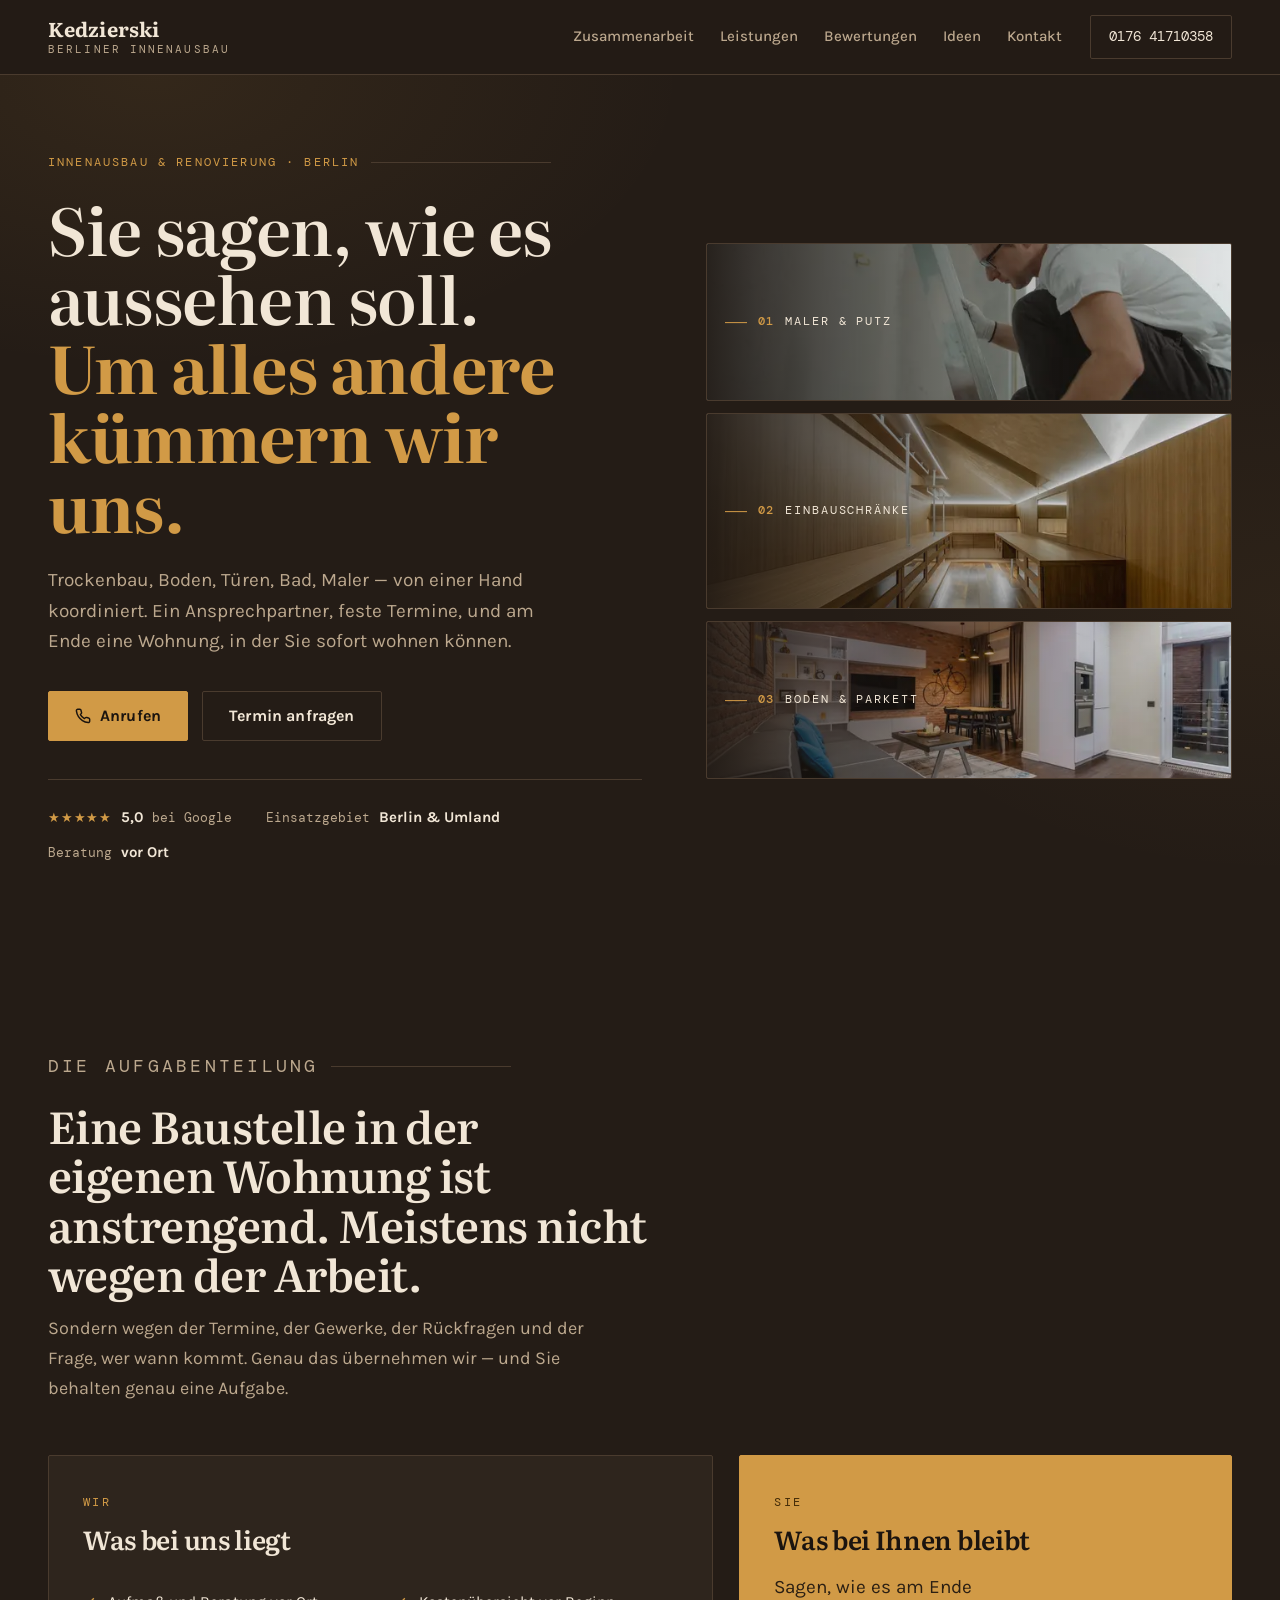
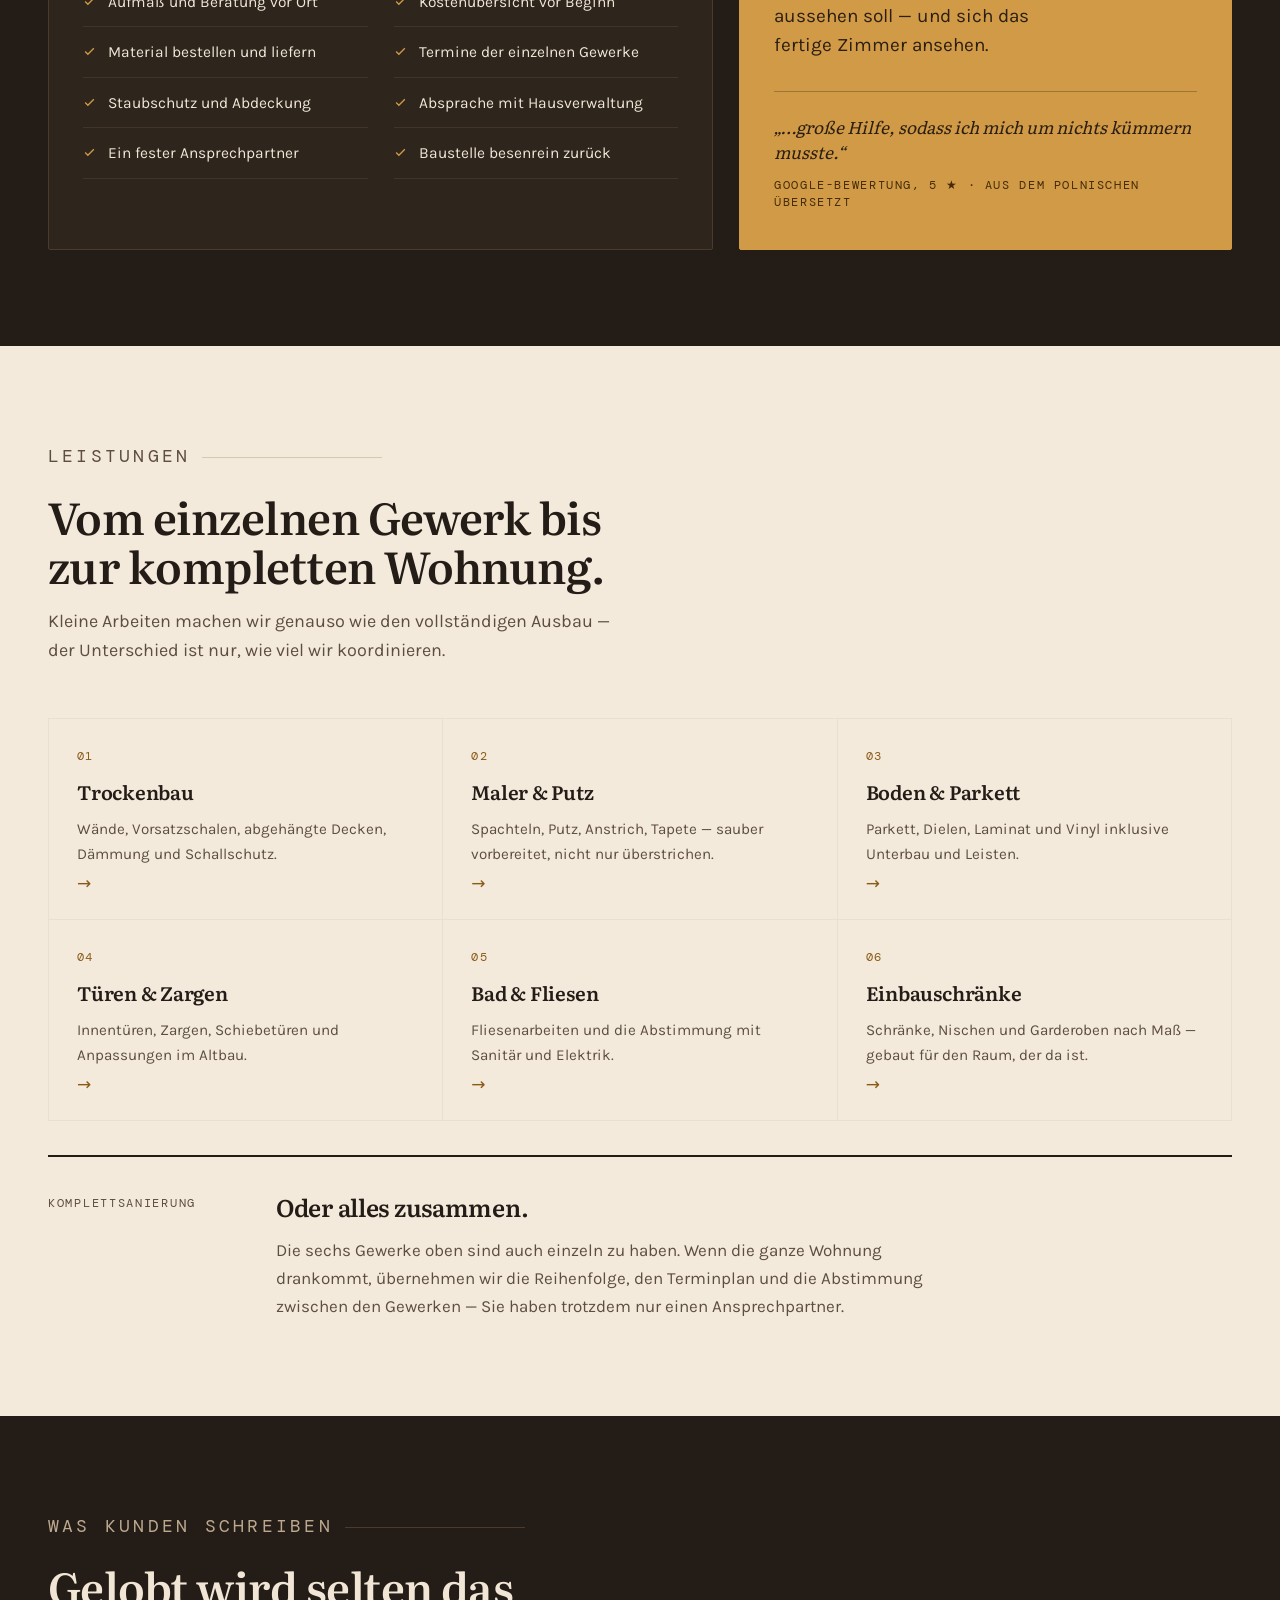
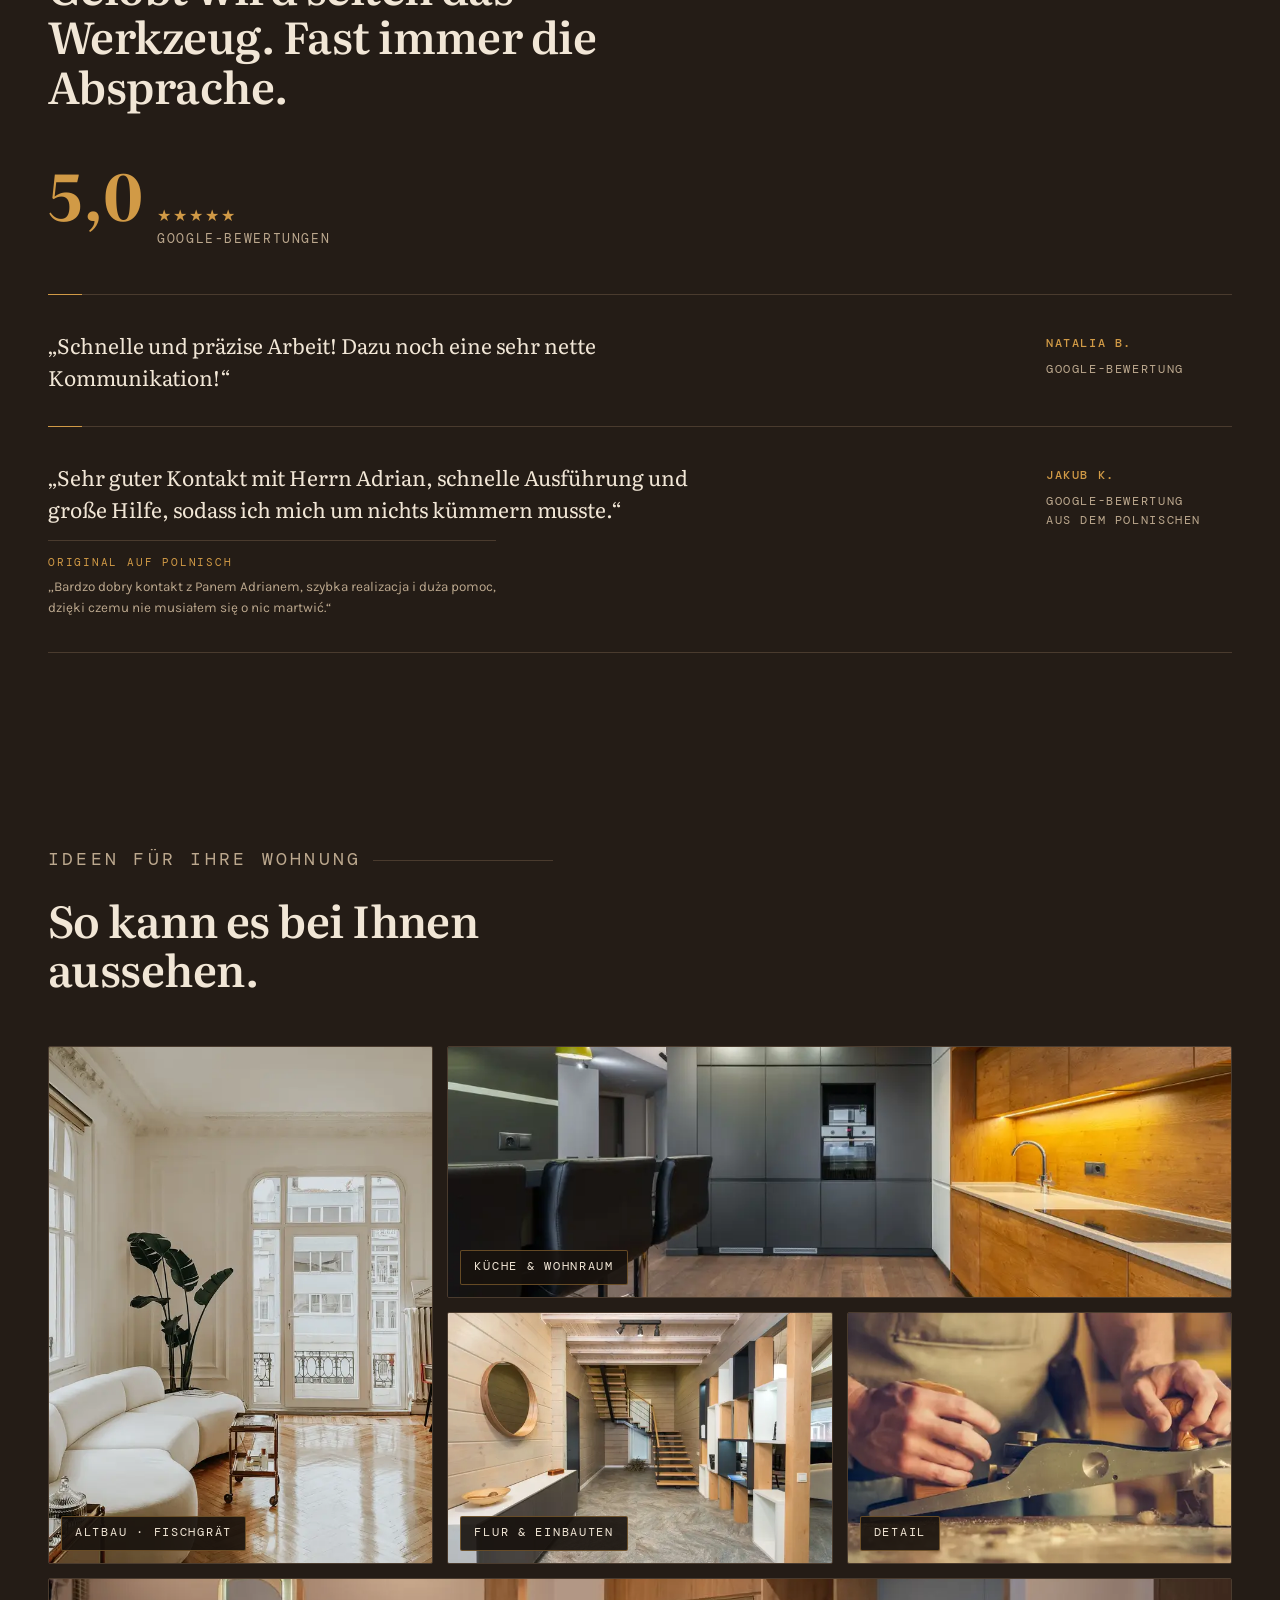
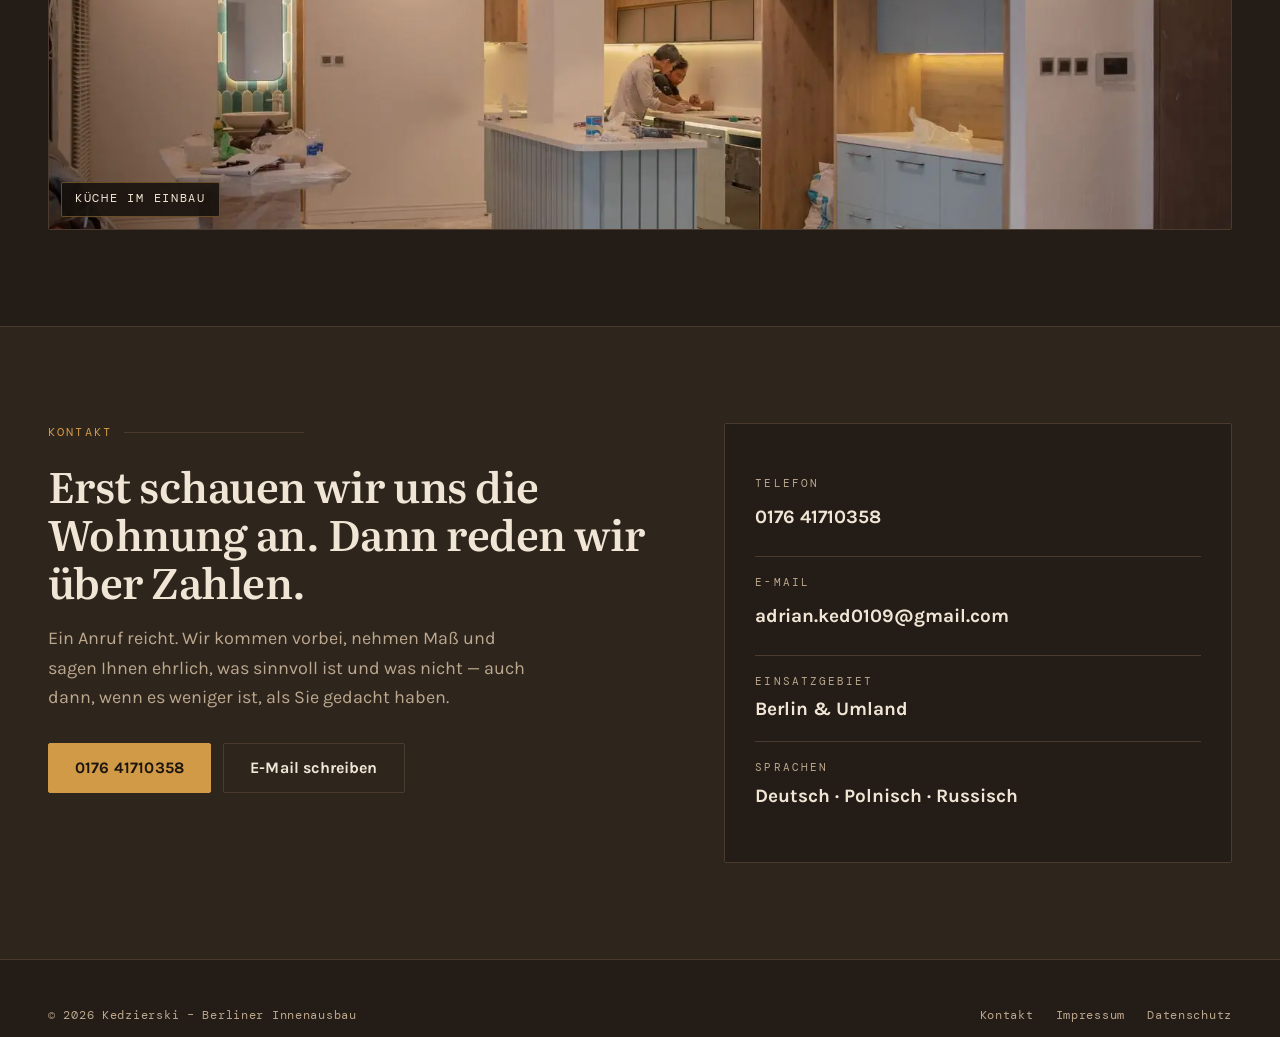
<file: index.html>
<!DOCTYPE html><html lang="de" data-astro-cid-5hce7sga> <head><meta charset="utf-8"><meta name="viewport" content="width=device-width, initial-scale=1"><title>Innenausbau &amp; Renovierung Berlin | Kedzierski</title><meta name="description" content="Innenausbau und Renovierung in Berlin: Trockenbau, Maler &#38; Putz, Parkett, Türen, Bad &#38; Fliesen, Einbauschränke – einzeln oder als Komplettsanierung aus einer Hand."><link rel="canonical" href="https://kedzierski-innenausbau.de/"><meta name="theme-color" content="#241C16"><link rel="icon" href="/favicon.ico" sizes="32x32"><link rel="icon" href="/icon-192.png" type="image/png" sizes="192x192"><link rel="apple-touch-icon" href="/apple-touch-icon.png"><!-- share preview (WhatsApp, Facebook, Google Business links) --><meta property="og:type" content="website"><meta property="og:locale" content="de_DE"><meta property="og:site_name" content="Kedzierski – Berliner Innenausbau"><meta property="og:title" content="Innenausbau &#38; Renovierung Berlin | Kedzierski"><meta property="og:description" content="Innenausbau und Renovierung in Berlin: Trockenbau, Maler &#38; Putz, Parkett, Türen, Bad &#38; Fliesen, Einbauschränke – einzeln oder als Komplettsanierung aus einer Hand."><meta property="og:url" content="https://kedzierski-innenausbau.de/"><meta property="og:image" content="https://kedzierski-innenausbau.de/og.jpg"><meta property="og:image:width" content="1200"><meta property="og:image:height" content="630"><meta name="twitter:card" content="summary_large_image"><script type="application/ld+json">{"@context":"https://schema.org","@graph":[{"@type":"HomeAndConstructionBusiness","@id":"https://kedzierski-innenausbau.de/#betrieb","name":"Kedzierski – Berliner Innenausbau","url":"https://kedzierski-innenausbau.de/","telephone":"+4917641710358","email":"adrian.ked0109@gmail.com","image":"https://kedzierski-innenausbau.de/og.jpg","logo":"https://kedzierski-innenausbau.de/icon-512.png","address":{"@type":"PostalAddress","addressLocality":"Berlin","addressCountry":"DE"},"areaServed":{"@type":"City","name":"Berlin"},"knowsLanguage":["de","pl","ru"],"hasMap":"https://maps.google.com/?cid=2458978748510472837","sameAs":["https://maps.google.com/?cid=2458978748510472837"],"hasOfferCatalog":{"@type":"OfferCatalog","name":"Leistungen","itemListElement":[{"@type":"Offer","itemOffered":{"@type":"Service","name":"Trockenbau","url":"https://kedzierski-innenausbau.de/trockenbau/"}},{"@type":"Offer","itemOffered":{"@type":"Service","name":"Maler & Putz","url":"https://kedzierski-innenausbau.de/maler-putz/"}},{"@type":"Offer","itemOffered":{"@type":"Service","name":"Boden & Parkett","url":"https://kedzierski-innenausbau.de/boden-parkett/"}},{"@type":"Offer","itemOffered":{"@type":"Service","name":"Türen & Zargen","url":"https://kedzierski-innenausbau.de/tueren-zargen/"}},{"@type":"Offer","itemOffered":{"@type":"Service","name":"Bad & Fliesen","url":"https://kedzierski-innenausbau.de/bad-fliesen/"}},{"@type":"Offer","itemOffered":{"@type":"Service","name":"Einbauschränke","url":"https://kedzierski-innenausbau.de/einbauschraenke/"}},{"@type":"Offer","itemOffered":{"@type":"Service","name":"Komplettsanierung"}}]}},{"@type":"WebSite","@id":"https://kedzierski-innenausbau.de/#website","url":"https://kedzierski-innenausbau.de/","name":"Kedzierski – Berliner Innenausbau","inLanguage":"de-DE","publisher":{"@id":"https://kedzierski-innenausbau.de/#betrieb"}}]}</script><!-- no Google Fonts, no Maps iframe, no third-party anything: nothing here needs consent --><link rel="stylesheet" href="/_astro/datenschutz.COICJlT1.css">
<link rel="stylesheet" href="/_astro/index.COWUiCpA.css"></head> <body data-astro-cid-5hce7sga> <header class="nav" data-astro-cid-5hce7sga> <div class="wrap nav-in" data-astro-cid-5hce7sga> <a class="brand" href="#top" data-astro-cid-5hce7sga> <b data-astro-cid-5hce7sga>Kedzierski</b> <span data-astro-cid-5hce7sga>Berliner Innenausbau</span> </a> <nav class="nav-links" data-astro-cid-5hce7sga> <a href="#ablauf" data-astro-cid-5hce7sga>Zusammenarbeit</a><a href="#leistungen" data-astro-cid-5hce7sga>Leistungen</a><a href="#bewertungen" data-astro-cid-5hce7sga>Bewertungen</a><a href="#arbeiten" data-astro-cid-5hce7sga>Ideen</a><a href="#kontakt" data-astro-cid-5hce7sga>Kontakt</a> </nav> <a class="nav-tel" href="tel:+4917641710358" data-astro-cid-5hce7sga>0176 41710358</a> </div> </header> <main id="top" data-astro-cid-5hce7sga>   <section class="hero" data-astro-cid-j7pv25f6> <div class="wrap hero-in" data-astro-cid-j7pv25f6> <div data-astro-cid-j7pv25f6> <p class="eyebrow" data-astro-cid-j7pv25f6>Innenausbau &amp; Renovierung · Berlin</p> <h1 data-astro-cid-j7pv25f6>Sie sagen, wie es aussehen soll. <em data-astro-cid-j7pv25f6>Um alles andere kümmern wir uns.</em></h1> <p class="hero-sub" data-astro-cid-j7pv25f6>Trockenbau, Boden, Türen, Bad, Maler — von einer Hand koordiniert. Ein Ansprechpartner, feste Termine, und am Ende eine Wohnung, in der Sie sofort wohnen können.</p> <div class="hero-cta" data-astro-cid-j7pv25f6> <a class="btn btn-solid" href="tel:+4917641710358" data-astro-cid-j7pv25f6> <svg width="16" height="16" viewBox="0 0 24 24" fill="none" stroke="currentColor" stroke-width="2.2" stroke-linecap="round" stroke-linejoin="round" aria-hidden="true" data-astro-cid-j7pv25f6><path d="M22 16.9v3a2 2 0 0 1-2.2 2 19.8 19.8 0 0 1-8.6-3.1 19.5 19.5 0 0 1-6-6A19.8 19.8 0 0 1 2.1 4.2 2 2 0 0 1 4.1 2h3a2 2 0 0 1 2 1.7c.1 1 .4 1.9.7 2.8a2 2 0 0 1-.5 2.1L8.1 9.9a16 16 0 0 0 6 6l1.3-1.2a2 2 0 0 1 2.1-.5c.9.3 1.8.6 2.8.7a2 2 0 0 1 1.7 2Z" data-astro-cid-j7pv25f6></path></svg> Anrufen </a> <a class="btn btn-ghost" href="#kontakt" data-astro-cid-j7pv25f6>Termin anfragen</a> </div> <div class="hero-facts" data-astro-cid-j7pv25f6> <p class="fact" data-astro-cid-j7pv25f6><span class="stars" data-astro-cid-j7pv25f6>★★★★★</span> <b data-astro-cid-j7pv25f6>5,0</b> bei Google</p> <p class="fact" data-astro-cid-j7pv25f6>Einsatzgebiet <b data-astro-cid-j7pv25f6>Berlin &amp; Umland</b></p> <p class="fact" data-astro-cid-j7pv25f6>Beratung <b data-astro-cid-j7pv25f6>vor Ort</b></p> </div> </div> <div class="slats" data-astro-cid-j7pv25f6> <a class="slat" href="/maler-putz/" data-astro-cid-j7pv25f6> <picture data-astro-cid-j7pv25f6><source type="image/webp" srcset="/images/w/pexels-6474192-640.webp 640w, /images/w/pexels-6474192-1100.webp 1100w, /images/w/pexels-6474192-1600.webp 1600w" sizes="(max-width: 900px) calc(100vw - 32px), 540px" data-astro-cid-j7pv25f6><img src="/images/pexels-6474192.jpg" alt="Handwerker verspachtelt mit einem Spachtel eine Wand im Innenausbau" width="1600" height="1067" loading="eager" data-astro-cid-j7pv25f6></picture> <span class="slat-label" data-astro-cid-j7pv25f6><i data-astro-cid-j7pv25f6></i><b data-astro-cid-j7pv25f6>01</b>Maler &amp; Putz</span> </a><a class="slat" href="/einbauschraenke/" data-astro-cid-j7pv25f6> <picture data-astro-cid-j7pv25f6><source type="image/webp" srcset="/images/w/pexels-20705883-640.webp 640w, /images/w/pexels-20705883-1100.webp 1100w, /images/w/pexels-20705883-1600.webp 1600w" sizes="(max-width: 900px) calc(100vw - 32px), 540px" data-astro-cid-j7pv25f6><img src="/images/pexels-20705883.jpg" alt="Begehbarer Kleiderschrank aus Nussbaumholz mit indirekter Beleuchtung" width="1600" height="1067" loading="eager" data-astro-cid-j7pv25f6></picture> <span class="slat-label" data-astro-cid-j7pv25f6><i data-astro-cid-j7pv25f6></i><b data-astro-cid-j7pv25f6>02</b>Einbauschränke</span> </a><a class="slat" href="/boden-parkett/" data-astro-cid-j7pv25f6> <picture data-astro-cid-j7pv25f6><source type="image/webp" srcset="/images/w/pexels-7018252-640.webp 640w, /images/w/pexels-7018252-1100.webp 1100w, /images/w/pexels-7018252-1600.webp 1600w" sizes="(max-width: 900px) calc(100vw - 32px), 540px" data-astro-cid-j7pv25f6><img src="/images/pexels-7018252.jpg" alt="Wohnzimmer mit dunklem Dielenboden und Ziegelwand nach dem Ausbau" width="1600" height="1067" loading="eager" data-astro-cid-j7pv25f6></picture> <span class="slat-label" data-astro-cid-j7pv25f6><i data-astro-cid-j7pv25f6></i><b data-astro-cid-j7pv25f6>03</b>Boden &amp; Parkett</span> </a> </div> </div> </section>  <section class="sec" id="ablauf" data-astro-cid-j7pv25f6> <div class="wrap" data-astro-cid-j7pv25f6> <div class="sec-head" data-astro-cid-j7pv25f6> <p class="eyebrow" data-astro-cid-j7pv25f6>Die Aufgabenteilung</p> <h2 data-astro-cid-j7pv25f6>Eine Baustelle in der eigenen Wohnung ist anstrengend. Meistens nicht wegen der Arbeit.</h2> <p class="sec-sub dark" data-astro-cid-j7pv25f6>Sondern wegen der Termine, der Gewerke, der Rückfragen und der Frage, wer wann kommt. Genau das übernehmen wir — und Sie behalten genau eine Aufgabe.</p> </div> <div class="split" data-astro-cid-j7pv25f6> <div class="col" data-astro-cid-j7pv25f6> <p class="col-tag" data-astro-cid-j7pv25f6>Wir</p> <h3 data-astro-cid-j7pv25f6>Was bei uns liegt</h3> <ul class="tasks" data-astro-cid-j7pv25f6> <li data-astro-cid-j7pv25f6> <svg viewBox="0 0 24 24" aria-hidden="true" data-astro-cid-j7pv25f6><path d="M20 6 9 17l-5-5" data-astro-cid-j7pv25f6></path></svg>Aufmaß und Beratung vor Ort </li><li data-astro-cid-j7pv25f6> <svg viewBox="0 0 24 24" aria-hidden="true" data-astro-cid-j7pv25f6><path d="M20 6 9 17l-5-5" data-astro-cid-j7pv25f6></path></svg>Kostenübersicht vor Beginn </li><li data-astro-cid-j7pv25f6> <svg viewBox="0 0 24 24" aria-hidden="true" data-astro-cid-j7pv25f6><path d="M20 6 9 17l-5-5" data-astro-cid-j7pv25f6></path></svg>Material bestellen und liefern </li><li data-astro-cid-j7pv25f6> <svg viewBox="0 0 24 24" aria-hidden="true" data-astro-cid-j7pv25f6><path d="M20 6 9 17l-5-5" data-astro-cid-j7pv25f6></path></svg>Termine der einzelnen Gewerke </li><li data-astro-cid-j7pv25f6> <svg viewBox="0 0 24 24" aria-hidden="true" data-astro-cid-j7pv25f6><path d="M20 6 9 17l-5-5" data-astro-cid-j7pv25f6></path></svg>Staubschutz und Abdeckung </li><li data-astro-cid-j7pv25f6> <svg viewBox="0 0 24 24" aria-hidden="true" data-astro-cid-j7pv25f6><path d="M20 6 9 17l-5-5" data-astro-cid-j7pv25f6></path></svg>Absprache mit Hausverwaltung </li><li data-astro-cid-j7pv25f6> <svg viewBox="0 0 24 24" aria-hidden="true" data-astro-cid-j7pv25f6><path d="M20 6 9 17l-5-5" data-astro-cid-j7pv25f6></path></svg>Ein fester Ansprechpartner </li><li data-astro-cid-j7pv25f6> <svg viewBox="0 0 24 24" aria-hidden="true" data-astro-cid-j7pv25f6><path d="M20 6 9 17l-5-5" data-astro-cid-j7pv25f6></path></svg>Baustelle besenrein zurück </li> </ul> </div> <div class="col accent" data-astro-cid-j7pv25f6> <p class="col-tag" data-astro-cid-j7pv25f6>Sie</p> <h3 data-astro-cid-j7pv25f6>Was bei Ihnen bleibt</h3> <p class="accent-body" data-astro-cid-j7pv25f6>Sagen, wie es am Ende aussehen soll — und sich das fertige Zimmer ansehen.</p> <blockquote class="accent-quote" data-astro-cid-j7pv25f6> „…große Hilfe, sodass ich mich um nichts kümmern musste.“ <cite data-astro-cid-j7pv25f6>Google-Bewertung, 5 ★ · aus dem Polnischen übersetzt</cite> </blockquote> </div> </div> </div> </section>  <section class="sec light" id="leistungen" data-astro-cid-j7pv25f6> <div class="wrap" data-astro-cid-j7pv25f6> <div class="sec-head" data-astro-cid-j7pv25f6> <p class="eyebrow on-light" data-astro-cid-j7pv25f6>Leistungen</p> <h2 data-astro-cid-j7pv25f6>Vom einzelnen Gewerk bis zur kompletten Wohnung.</h2> <p class="sec-sub" data-astro-cid-j7pv25f6>
Kleine Arbeiten machen wir genauso wie den vollständigen Ausbau — der Unterschied
          ist nur, wie viel wir koordinieren.
</p> </div> <div class="lv" data-astro-cid-j7pv25f6> <a class="lv-item" href="/trockenbau/" data-astro-cid-j7pv25f6> <p class="lv-n" data-astro-cid-j7pv25f6>01</p> <h3 data-astro-cid-j7pv25f6>Trockenbau</h3> <p class="lv-t" data-astro-cid-j7pv25f6>Wände, Vorsatzschalen, abgehängte Decken, Dämmung und Schallschutz.</p> <span class="lv-go" aria-hidden="true" data-astro-cid-j7pv25f6>→</span> </a><a class="lv-item" href="/maler-putz/" data-astro-cid-j7pv25f6> <p class="lv-n" data-astro-cid-j7pv25f6>02</p> <h3 data-astro-cid-j7pv25f6>Maler &amp; Putz</h3> <p class="lv-t" data-astro-cid-j7pv25f6>Spachteln, Putz, Anstrich, Tapete — sauber vorbereitet, nicht nur überstrichen.</p> <span class="lv-go" aria-hidden="true" data-astro-cid-j7pv25f6>→</span> </a><a class="lv-item" href="/boden-parkett/" data-astro-cid-j7pv25f6> <p class="lv-n" data-astro-cid-j7pv25f6>03</p> <h3 data-astro-cid-j7pv25f6>Boden &amp; Parkett</h3> <p class="lv-t" data-astro-cid-j7pv25f6>Parkett, Dielen, Laminat und Vinyl inklusive Unterbau und Leisten.</p> <span class="lv-go" aria-hidden="true" data-astro-cid-j7pv25f6>→</span> </a><a class="lv-item" href="/tueren-zargen/" data-astro-cid-j7pv25f6> <p class="lv-n" data-astro-cid-j7pv25f6>04</p> <h3 data-astro-cid-j7pv25f6>Türen &amp; Zargen</h3> <p class="lv-t" data-astro-cid-j7pv25f6>Innentüren, Zargen, Schiebetüren und Anpassungen im Altbau.</p> <span class="lv-go" aria-hidden="true" data-astro-cid-j7pv25f6>→</span> </a><a class="lv-item" href="/bad-fliesen/" data-astro-cid-j7pv25f6> <p class="lv-n" data-astro-cid-j7pv25f6>05</p> <h3 data-astro-cid-j7pv25f6>Bad &amp; Fliesen</h3> <p class="lv-t" data-astro-cid-j7pv25f6>Fliesenarbeiten und die Abstimmung mit Sanitär und Elektrik.</p> <span class="lv-go" aria-hidden="true" data-astro-cid-j7pv25f6>→</span> </a><a class="lv-item" href="/einbauschraenke/" data-astro-cid-j7pv25f6> <p class="lv-n" data-astro-cid-j7pv25f6>06</p> <h3 data-astro-cid-j7pv25f6>Einbauschränke</h3> <p class="lv-t" data-astro-cid-j7pv25f6>Schränke, Nischen und Garderoben nach Maß — gebaut für den Raum, der da ist.</p> <span class="lv-go" aria-hidden="true" data-astro-cid-j7pv25f6>→</span> </a> </div> <!-- Umbrella, deliberately NOT a tile: no number, no arrow, full width. --> <aside class="umbrella" data-astro-cid-j7pv25f6> <p class="um-label" data-astro-cid-j7pv25f6>Komplettsanierung</p> <div data-astro-cid-j7pv25f6> <h3 data-astro-cid-j7pv25f6>Oder alles zusammen.</h3> <p data-astro-cid-j7pv25f6>Die sechs Gewerke oben sind auch einzeln zu haben. Wenn die ganze Wohnung drankommt, übernehmen wir die Reihenfolge, den Terminplan und die Abstimmung zwischen den Gewerken — Sie haben trotzdem nur einen Ansprechpartner.</p> </div> </aside> </div> </section>  <section class="sec" id="bewertungen" data-astro-cid-j7pv25f6> <div class="wrap" data-astro-cid-j7pv25f6> <div class="sec-head" data-astro-cid-j7pv25f6> <p class="eyebrow" data-astro-cid-j7pv25f6>Was Kunden schreiben</p> <h2 data-astro-cid-j7pv25f6>Gelobt wird selten das Werkzeug. Fast immer die Absprache.</h2> </div> <div class="rev-top" data-astro-cid-j7pv25f6> <div class="score" data-astro-cid-j7pv25f6> <b data-astro-cid-j7pv25f6>5,0</b> <p class="meta" data-astro-cid-j7pv25f6><span class="stars" data-astro-cid-j7pv25f6>★★★★★</span>Google-Bewertungen</p> </div> </div> <div class="revs" data-astro-cid-j7pv25f6> <blockquote class="rev" data-astro-cid-j7pv25f6> <div class="rev-body" data-astro-cid-j7pv25f6> <p data-astro-cid-j7pv25f6>„Schnelle und präzise Arbeit! Dazu noch eine sehr nette Kommunikation!“</p>  </div> <footer data-astro-cid-j7pv25f6> <b data-astro-cid-j7pv25f6>Natalia B.</b>Google-Bewertung </footer> </blockquote><blockquote class="rev" data-astro-cid-j7pv25f6> <div class="rev-body" data-astro-cid-j7pv25f6> <p data-astro-cid-j7pv25f6>„Sehr guter Kontakt mit Herrn Adrian, schnelle Ausführung und große Hilfe, sodass ich mich um nichts kümmern musste.“</p> <p class="rev-orig" data-astro-cid-j7pv25f6> <span data-astro-cid-j7pv25f6>Original auf Polnisch</span> <i lang="pl" data-astro-cid-j7pv25f6>„Bardzo dobry kontakt z Panem Adrianem, szybka realizacja i duża pomoc, dzięki czemu nie musiałem się o nic martwić.“</i> </p> </div> <footer data-astro-cid-j7pv25f6> <b data-astro-cid-j7pv25f6>Jakub K.</b>Google-Bewertung<br data-astro-cid-j7pv25f6>aus dem Polnischen </footer> </blockquote> </div> </div> </section>  <section class="sec" id="arbeiten" data-astro-cid-j7pv25f6> <div class="wrap" data-astro-cid-j7pv25f6> <div class="sec-head" data-astro-cid-j7pv25f6> <p class="eyebrow" data-astro-cid-j7pv25f6>Ideen für Ihre Wohnung</p> <h2 data-astro-cid-j7pv25f6>So kann es bei Ihnen aussehen.</h2> </div> <div class="gal" data-astro-cid-j7pv25f6> <figure class="tile tall" data-astro-cid-j7pv25f6> <picture data-astro-cid-j7pv25f6><source type="image/webp" srcset="/images/w/pexels-7098014-640.webp 640w, /images/w/pexels-7098014-1100.webp 1100w, /images/w/pexels-7098014-1600.webp 1600w" sizes="(max-width: 900px) 100vw, 390px" data-astro-cid-j7pv25f6><img src="/images/pexels-7098014.jpg" alt="Heller Altbauraum mit Fischgrätparkett, Stuck und Balkontür" loading="lazy" decoding="async" data-astro-cid-j7pv25f6></picture> <figcaption class="tile-cap" data-astro-cid-j7pv25f6>Altbau · Fischgrät</figcaption> </figure><figure class="tile w2" data-astro-cid-j7pv25f6> <picture data-astro-cid-j7pv25f6><source type="image/webp" srcset="/images/w/pexels-8089079-640.webp 640w, /images/w/pexels-8089079-1100.webp 1100w, /images/w/pexels-8089079-1600.webp 1600w" sizes="(max-width: 900px) 100vw, 790px" data-astro-cid-j7pv25f6><img src="/images/pexels-8089079.jpg" alt="Küchenzeile aus Eiche mit indirekter Beleuchtung und dunklem Dielenboden" loading="lazy" decoding="async" data-astro-cid-j7pv25f6></picture> <figcaption class="tile-cap" data-astro-cid-j7pv25f6>Küche &amp; Wohnraum</figcaption> </figure><figure class="tile " data-astro-cid-j7pv25f6> <picture data-astro-cid-j7pv25f6><source type="image/webp" srcset="/images/w/pexels-7061391-640.webp 640w, /images/w/pexels-7061391-1100.webp 1100w, /images/w/pexels-7061391-1600.webp 1600w" sizes="(max-width: 900px) 50vw, 390px" data-astro-cid-j7pv25f6><img src="/images/pexels-7061391.jpg" alt="Flur mit Holzverkleidung, Treppe und eingebauten Regalen" loading="lazy" decoding="async" data-astro-cid-j7pv25f6></picture> <figcaption class="tile-cap" data-astro-cid-j7pv25f6>Flur &amp; Einbauten</figcaption> </figure><figure class="tile " data-astro-cid-j7pv25f6> <picture data-astro-cid-j7pv25f6><source type="image/webp" srcset="/images/w/pexels-374861-640.webp 640w, /images/w/pexels-374861-1100.webp 1100w, /images/w/pexels-374861-1600.webp 1600w" sizes="(max-width: 900px) 50vw, 390px" data-astro-cid-j7pv25f6><img src="/images/pexels-374861.jpg" alt="Handwerker bearbeitet ein Holzbrett mit einem Handhobel" loading="lazy" decoding="async" data-astro-cid-j7pv25f6></picture> <figcaption class="tile-cap" data-astro-cid-j7pv25f6>Detail</figcaption> </figure><figure class="tile w3" data-astro-cid-j7pv25f6> <picture data-astro-cid-j7pv25f6><source type="image/webp" srcset="/images/w/pexels-15124970-640.webp 640w, /images/w/pexels-15124970-1100.webp 1100w, /images/w/pexels-15124970-1600.webp 1600w" sizes="(max-width: 900px) 100vw, 1190px" data-astro-cid-j7pv25f6><img src="/images/pexels-15124970.jpg" alt="Handwerker beim Einbau einer Küche in einer Wohnung im Umbau" loading="lazy" decoding="async" data-astro-cid-j7pv25f6></picture> <figcaption class="tile-cap" data-astro-cid-j7pv25f6>Küche im Einbau</figcaption> </figure> </div>  </div> </section>  <section class="sec kontakt" id="kontakt" data-astro-cid-j7pv25f6> <div class="wrap k-grid" data-astro-cid-j7pv25f6> <div data-astro-cid-j7pv25f6> <p class="eyebrow" data-astro-cid-j7pv25f6>Kontakt</p> <h2 data-astro-cid-j7pv25f6>Erst schauen wir uns die Wohnung an. Dann reden wir über Zahlen.</h2> <p class="k-lead" data-astro-cid-j7pv25f6>Ein Anruf reicht. Wir kommen vorbei, nehmen Maß und sagen Ihnen ehrlich, was sinnvoll ist und was nicht — auch dann, wenn es weniger ist, als Sie gedacht haben.</p> <div class="k-btns" data-astro-cid-j7pv25f6> <a class="btn btn-solid" href="tel:+4917641710358" data-astro-cid-j7pv25f6>0176 41710358</a> <a class="btn btn-ghost" href="mailto:adrian.ked0109@gmail.com" data-astro-cid-j7pv25f6>E-Mail schreiben</a> </div> </div> <div class="k-card" data-astro-cid-j7pv25f6> <div class="k-row" data-astro-cid-j7pv25f6><span data-astro-cid-j7pv25f6>Telefon</span><a href="tel:+4917641710358" data-astro-cid-j7pv25f6>0176 41710358</a></div> <div class="k-row" data-astro-cid-j7pv25f6><span data-astro-cid-j7pv25f6>E-Mail</span><a href="mailto:adrian.ked0109@gmail.com" data-astro-cid-j7pv25f6>adrian.ked0109@gmail.com</a></div> <div class="k-row" data-astro-cid-j7pv25f6><span data-astro-cid-j7pv25f6>Einsatzgebiet</span><strong data-astro-cid-j7pv25f6>Berlin &amp; Umland</strong></div>  <div class="k-row" data-astro-cid-j7pv25f6><span data-astro-cid-j7pv25f6>Sprachen</span><strong data-astro-cid-j7pv25f6>Deutsch · Polnisch · Russisch</strong></div> </div> </div> </section>  </main> <footer class="foot" data-astro-cid-5hce7sga> <div class="wrap foot-in" data-astro-cid-5hce7sga> <p data-astro-cid-5hce7sga>© 2026 Kedzierski – Berliner Innenausbau</p> <nav data-astro-cid-5hce7sga> <a href="#kontakt" data-astro-cid-5hce7sga>Kontakt</a> <a href="/impressum/" data-astro-cid-5hce7sga>Impressum</a> <a href="/datenschutz/" data-astro-cid-5hce7sga>Datenschutz</a> </nav> </div> </footer>  </body> </html>
</file>
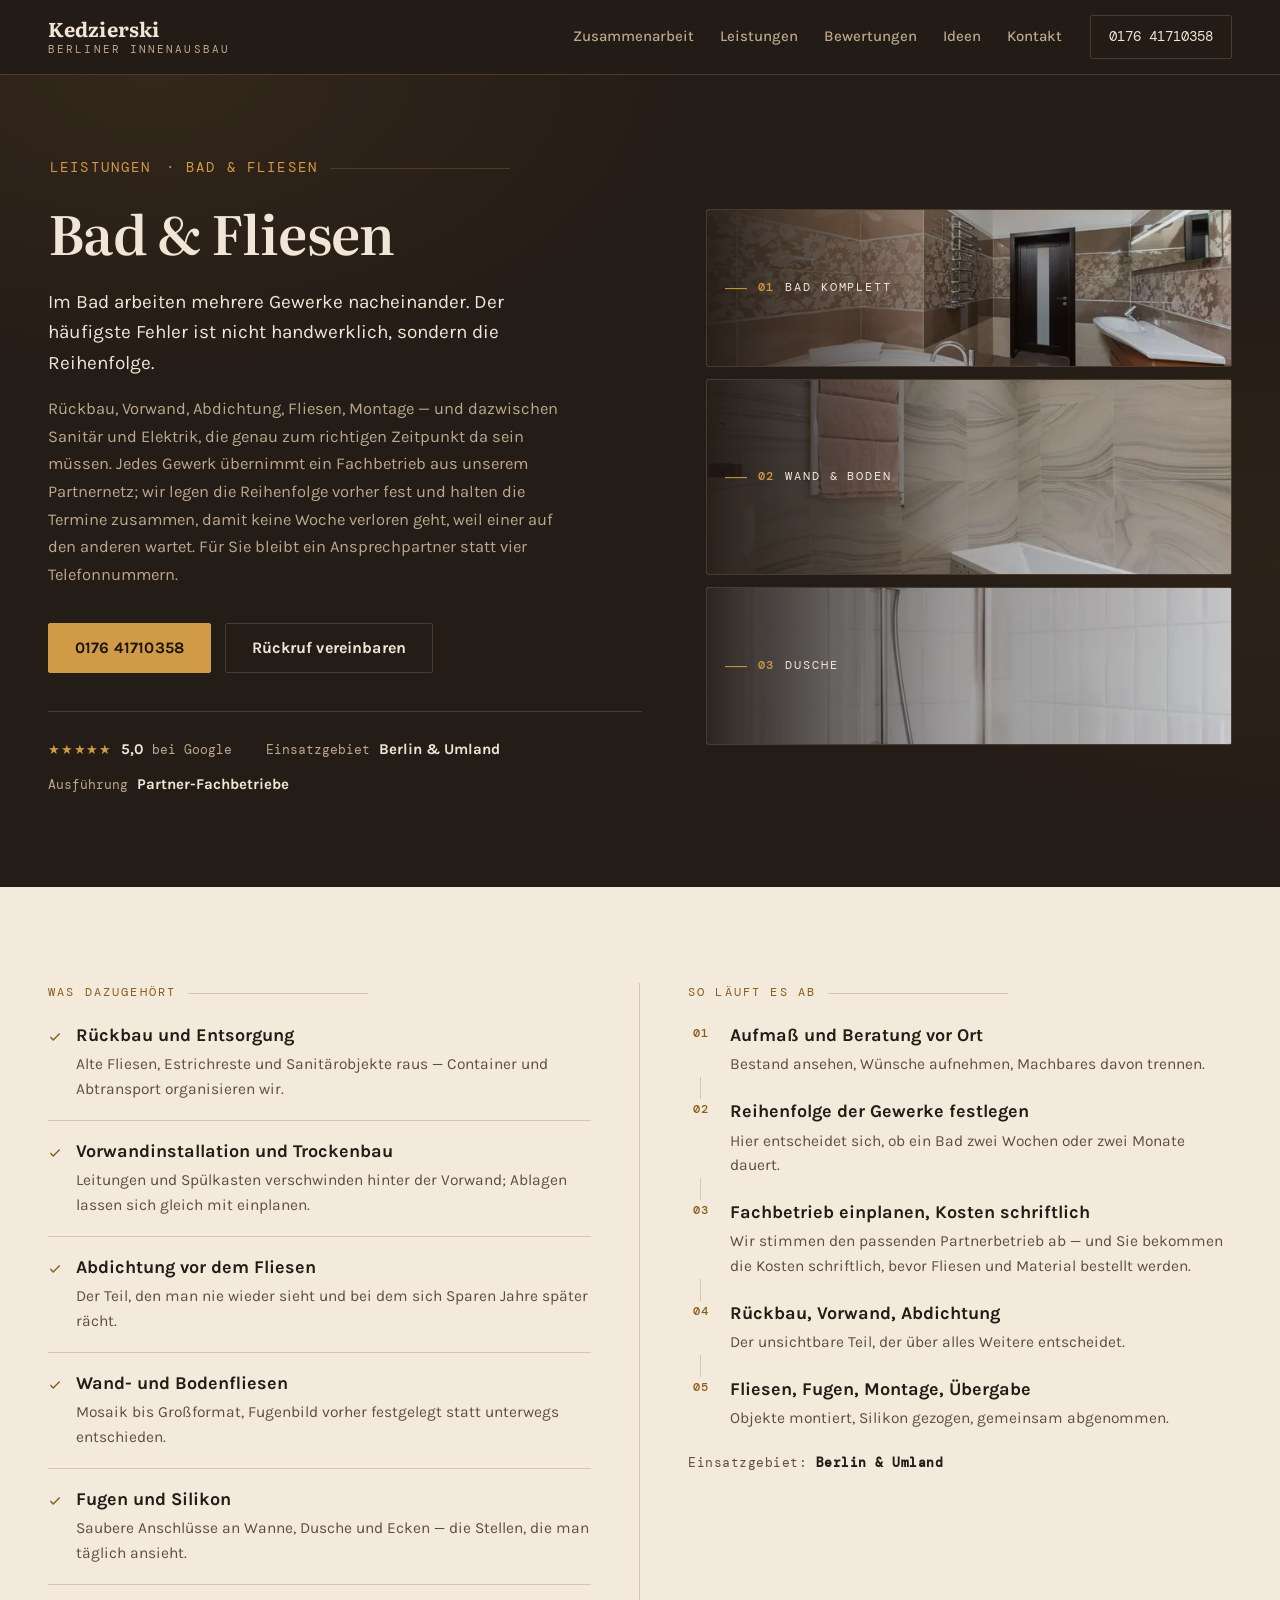
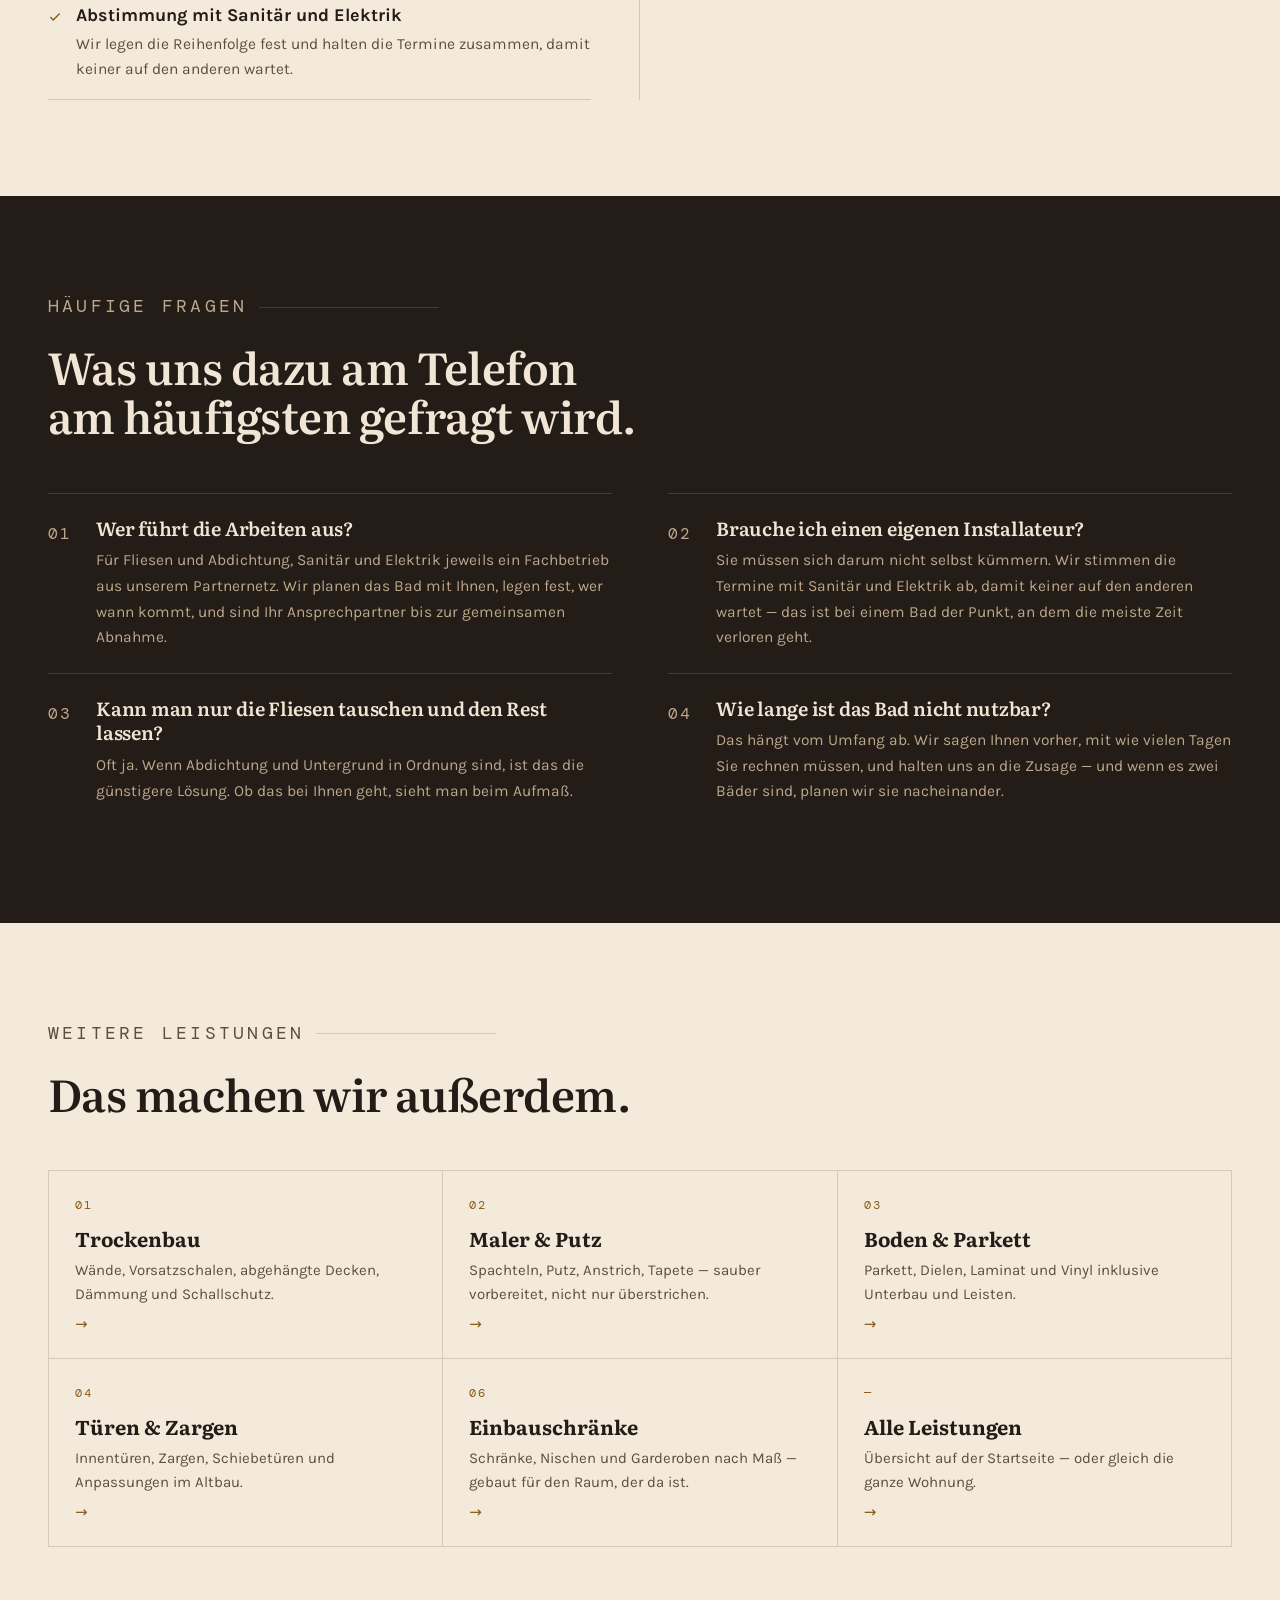
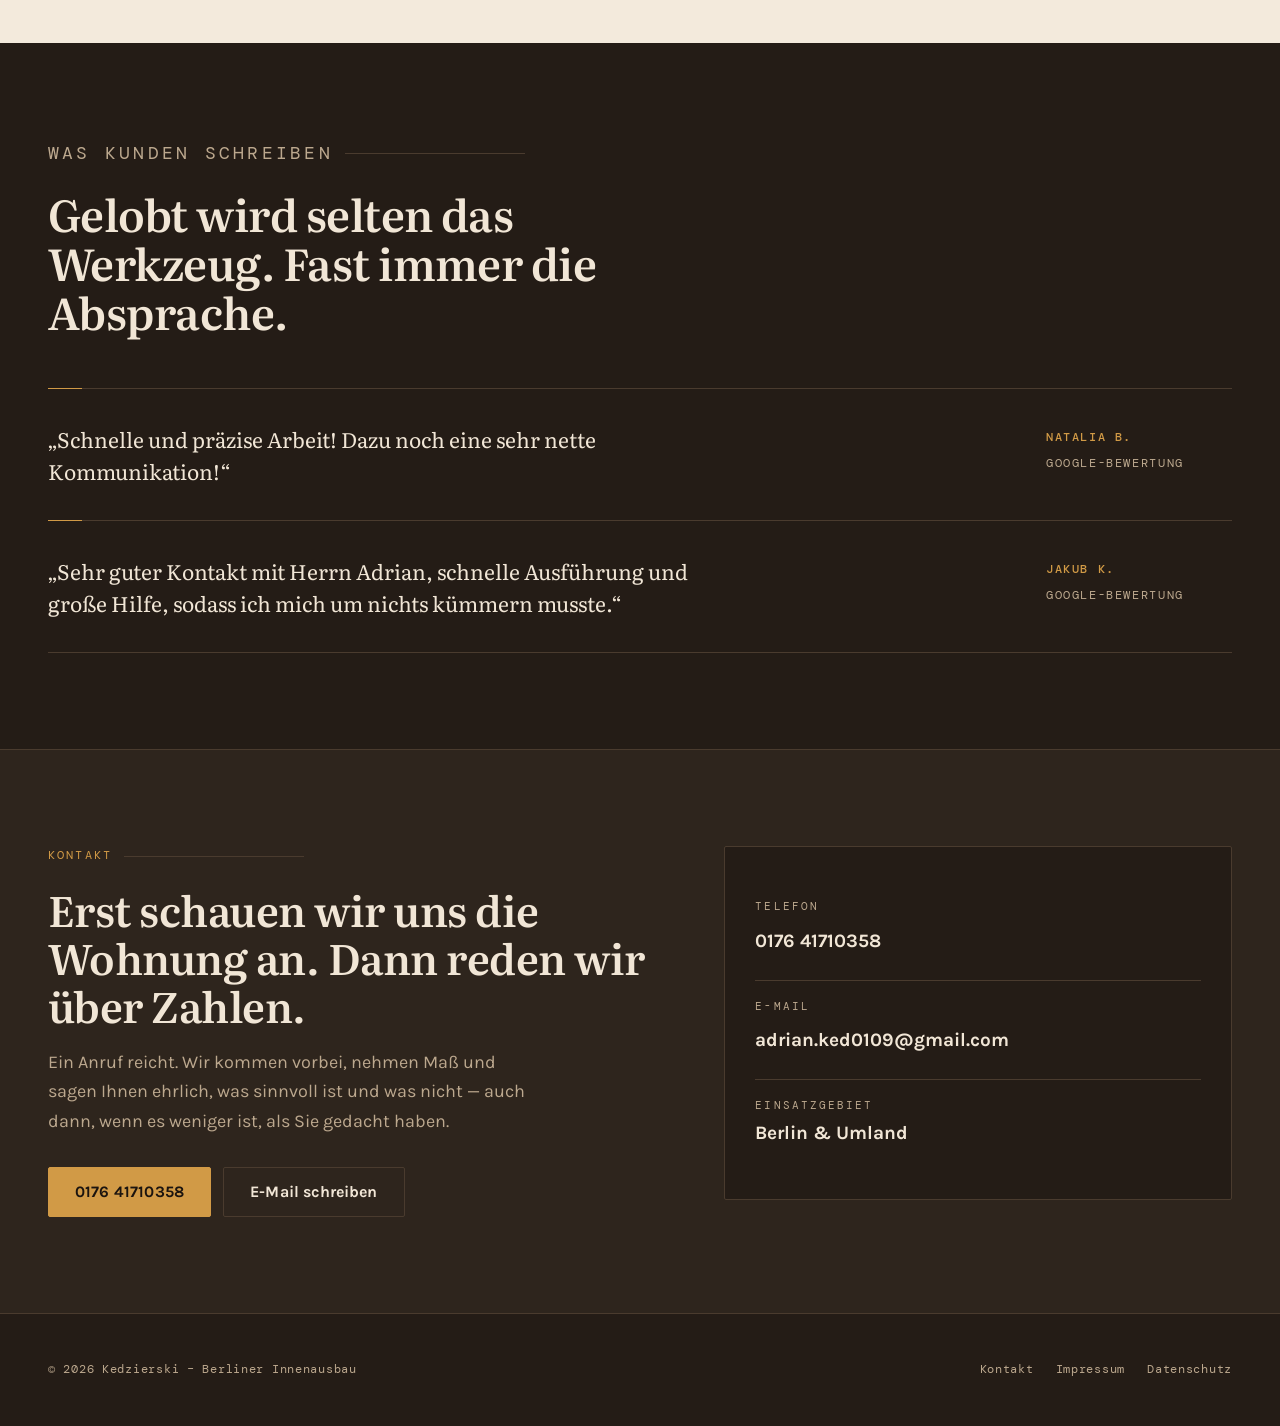
<file: bad-fliesen/index.html>
<!DOCTYPE html><html lang="de" data-astro-cid-5hce7sga> <head><meta charset="utf-8"><meta name="viewport" content="width=device-width, initial-scale=1"><title>Bad renovieren &amp; Fliesen Berlin | Kedzierski</title><meta name="description" content="Bad und Fliesen in Berlin: Fliesen, Abdichtung, Sanitär und Elektrik von Fachbetrieben – wir planen die Reihenfolge, damit niemand zweimal kommt."><link rel="canonical" href="https://kedzierski-innenausbau.de/bad-fliesen/"><meta name="theme-color" content="#241C16"><link rel="icon" href="/favicon.ico" sizes="32x32"><link rel="icon" href="/icon-192.png" type="image/png" sizes="192x192"><link rel="apple-touch-icon" href="/apple-touch-icon.png"><!-- share preview (WhatsApp, Facebook, Google Business links) --><meta property="og:type" content="website"><meta property="og:locale" content="de_DE"><meta property="og:site_name" content="Kedzierski – Berliner Innenausbau"><meta property="og:title" content="Bad renovieren &#38; Fliesen Berlin | Kedzierski"><meta property="og:description" content="Bad und Fliesen in Berlin: Fliesen, Abdichtung, Sanitär und Elektrik von Fachbetrieben – wir planen die Reihenfolge, damit niemand zweimal kommt."><meta property="og:url" content="https://kedzierski-innenausbau.de/bad-fliesen/"><meta property="og:image" content="https://kedzierski-innenausbau.de/og.jpg"><meta property="og:image:width" content="1200"><meta property="og:image:height" content="630"><meta name="twitter:card" content="summary_large_image"><script type="application/ld+json">{"@context":"https://schema.org","@graph":[{"@type":"HomeAndConstructionBusiness","@id":"https://kedzierski-innenausbau.de/#betrieb","name":"Kedzierski – Berliner Innenausbau","url":"https://kedzierski-innenausbau.de/","telephone":"+4917641710358","email":"adrian.ked0109@gmail.com","image":"https://kedzierski-innenausbau.de/og.jpg","logo":"https://kedzierski-innenausbau.de/icon-512.png","address":{"@type":"PostalAddress","addressLocality":"Berlin","addressCountry":"DE"},"areaServed":{"@type":"City","name":"Berlin"},"knowsLanguage":["de","pl","ru"],"hasMap":"https://maps.google.com/?cid=2458978748510472837","sameAs":["https://maps.google.com/?cid=2458978748510472837"]},{"@type":"Service","name":"Bad & Fliesen in Berlin","serviceType":"Bad & Fliesen","description":"Bad und Fliesen in Berlin: Fliesen, Abdichtung, Sanitär und Elektrik von Fachbetrieben – wir planen die Reihenfolge, damit niemand zweimal kommt.","url":"https://kedzierski-innenausbau.de/bad-fliesen/","areaServed":{"@type":"City","name":"Berlin"},"provider":{"@id":"https://kedzierski-innenausbau.de/#betrieb"}},{"@type":"BreadcrumbList","itemListElement":[{"@type":"ListItem","position":1,"name":"Startseite","item":"https://kedzierski-innenausbau.de/"},{"@type":"ListItem","position":2,"name":"Bad & Fliesen","item":"https://kedzierski-innenausbau.de/bad-fliesen/"}]}]}</script><!-- no Google Fonts, no Maps iframe, no third-party anything: nothing here needs consent --><link rel="stylesheet" href="/_astro/datenschutz.COICJlT1.css">
<link rel="stylesheet" href="/_astro/_slug_.DGJDWfP5.css"></head> <body data-astro-cid-5hce7sga> <header class="nav" data-astro-cid-5hce7sga> <div class="wrap nav-in" data-astro-cid-5hce7sga> <a class="brand" href="/" data-astro-cid-5hce7sga> <b data-astro-cid-5hce7sga>Kedzierski</b> <span data-astro-cid-5hce7sga>Berliner Innenausbau</span> </a> <nav class="nav-links" data-astro-cid-5hce7sga> <a href="/#ablauf" data-astro-cid-5hce7sga>Zusammenarbeit</a><a href="/#leistungen" data-astro-cid-5hce7sga>Leistungen</a><a href="/#bewertungen" data-astro-cid-5hce7sga>Bewertungen</a><a href="/#arbeiten" data-astro-cid-5hce7sga>Ideen</a><a href="/#kontakt" data-astro-cid-5hce7sga>Kontakt</a> </nav> <a class="nav-tel" href="tel:+4917641710358" data-astro-cid-5hce7sga>0176 41710358</a> </div> </header> <main id="top" data-astro-cid-5hce7sga>  <section class="s-hero" data-astro-cid-yvbahnfj> <div class="wrap s-hero-in" data-astro-cid-yvbahnfj> <div data-astro-cid-yvbahnfj> <p class="eyebrow" data-astro-cid-yvbahnfj><a class="crumb" href="/#leistungen" data-astro-cid-yvbahnfj>Leistungen</a> · Bad &amp; Fliesen</p> <h1 data-astro-cid-yvbahnfj>Bad &amp; Fliesen</h1> <p class="s-lead" data-astro-cid-yvbahnfj>Im Bad arbeiten mehrere Gewerke nacheinander. Der häufigste Fehler ist nicht handwerklich, sondern die Reihenfolge.</p> <p class="s-lead2" data-astro-cid-yvbahnfj>Rückbau, Vorwand, Abdichtung, Fliesen, Montage — und dazwischen Sanitär und Elektrik, die genau zum richtigen Zeitpunkt da sein müssen. Jedes Gewerk übernimmt ein Fachbetrieb aus unserem Partnernetz; wir legen die Reihenfolge vorher fest und halten die Termine zusammen, damit keine Woche verloren geht, weil einer auf den anderen wartet. Für Sie bleibt ein Ansprechpartner statt vier Telefonnummern.</p> <div class="cta-row" data-astro-cid-yvbahnfj> <a class="btn btn-solid" href="tel:+4917641710358" data-astro-cid-yvbahnfj>0176 41710358</a> <a class="btn btn-ghost" href="#kontakt" data-astro-cid-yvbahnfj>Rückruf vereinbaren</a> </div>  <div class="hero-facts" data-astro-cid-yvbahnfj> <p class="fact" data-astro-cid-yvbahnfj><span class="stars" data-astro-cid-yvbahnfj>★★★★★</span> <b data-astro-cid-yvbahnfj>5,0</b> bei Google</p> <p class="fact" data-astro-cid-yvbahnfj>Einsatzgebiet <b data-astro-cid-yvbahnfj>Berlin &amp; Umland</b></p>  <p class="fact" data-astro-cid-yvbahnfj>Ausführung <b data-astro-cid-yvbahnfj>Partner-Fachbetriebe</b></p> </div> </div>  <div class="slats" data-astro-cid-yvbahnfj> <figure class="slat" data-astro-cid-yvbahnfj>  <picture data-astro-cid-yvbahnfj><source type="image/webp" srcset="/images/w/pexels-6957081-640.webp 640w, /images/w/pexels-6957081-1100.webp 1100w, /images/w/pexels-6957081-1600.webp 1600w" sizes="(max-width: 900px) calc(100vw - 32px), 540px" data-astro-cid-yvbahnfj><img src="/images/pexels-6957081.jpg" alt="Bad mit Holzunterschrank, freistehender Wanne und gemusterten Fliesen" loading="eager" data-astro-cid-yvbahnfj></picture> <figcaption class="slat-label" data-astro-cid-yvbahnfj> <i data-astro-cid-yvbahnfj></i><b data-astro-cid-yvbahnfj>01</b>Bad komplett </figcaption> </figure><figure class="slat" data-astro-cid-yvbahnfj>  <picture data-astro-cid-yvbahnfj><source type="image/webp" srcset="/images/w/pexels-7018379-640.webp 640w, /images/w/pexels-7018379-1100.webp 1100w, /images/w/pexels-7018379-1600.webp 1600w" sizes="(max-width: 900px) calc(100vw - 32px), 540px" data-astro-cid-yvbahnfj><img src="/images/pexels-7018379.jpg" alt="Gefliester Badbereich mit Wanne und Handtüchern" loading="lazy" data-astro-cid-yvbahnfj></picture> <figcaption class="slat-label" data-astro-cid-yvbahnfj> <i data-astro-cid-yvbahnfj></i><b data-astro-cid-yvbahnfj>02</b>Wand &amp; Boden </figcaption> </figure><figure class="slat" data-astro-cid-yvbahnfj>  <picture data-astro-cid-yvbahnfj><source type="image/webp" srcset="/images/w/pexels-4194867-640.webp 640w, /images/w/pexels-4194867-1100.webp 1100w, /images/w/pexels-4194867-1600.webp 1600w" sizes="(max-width: 900px) calc(100vw - 32px), 540px" data-astro-cid-yvbahnfj><img src="/images/pexels-4194867.jpg" alt="Dusche mit weißen Fliesen und Chrom-Armatur" loading="lazy" data-astro-cid-yvbahnfj></picture> <figcaption class="slat-label" data-astro-cid-yvbahnfj> <i data-astro-cid-yvbahnfj></i><b data-astro-cid-yvbahnfj>03</b>Dusche </figcaption> </figure>  </div> </div> </section> <section class="sec light" data-astro-cid-yvbahnfj> <div class="wrap s-cols" data-astro-cid-yvbahnfj> <div data-astro-cid-yvbahnfj> <p class="eyebrow on-light" data-astro-cid-yvbahnfj>Was dazugehört</p> <ul class="s-list" data-astro-cid-yvbahnfj> <li data-astro-cid-yvbahnfj> <svg viewBox="0 0 24 24" aria-hidden="true" data-astro-cid-yvbahnfj><path d="M20 6 9 17l-5-5" data-astro-cid-yvbahnfj></path></svg> <div data-astro-cid-yvbahnfj><b data-astro-cid-yvbahnfj>Rückbau und Entsorgung</b><span data-astro-cid-yvbahnfj>Alte Fliesen, Estrichreste und Sanitärobjekte raus — Container und Abtransport organisieren wir.</span></div> </li><li data-astro-cid-yvbahnfj> <svg viewBox="0 0 24 24" aria-hidden="true" data-astro-cid-yvbahnfj><path d="M20 6 9 17l-5-5" data-astro-cid-yvbahnfj></path></svg> <div data-astro-cid-yvbahnfj><b data-astro-cid-yvbahnfj>Vorwandinstallation und Trockenbau</b><span data-astro-cid-yvbahnfj>Leitungen und Spülkasten verschwinden hinter der Vorwand; Ablagen lassen sich gleich mit einplanen.</span></div> </li><li data-astro-cid-yvbahnfj> <svg viewBox="0 0 24 24" aria-hidden="true" data-astro-cid-yvbahnfj><path d="M20 6 9 17l-5-5" data-astro-cid-yvbahnfj></path></svg> <div data-astro-cid-yvbahnfj><b data-astro-cid-yvbahnfj>Abdichtung vor dem Fliesen</b><span data-astro-cid-yvbahnfj>Der Teil, den man nie wieder sieht und bei dem sich Sparen Jahre später rächt.</span></div> </li><li data-astro-cid-yvbahnfj> <svg viewBox="0 0 24 24" aria-hidden="true" data-astro-cid-yvbahnfj><path d="M20 6 9 17l-5-5" data-astro-cid-yvbahnfj></path></svg> <div data-astro-cid-yvbahnfj><b data-astro-cid-yvbahnfj>Wand- und Bodenfliesen</b><span data-astro-cid-yvbahnfj>Mosaik bis Großformat, Fugenbild vorher festgelegt statt unterwegs entschieden.</span></div> </li><li data-astro-cid-yvbahnfj> <svg viewBox="0 0 24 24" aria-hidden="true" data-astro-cid-yvbahnfj><path d="M20 6 9 17l-5-5" data-astro-cid-yvbahnfj></path></svg> <div data-astro-cid-yvbahnfj><b data-astro-cid-yvbahnfj>Fugen und Silikon</b><span data-astro-cid-yvbahnfj>Saubere Anschlüsse an Wanne, Dusche und Ecken — die Stellen, die man täglich ansieht.</span></div> </li><li data-astro-cid-yvbahnfj> <svg viewBox="0 0 24 24" aria-hidden="true" data-astro-cid-yvbahnfj><path d="M20 6 9 17l-5-5" data-astro-cid-yvbahnfj></path></svg> <div data-astro-cid-yvbahnfj><b data-astro-cid-yvbahnfj>Abstimmung mit Sanitär und Elektrik</b><span data-astro-cid-yvbahnfj>Wir legen die Reihenfolge fest und halten die Termine zusammen, damit keiner auf den anderen wartet.</span></div> </li> </ul> </div> <div data-astro-cid-yvbahnfj> <p class="eyebrow on-light" data-astro-cid-yvbahnfj>So läuft es ab</p> <ol class="s-steps" data-astro-cid-yvbahnfj> <li data-astro-cid-yvbahnfj> <b data-astro-cid-yvbahnfj>01</b> <div data-astro-cid-yvbahnfj><p class="st" data-astro-cid-yvbahnfj>Aufmaß und Beratung vor Ort</p><span data-astro-cid-yvbahnfj>Bestand ansehen, Wünsche aufnehmen, Machbares davon trennen.</span></div> </li><li data-astro-cid-yvbahnfj> <b data-astro-cid-yvbahnfj>02</b> <div data-astro-cid-yvbahnfj><p class="st" data-astro-cid-yvbahnfj>Reihenfolge der Gewerke festlegen</p><span data-astro-cid-yvbahnfj>Hier entscheidet sich, ob ein Bad zwei Wochen oder zwei Monate dauert.</span></div> </li><li data-astro-cid-yvbahnfj> <b data-astro-cid-yvbahnfj>03</b> <div data-astro-cid-yvbahnfj><p class="st" data-astro-cid-yvbahnfj>Fachbetrieb einplanen, Kosten schriftlich</p><span data-astro-cid-yvbahnfj>Wir stimmen den passenden Partnerbetrieb ab — und Sie bekommen die Kosten schriftlich, bevor Fliesen und Material bestellt werden.</span></div> </li><li data-astro-cid-yvbahnfj> <b data-astro-cid-yvbahnfj>04</b> <div data-astro-cid-yvbahnfj><p class="st" data-astro-cid-yvbahnfj>Rückbau, Vorwand, Abdichtung</p><span data-astro-cid-yvbahnfj>Der unsichtbare Teil, der über alles Weitere entscheidet.</span></div> </li><li data-astro-cid-yvbahnfj> <b data-astro-cid-yvbahnfj>05</b> <div data-astro-cid-yvbahnfj><p class="st" data-astro-cid-yvbahnfj>Fliesen, Fugen, Montage, Übergabe</p><span data-astro-cid-yvbahnfj>Objekte montiert, Silikon gezogen, gemeinsam abgenommen.</span></div> </li> </ol> <p class="s-area" data-astro-cid-yvbahnfj>Einsatzgebiet: <strong data-astro-cid-yvbahnfj>Berlin &amp; Umland</strong></p> </div> </div> </section> <section class="sec" data-astro-cid-yvbahnfj> <div class="wrap" data-astro-cid-yvbahnfj> <div class="sec-head" data-astro-cid-yvbahnfj> <p class="eyebrow" data-astro-cid-yvbahnfj>Häufige Fragen</p> <h2 data-astro-cid-yvbahnfj>Was uns dazu am Telefon am häufigsten gefragt wird.</h2> </div> <div class="faq" data-astro-cid-yvbahnfj> <div class="faq-item" data-astro-cid-yvbahnfj> <p class="faq-n" data-astro-cid-yvbahnfj>01</p> <div data-astro-cid-yvbahnfj> <h3 data-astro-cid-yvbahnfj>Wer führt die Arbeiten aus?</h3> <p data-astro-cid-yvbahnfj>Für Fliesen und Abdichtung, Sanitär und Elektrik jeweils ein Fachbetrieb aus unserem Partnernetz. Wir planen das Bad mit Ihnen, legen fest, wer wann kommt, und sind Ihr Ansprechpartner bis zur gemeinsamen Abnahme.</p> </div> </div><div class="faq-item" data-astro-cid-yvbahnfj> <p class="faq-n" data-astro-cid-yvbahnfj>02</p> <div data-astro-cid-yvbahnfj> <h3 data-astro-cid-yvbahnfj>Brauche ich einen eigenen Installateur?</h3> <p data-astro-cid-yvbahnfj>Sie müssen sich darum nicht selbst kümmern. Wir stimmen die Termine mit Sanitär und Elektrik ab, damit keiner auf den anderen wartet — das ist bei einem Bad der Punkt, an dem die meiste Zeit verloren geht.</p> </div> </div><div class="faq-item" data-astro-cid-yvbahnfj> <p class="faq-n" data-astro-cid-yvbahnfj>03</p> <div data-astro-cid-yvbahnfj> <h3 data-astro-cid-yvbahnfj>Kann man nur die Fliesen tauschen und den Rest lassen?</h3> <p data-astro-cid-yvbahnfj>Oft ja. Wenn Abdichtung und Untergrund in Ordnung sind, ist das die günstigere Lösung. Ob das bei Ihnen geht, sieht man beim Aufmaß.</p> </div> </div><div class="faq-item" data-astro-cid-yvbahnfj> <p class="faq-n" data-astro-cid-yvbahnfj>04</p> <div data-astro-cid-yvbahnfj> <h3 data-astro-cid-yvbahnfj>Wie lange ist das Bad nicht nutzbar?</h3> <p data-astro-cid-yvbahnfj>Das hängt vom Umfang ab. Wir sagen Ihnen vorher, mit wie vielen Tagen Sie rechnen müssen, und halten uns an die Zusage — und wenn es zwei Bäder sind, planen wir sie nacheinander.</p> </div> </div> </div> </div> </section> <section class="sec light" data-astro-cid-yvbahnfj> <div class="wrap" data-astro-cid-yvbahnfj> <div class="sec-head" data-astro-cid-yvbahnfj> <p class="eyebrow on-light" data-astro-cid-yvbahnfj>Weitere Leistungen</p> <h2 data-astro-cid-yvbahnfj>Das machen wir außerdem.</h2> </div> <div class="s-more" data-astro-cid-yvbahnfj> <a class="s-more-i" href="/trockenbau/" data-astro-cid-yvbahnfj> <p class="lv-n" data-astro-cid-yvbahnfj>01</p> <b data-astro-cid-yvbahnfj>Trockenbau</b> <span data-astro-cid-yvbahnfj>Wände, Vorsatzschalen, abgehängte Decken, Dämmung und Schallschutz.</span> <span class="lv-go" aria-hidden="true" data-astro-cid-yvbahnfj>→</span> </a><a class="s-more-i" href="/maler-putz/" data-astro-cid-yvbahnfj> <p class="lv-n" data-astro-cid-yvbahnfj>02</p> <b data-astro-cid-yvbahnfj>Maler &amp; Putz</b> <span data-astro-cid-yvbahnfj>Spachteln, Putz, Anstrich, Tapete — sauber vorbereitet, nicht nur überstrichen.</span> <span class="lv-go" aria-hidden="true" data-astro-cid-yvbahnfj>→</span> </a><a class="s-more-i" href="/boden-parkett/" data-astro-cid-yvbahnfj> <p class="lv-n" data-astro-cid-yvbahnfj>03</p> <b data-astro-cid-yvbahnfj>Boden &amp; Parkett</b> <span data-astro-cid-yvbahnfj>Parkett, Dielen, Laminat und Vinyl inklusive Unterbau und Leisten.</span> <span class="lv-go" aria-hidden="true" data-astro-cid-yvbahnfj>→</span> </a><a class="s-more-i" href="/tueren-zargen/" data-astro-cid-yvbahnfj> <p class="lv-n" data-astro-cid-yvbahnfj>04</p> <b data-astro-cid-yvbahnfj>Türen &amp; Zargen</b> <span data-astro-cid-yvbahnfj>Innentüren, Zargen, Schiebetüren und Anpassungen im Altbau.</span> <span class="lv-go" aria-hidden="true" data-astro-cid-yvbahnfj>→</span> </a><a class="s-more-i" href="/einbauschraenke/" data-astro-cid-yvbahnfj> <p class="lv-n" data-astro-cid-yvbahnfj>06</p> <b data-astro-cid-yvbahnfj>Einbauschränke</b> <span data-astro-cid-yvbahnfj>Schränke, Nischen und Garderoben nach Maß — gebaut für den Raum, der da ist.</span> <span class="lv-go" aria-hidden="true" data-astro-cid-yvbahnfj>→</span> </a>  <a class="s-more-i all" href="/#leistungen" data-astro-cid-yvbahnfj> <p class="lv-n" data-astro-cid-yvbahnfj>—</p> <b data-astro-cid-yvbahnfj>Alle Leistungen</b> <span data-astro-cid-yvbahnfj>Übersicht auf der Startseite — oder gleich die ganze Wohnung.</span> <span class="lv-go" aria-hidden="true" data-astro-cid-yvbahnfj>→</span> </a> </div> </div> </section> <section class="sec" data-astro-cid-yvbahnfj> <div class="wrap" data-astro-cid-yvbahnfj> <div class="sec-head" data-astro-cid-yvbahnfj> <p class="eyebrow" data-astro-cid-yvbahnfj>Was Kunden schreiben</p> <h2 data-astro-cid-yvbahnfj>Gelobt wird selten das Werkzeug. Fast immer die Absprache.</h2> </div> <div class="revs" data-astro-cid-yvbahnfj> <blockquote class="rev" data-astro-cid-yvbahnfj> <div class="rev-body" data-astro-cid-yvbahnfj><p data-astro-cid-yvbahnfj>„Schnelle und präzise Arbeit! Dazu noch eine sehr nette Kommunikation!“</p></div> <footer data-astro-cid-yvbahnfj><b data-astro-cid-yvbahnfj>Natalia B.</b>Google-Bewertung</footer> </blockquote><blockquote class="rev" data-astro-cid-yvbahnfj> <div class="rev-body" data-astro-cid-yvbahnfj><p data-astro-cid-yvbahnfj>„Sehr guter Kontakt mit Herrn Adrian, schnelle Ausführung und große Hilfe, sodass ich mich um nichts kümmern musste.“</p></div> <footer data-astro-cid-yvbahnfj><b data-astro-cid-yvbahnfj>Jakub K.</b>Google-Bewertung</footer> </blockquote> </div> </div> </section> <section class="sec kontakt" id="kontakt" data-astro-cid-yvbahnfj> <div class="wrap k-grid" data-astro-cid-yvbahnfj> <div data-astro-cid-yvbahnfj> <p class="eyebrow" data-astro-cid-yvbahnfj>Kontakt</p> <h2 data-astro-cid-yvbahnfj>Erst schauen wir uns die Wohnung an. Dann reden wir über Zahlen.</h2> <p class="k-lead" data-astro-cid-yvbahnfj>Ein Anruf reicht. Wir kommen vorbei, nehmen Maß und sagen Ihnen ehrlich, was sinnvoll ist und was nicht — auch dann, wenn es weniger ist, als Sie gedacht haben.</p> <div class="k-btns" data-astro-cid-yvbahnfj> <a class="btn btn-solid" href="tel:+4917641710358" data-astro-cid-yvbahnfj>0176 41710358</a> <a class="btn btn-ghost" href="mailto:adrian.ked0109@gmail.com" data-astro-cid-yvbahnfj>E-Mail schreiben</a> </div> </div> <div class="k-card" data-astro-cid-yvbahnfj> <div class="k-row" data-astro-cid-yvbahnfj><span data-astro-cid-yvbahnfj>Telefon</span><a href="tel:+4917641710358" data-astro-cid-yvbahnfj>0176 41710358</a></div> <div class="k-row" data-astro-cid-yvbahnfj><span data-astro-cid-yvbahnfj>E-Mail</span><a href="mailto:adrian.ked0109@gmail.com" data-astro-cid-yvbahnfj>adrian.ked0109@gmail.com</a></div> <div class="k-row" data-astro-cid-yvbahnfj><span data-astro-cid-yvbahnfj>Einsatzgebiet</span><strong data-astro-cid-yvbahnfj>Berlin &amp; Umland</strong></div> </div> </div> </section>  </main> <footer class="foot" data-astro-cid-5hce7sga> <div class="wrap foot-in" data-astro-cid-5hce7sga> <p data-astro-cid-5hce7sga>© 2026 Kedzierski – Berliner Innenausbau</p> <nav data-astro-cid-5hce7sga> <a href="/#kontakt" data-astro-cid-5hce7sga>Kontakt</a> <a href="/impressum/" data-astro-cid-5hce7sga>Impressum</a> <a href="/datenschutz/" data-astro-cid-5hce7sga>Datenschutz</a> </nav> </div> </footer>  </body> </html>
</file>
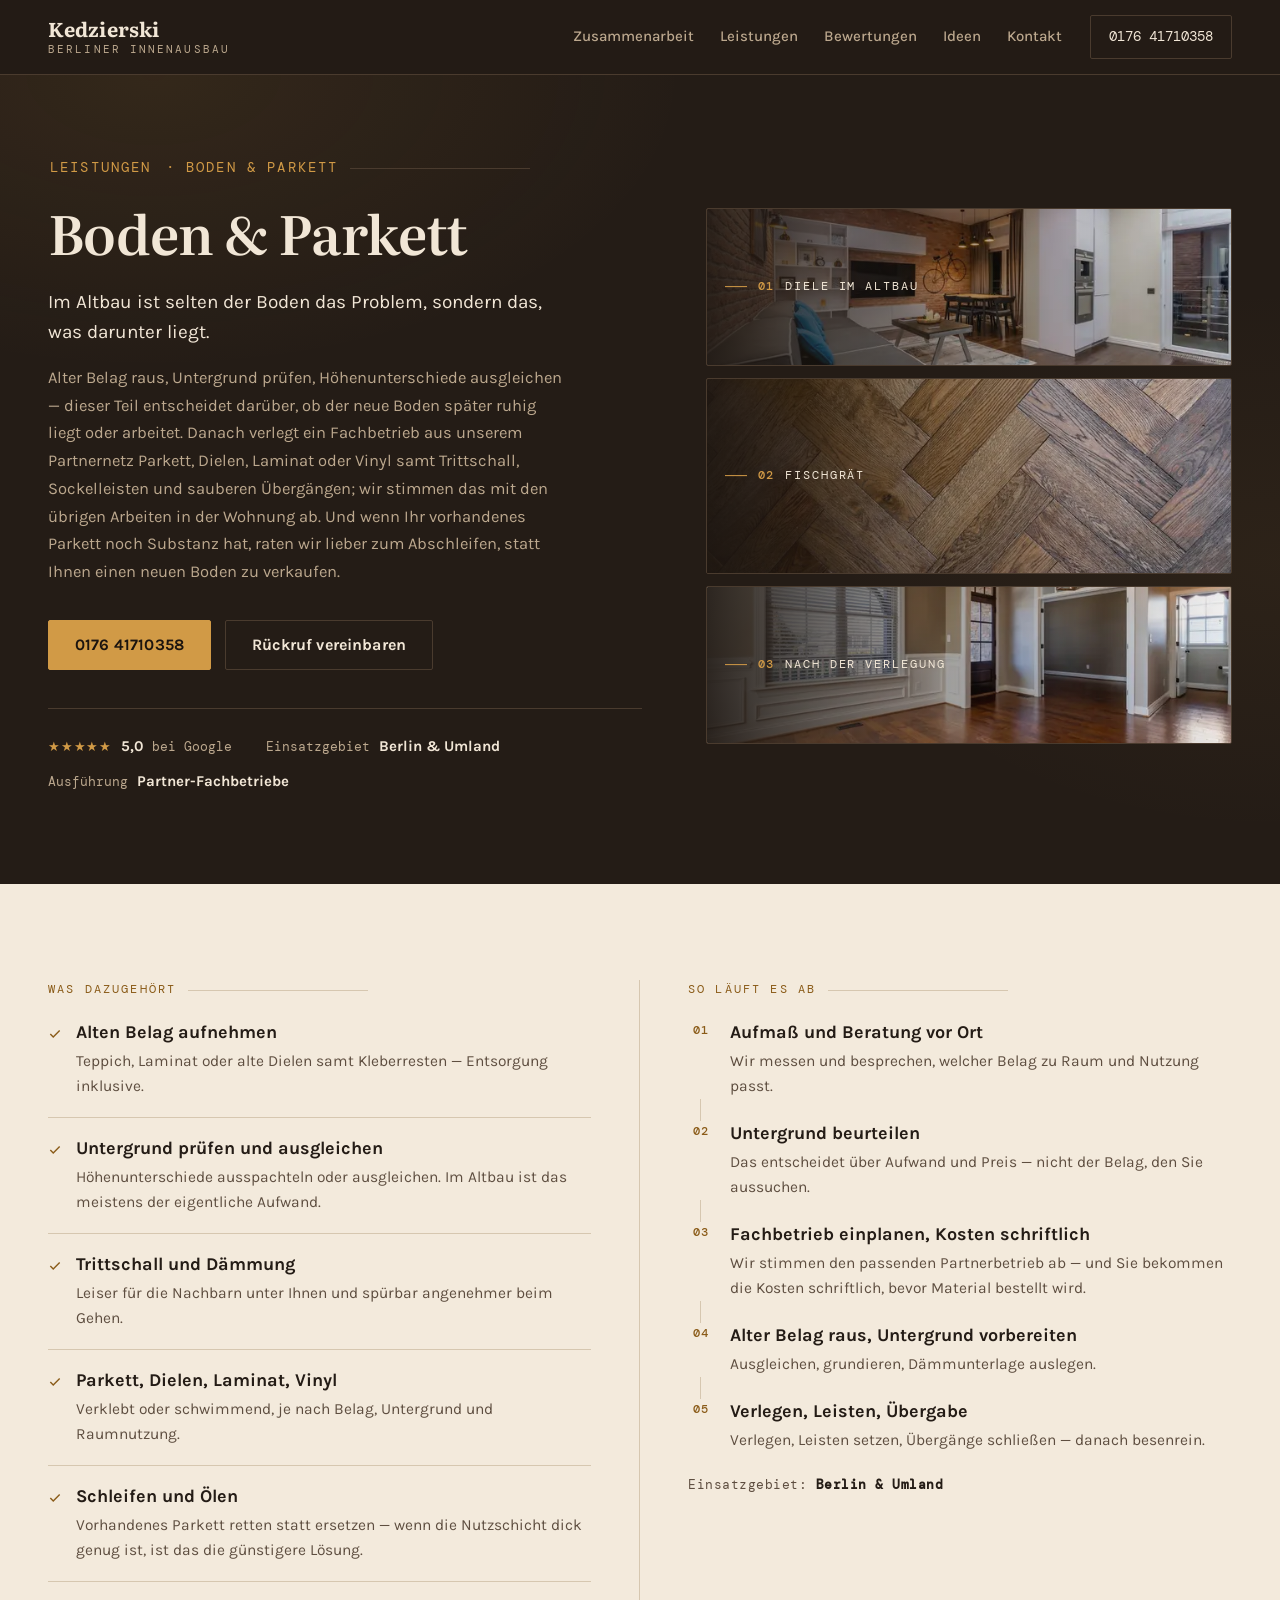
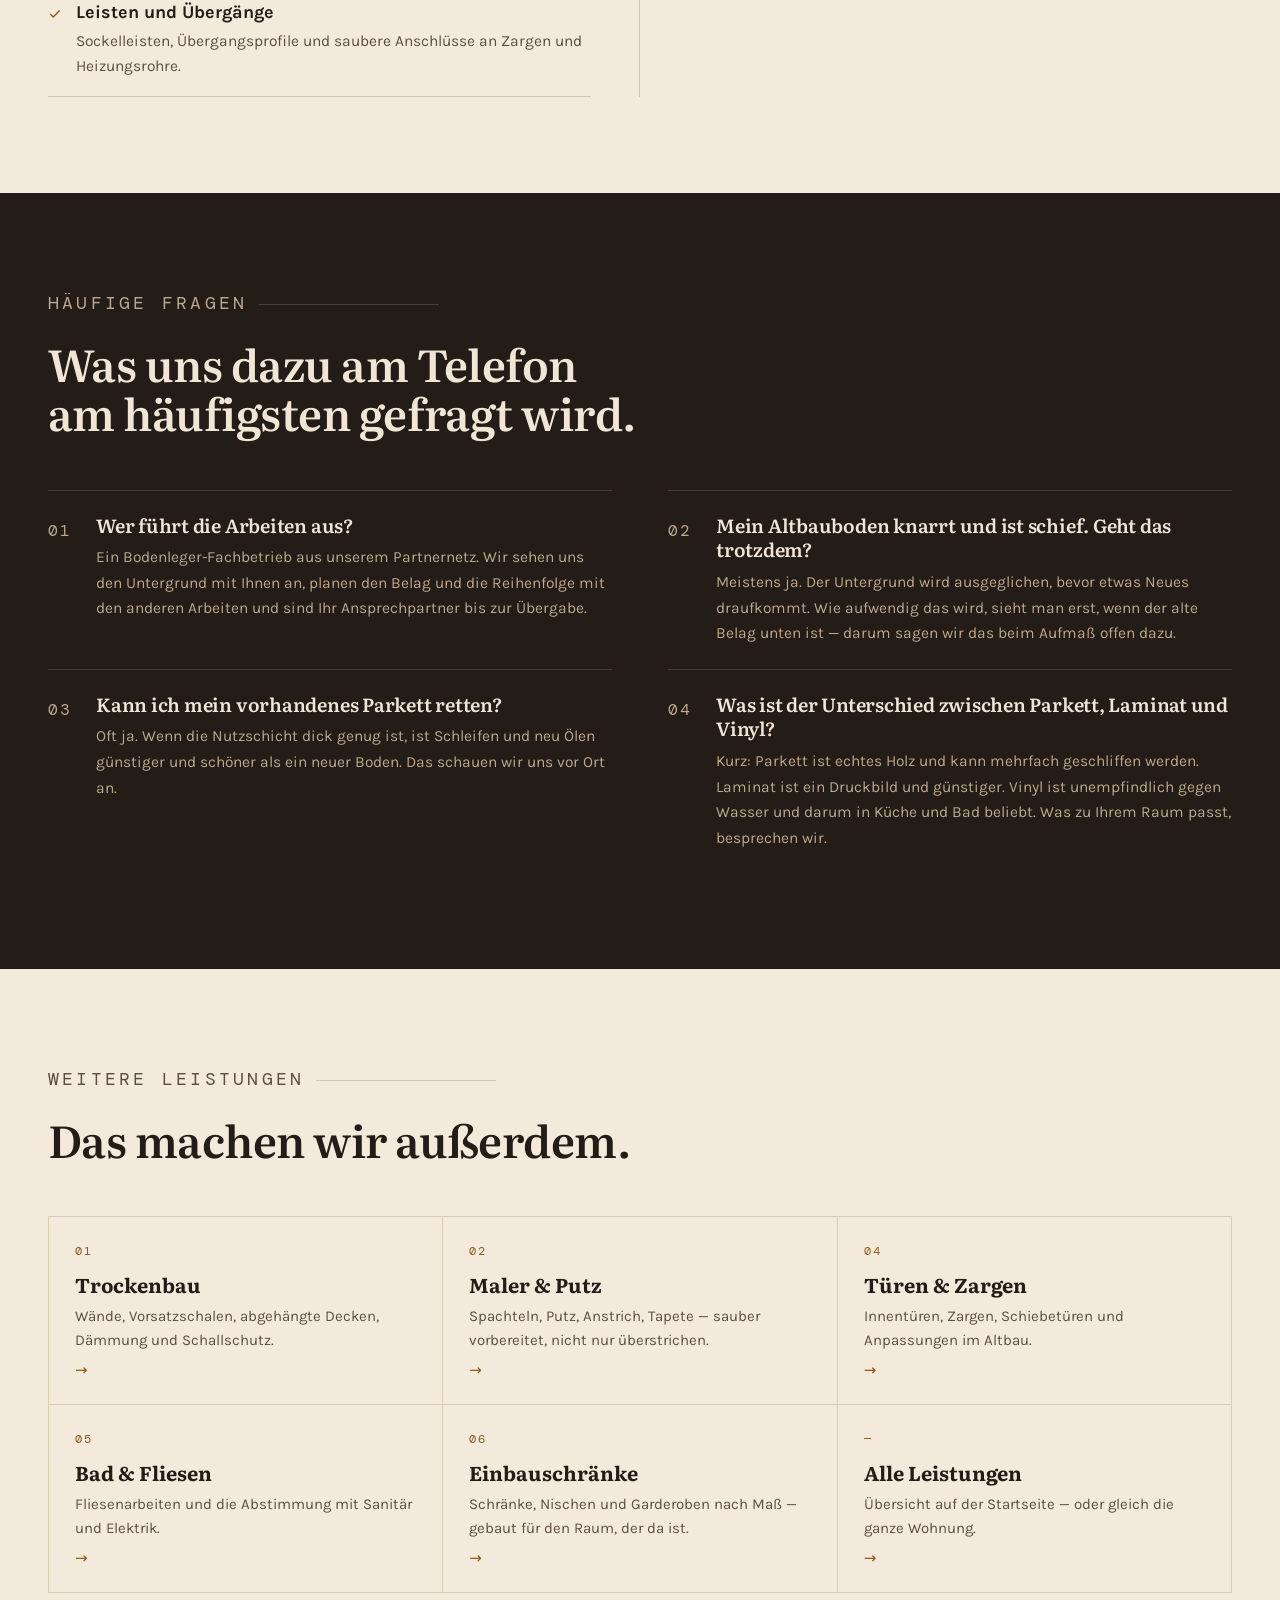
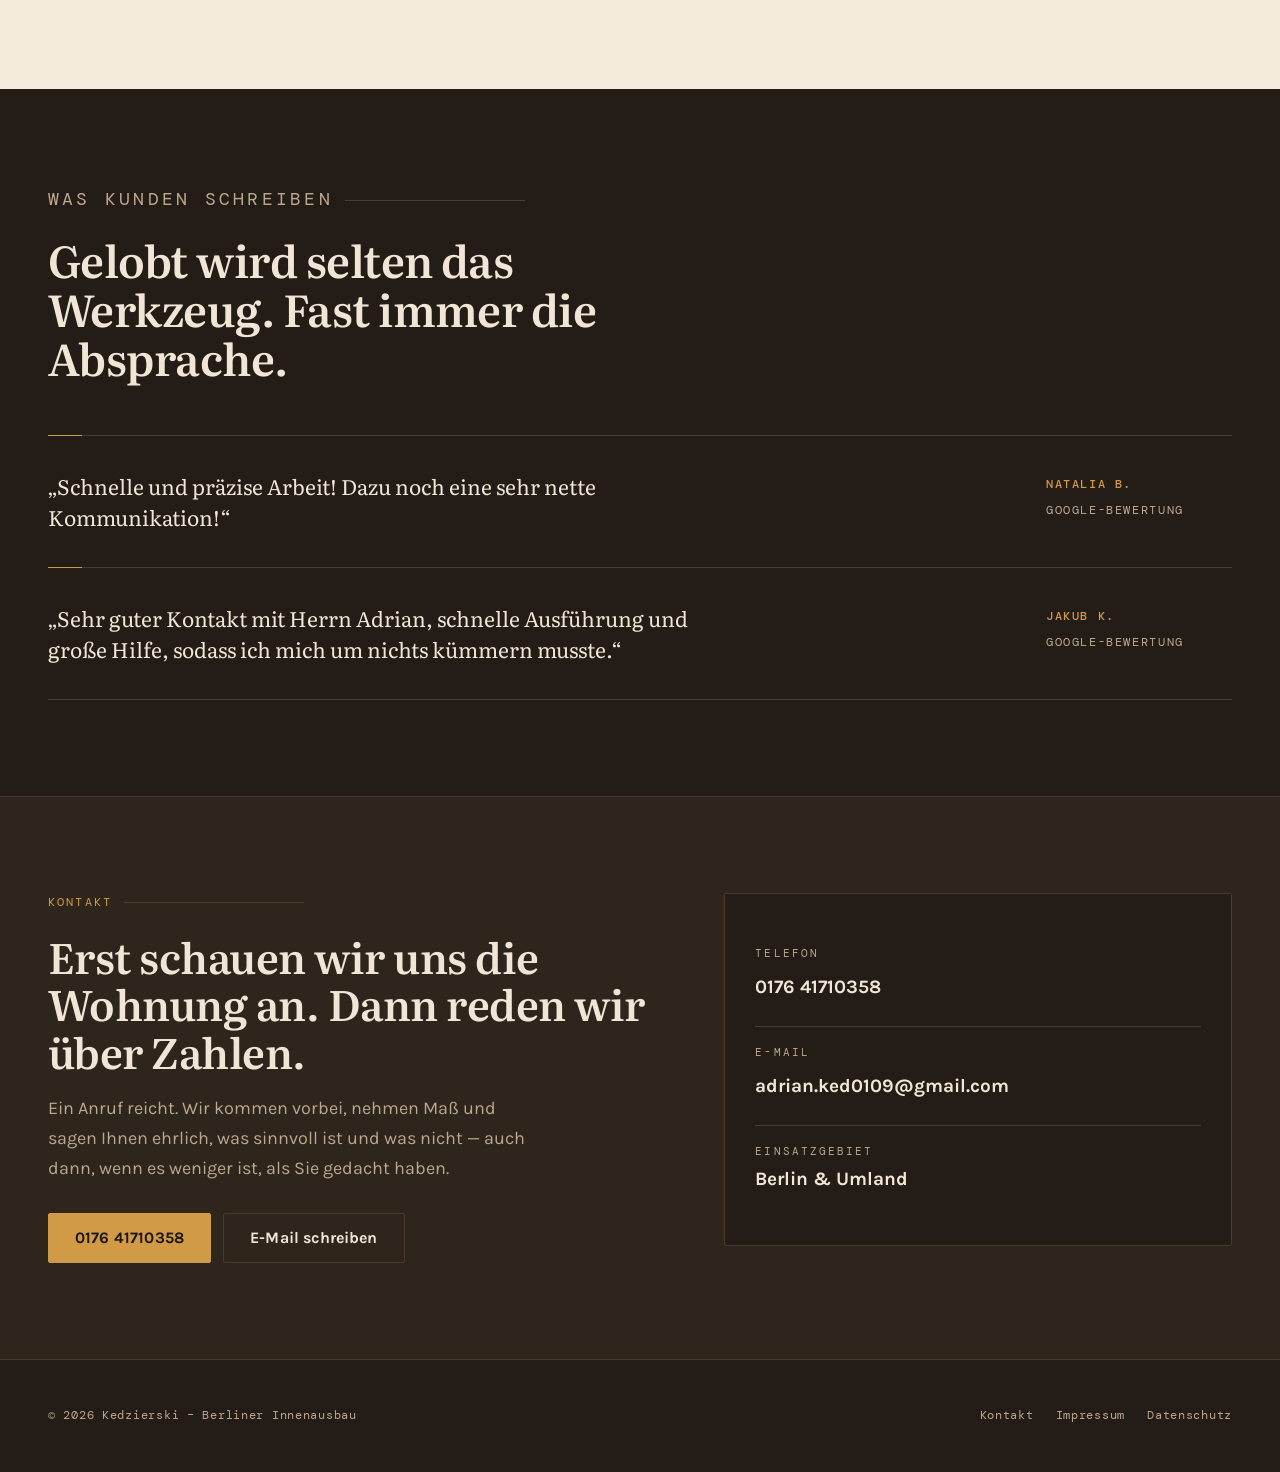
<file: boden-parkett/index.html>
<!DOCTYPE html><html lang="de" data-astro-cid-5hce7sga> <head><meta charset="utf-8"><meta name="viewport" content="width=device-width, initial-scale=1"><title>Parkett &amp; Boden verlegen Berlin – Dielen, Vinyl | Kedzierski</title><meta name="description" content="Parkett und Böden in Berlin: Dielen, Laminat und Vinyl samt Untergrund, Dämmung und Leisten – koordiniert aus einer Hand, verlegt von Fachbetrieben."><link rel="canonical" href="https://kedzierski-innenausbau.de/boden-parkett/"><meta name="theme-color" content="#241C16"><link rel="icon" href="/favicon.ico" sizes="32x32"><link rel="icon" href="/icon-192.png" type="image/png" sizes="192x192"><link rel="apple-touch-icon" href="/apple-touch-icon.png"><!-- share preview (WhatsApp, Facebook, Google Business links) --><meta property="og:type" content="website"><meta property="og:locale" content="de_DE"><meta property="og:site_name" content="Kedzierski – Berliner Innenausbau"><meta property="og:title" content="Parkett &#38; Boden verlegen Berlin – Dielen, Vinyl | Kedzierski"><meta property="og:description" content="Parkett und Böden in Berlin: Dielen, Laminat und Vinyl samt Untergrund, Dämmung und Leisten – koordiniert aus einer Hand, verlegt von Fachbetrieben."><meta property="og:url" content="https://kedzierski-innenausbau.de/boden-parkett/"><meta property="og:image" content="https://kedzierski-innenausbau.de/og.jpg"><meta property="og:image:width" content="1200"><meta property="og:image:height" content="630"><meta name="twitter:card" content="summary_large_image"><script type="application/ld+json">{"@context":"https://schema.org","@graph":[{"@type":"HomeAndConstructionBusiness","@id":"https://kedzierski-innenausbau.de/#betrieb","name":"Kedzierski – Berliner Innenausbau","url":"https://kedzierski-innenausbau.de/","telephone":"+4917641710358","email":"adrian.ked0109@gmail.com","image":"https://kedzierski-innenausbau.de/og.jpg","logo":"https://kedzierski-innenausbau.de/icon-512.png","address":{"@type":"PostalAddress","addressLocality":"Berlin","addressCountry":"DE"},"areaServed":{"@type":"City","name":"Berlin"},"knowsLanguage":["de","pl","ru"],"hasMap":"https://maps.google.com/?cid=2458978748510472837","sameAs":["https://maps.google.com/?cid=2458978748510472837"]},{"@type":"Service","name":"Boden & Parkett in Berlin","serviceType":"Boden & Parkett","description":"Parkett und Böden in Berlin: Dielen, Laminat und Vinyl samt Untergrund, Dämmung und Leisten – koordiniert aus einer Hand, verlegt von Fachbetrieben.","url":"https://kedzierski-innenausbau.de/boden-parkett/","areaServed":{"@type":"City","name":"Berlin"},"provider":{"@id":"https://kedzierski-innenausbau.de/#betrieb"}},{"@type":"BreadcrumbList","itemListElement":[{"@type":"ListItem","position":1,"name":"Startseite","item":"https://kedzierski-innenausbau.de/"},{"@type":"ListItem","position":2,"name":"Boden & Parkett","item":"https://kedzierski-innenausbau.de/boden-parkett/"}]}]}</script><!-- no Google Fonts, no Maps iframe, no third-party anything: nothing here needs consent --><link rel="stylesheet" href="/_astro/datenschutz.COICJlT1.css">
<link rel="stylesheet" href="/_astro/_slug_.DGJDWfP5.css"></head> <body data-astro-cid-5hce7sga> <header class="nav" data-astro-cid-5hce7sga> <div class="wrap nav-in" data-astro-cid-5hce7sga> <a class="brand" href="/" data-astro-cid-5hce7sga> <b data-astro-cid-5hce7sga>Kedzierski</b> <span data-astro-cid-5hce7sga>Berliner Innenausbau</span> </a> <nav class="nav-links" data-astro-cid-5hce7sga> <a href="/#ablauf" data-astro-cid-5hce7sga>Zusammenarbeit</a><a href="/#leistungen" data-astro-cid-5hce7sga>Leistungen</a><a href="/#bewertungen" data-astro-cid-5hce7sga>Bewertungen</a><a href="/#arbeiten" data-astro-cid-5hce7sga>Ideen</a><a href="/#kontakt" data-astro-cid-5hce7sga>Kontakt</a> </nav> <a class="nav-tel" href="tel:+4917641710358" data-astro-cid-5hce7sga>0176 41710358</a> </div> </header> <main id="top" data-astro-cid-5hce7sga>  <section class="s-hero" data-astro-cid-yvbahnfj> <div class="wrap s-hero-in" data-astro-cid-yvbahnfj> <div data-astro-cid-yvbahnfj> <p class="eyebrow" data-astro-cid-yvbahnfj><a class="crumb" href="/#leistungen" data-astro-cid-yvbahnfj>Leistungen</a> · Boden &amp; Parkett</p> <h1 data-astro-cid-yvbahnfj>Boden &amp; Parkett</h1> <p class="s-lead" data-astro-cid-yvbahnfj>Im Altbau ist selten der Boden das Problem, sondern das, was darunter liegt.</p> <p class="s-lead2" data-astro-cid-yvbahnfj>Alter Belag raus, Untergrund prüfen, Höhenunterschiede ausgleichen — dieser Teil entscheidet darüber, ob der neue Boden später ruhig liegt oder arbeitet. Danach verlegt ein Fachbetrieb aus unserem Partnernetz Parkett, Dielen, Laminat oder Vinyl samt Trittschall, Sockelleisten und sauberen Übergängen; wir stimmen das mit den übrigen Arbeiten in der Wohnung ab. Und wenn Ihr vorhandenes Parkett noch Substanz hat, raten wir lieber zum Abschleifen, statt Ihnen einen neuen Boden zu verkaufen.</p> <div class="cta-row" data-astro-cid-yvbahnfj> <a class="btn btn-solid" href="tel:+4917641710358" data-astro-cid-yvbahnfj>0176 41710358</a> <a class="btn btn-ghost" href="#kontakt" data-astro-cid-yvbahnfj>Rückruf vereinbaren</a> </div>  <div class="hero-facts" data-astro-cid-yvbahnfj> <p class="fact" data-astro-cid-yvbahnfj><span class="stars" data-astro-cid-yvbahnfj>★★★★★</span> <b data-astro-cid-yvbahnfj>5,0</b> bei Google</p> <p class="fact" data-astro-cid-yvbahnfj>Einsatzgebiet <b data-astro-cid-yvbahnfj>Berlin &amp; Umland</b></p>  <p class="fact" data-astro-cid-yvbahnfj>Ausführung <b data-astro-cid-yvbahnfj>Partner-Fachbetriebe</b></p> </div> </div>  <div class="slats" data-astro-cid-yvbahnfj> <figure class="slat" data-astro-cid-yvbahnfj>  <picture data-astro-cid-yvbahnfj><source type="image/webp" srcset="/images/w/pexels-7018252-640.webp 640w, /images/w/pexels-7018252-1100.webp 1100w, /images/w/pexels-7018252-1600.webp 1600w" sizes="(max-width: 900px) calc(100vw - 32px), 540px" data-astro-cid-yvbahnfj><img src="/images/pexels-7018252.jpg" alt="Wohnzimmer mit dunklem Dielenboden und Ziegelwand nach dem Ausbau" loading="eager" data-astro-cid-yvbahnfj></picture> <figcaption class="slat-label" data-astro-cid-yvbahnfj> <i data-astro-cid-yvbahnfj></i><b data-astro-cid-yvbahnfj>01</b>Diele im Altbau </figcaption> </figure><figure class="slat" data-astro-cid-yvbahnfj>  <picture data-astro-cid-yvbahnfj><source type="image/webp" srcset="/images/w/pexels-15066939-640.webp 640w, /images/w/pexels-15066939-1100.webp 1100w, /images/w/pexels-15066939-1600.webp 1600w" sizes="(max-width: 900px) calc(100vw - 32px), 540px" data-astro-cid-yvbahnfj><img src="/images/pexels-15066939.jpg" alt="Fischgrätparkett in warmem Eichenton aus der Nähe" loading="lazy" data-astro-cid-yvbahnfj></picture> <figcaption class="slat-label" data-astro-cid-yvbahnfj> <i data-astro-cid-yvbahnfj></i><b data-astro-cid-yvbahnfj>02</b>Fischgrät </figcaption> </figure><figure class="slat" data-astro-cid-yvbahnfj>  <picture data-astro-cid-yvbahnfj><source type="image/webp" srcset="/images/w/pexels-7027842-640.webp 640w, /images/w/pexels-7027842-1100.webp 1100w, /images/w/pexels-7027842-1600.webp 1600w" sizes="(max-width: 900px) calc(100vw - 32px), 540px" data-astro-cid-yvbahnfj><img src="/images/pexels-7027842.jpg" alt="Leeres Zimmer mit frisch verlegtem Parkett und Tageslicht" loading="lazy" data-astro-cid-yvbahnfj></picture> <figcaption class="slat-label" data-astro-cid-yvbahnfj> <i data-astro-cid-yvbahnfj></i><b data-astro-cid-yvbahnfj>03</b>Nach der Verlegung </figcaption> </figure>  </div> </div> </section> <section class="sec light" data-astro-cid-yvbahnfj> <div class="wrap s-cols" data-astro-cid-yvbahnfj> <div data-astro-cid-yvbahnfj> <p class="eyebrow on-light" data-astro-cid-yvbahnfj>Was dazugehört</p> <ul class="s-list" data-astro-cid-yvbahnfj> <li data-astro-cid-yvbahnfj> <svg viewBox="0 0 24 24" aria-hidden="true" data-astro-cid-yvbahnfj><path d="M20 6 9 17l-5-5" data-astro-cid-yvbahnfj></path></svg> <div data-astro-cid-yvbahnfj><b data-astro-cid-yvbahnfj>Alten Belag aufnehmen</b><span data-astro-cid-yvbahnfj>Teppich, Laminat oder alte Dielen samt Kleberresten — Entsorgung inklusive.</span></div> </li><li data-astro-cid-yvbahnfj> <svg viewBox="0 0 24 24" aria-hidden="true" data-astro-cid-yvbahnfj><path d="M20 6 9 17l-5-5" data-astro-cid-yvbahnfj></path></svg> <div data-astro-cid-yvbahnfj><b data-astro-cid-yvbahnfj>Untergrund prüfen und ausgleichen</b><span data-astro-cid-yvbahnfj>Höhenunterschiede ausspachteln oder ausgleichen. Im Altbau ist das meistens der eigentliche Aufwand.</span></div> </li><li data-astro-cid-yvbahnfj> <svg viewBox="0 0 24 24" aria-hidden="true" data-astro-cid-yvbahnfj><path d="M20 6 9 17l-5-5" data-astro-cid-yvbahnfj></path></svg> <div data-astro-cid-yvbahnfj><b data-astro-cid-yvbahnfj>Trittschall und Dämmung</b><span data-astro-cid-yvbahnfj>Leiser für die Nachbarn unter Ihnen und spürbar angenehmer beim Gehen.</span></div> </li><li data-astro-cid-yvbahnfj> <svg viewBox="0 0 24 24" aria-hidden="true" data-astro-cid-yvbahnfj><path d="M20 6 9 17l-5-5" data-astro-cid-yvbahnfj></path></svg> <div data-astro-cid-yvbahnfj><b data-astro-cid-yvbahnfj>Parkett, Dielen, Laminat, Vinyl</b><span data-astro-cid-yvbahnfj>Verklebt oder schwimmend, je nach Belag, Untergrund und Raumnutzung.</span></div> </li><li data-astro-cid-yvbahnfj> <svg viewBox="0 0 24 24" aria-hidden="true" data-astro-cid-yvbahnfj><path d="M20 6 9 17l-5-5" data-astro-cid-yvbahnfj></path></svg> <div data-astro-cid-yvbahnfj><b data-astro-cid-yvbahnfj>Schleifen und Ölen</b><span data-astro-cid-yvbahnfj>Vorhandenes Parkett retten statt ersetzen — wenn die Nutzschicht dick genug ist, ist das die günstigere Lösung.</span></div> </li><li data-astro-cid-yvbahnfj> <svg viewBox="0 0 24 24" aria-hidden="true" data-astro-cid-yvbahnfj><path d="M20 6 9 17l-5-5" data-astro-cid-yvbahnfj></path></svg> <div data-astro-cid-yvbahnfj><b data-astro-cid-yvbahnfj>Leisten und Übergänge</b><span data-astro-cid-yvbahnfj>Sockelleisten, Übergangsprofile und saubere Anschlüsse an Zargen und Heizungsrohre.</span></div> </li> </ul> </div> <div data-astro-cid-yvbahnfj> <p class="eyebrow on-light" data-astro-cid-yvbahnfj>So läuft es ab</p> <ol class="s-steps" data-astro-cid-yvbahnfj> <li data-astro-cid-yvbahnfj> <b data-astro-cid-yvbahnfj>01</b> <div data-astro-cid-yvbahnfj><p class="st" data-astro-cid-yvbahnfj>Aufmaß und Beratung vor Ort</p><span data-astro-cid-yvbahnfj>Wir messen und besprechen, welcher Belag zu Raum und Nutzung passt.</span></div> </li><li data-astro-cid-yvbahnfj> <b data-astro-cid-yvbahnfj>02</b> <div data-astro-cid-yvbahnfj><p class="st" data-astro-cid-yvbahnfj>Untergrund beurteilen</p><span data-astro-cid-yvbahnfj>Das entscheidet über Aufwand und Preis — nicht der Belag, den Sie aussuchen.</span></div> </li><li data-astro-cid-yvbahnfj> <b data-astro-cid-yvbahnfj>03</b> <div data-astro-cid-yvbahnfj><p class="st" data-astro-cid-yvbahnfj>Fachbetrieb einplanen, Kosten schriftlich</p><span data-astro-cid-yvbahnfj>Wir stimmen den passenden Partnerbetrieb ab — und Sie bekommen die Kosten schriftlich, bevor Material bestellt wird.</span></div> </li><li data-astro-cid-yvbahnfj> <b data-astro-cid-yvbahnfj>04</b> <div data-astro-cid-yvbahnfj><p class="st" data-astro-cid-yvbahnfj>Alter Belag raus, Untergrund vorbereiten</p><span data-astro-cid-yvbahnfj>Ausgleichen, grundieren, Dämmunterlage auslegen.</span></div> </li><li data-astro-cid-yvbahnfj> <b data-astro-cid-yvbahnfj>05</b> <div data-astro-cid-yvbahnfj><p class="st" data-astro-cid-yvbahnfj>Verlegen, Leisten, Übergabe</p><span data-astro-cid-yvbahnfj>Verlegen, Leisten setzen, Übergänge schließen — danach besenrein.</span></div> </li> </ol> <p class="s-area" data-astro-cid-yvbahnfj>Einsatzgebiet: <strong data-astro-cid-yvbahnfj>Berlin &amp; Umland</strong></p> </div> </div> </section> <section class="sec" data-astro-cid-yvbahnfj> <div class="wrap" data-astro-cid-yvbahnfj> <div class="sec-head" data-astro-cid-yvbahnfj> <p class="eyebrow" data-astro-cid-yvbahnfj>Häufige Fragen</p> <h2 data-astro-cid-yvbahnfj>Was uns dazu am Telefon am häufigsten gefragt wird.</h2> </div> <div class="faq" data-astro-cid-yvbahnfj> <div class="faq-item" data-astro-cid-yvbahnfj> <p class="faq-n" data-astro-cid-yvbahnfj>01</p> <div data-astro-cid-yvbahnfj> <h3 data-astro-cid-yvbahnfj>Wer führt die Arbeiten aus?</h3> <p data-astro-cid-yvbahnfj>Ein Bodenleger-Fachbetrieb aus unserem Partnernetz. Wir sehen uns den Untergrund mit Ihnen an, planen den Belag und die Reihenfolge mit den anderen Arbeiten und sind Ihr Ansprechpartner bis zur Übergabe.</p> </div> </div><div class="faq-item" data-astro-cid-yvbahnfj> <p class="faq-n" data-astro-cid-yvbahnfj>02</p> <div data-astro-cid-yvbahnfj> <h3 data-astro-cid-yvbahnfj>Mein Altbauboden knarrt und ist schief. Geht das trotzdem?</h3> <p data-astro-cid-yvbahnfj>Meistens ja. Der Untergrund wird ausgeglichen, bevor etwas Neues draufkommt. Wie aufwendig das wird, sieht man erst, wenn der alte Belag unten ist — darum sagen wir das beim Aufmaß offen dazu.</p> </div> </div><div class="faq-item" data-astro-cid-yvbahnfj> <p class="faq-n" data-astro-cid-yvbahnfj>03</p> <div data-astro-cid-yvbahnfj> <h3 data-astro-cid-yvbahnfj>Kann ich mein vorhandenes Parkett retten?</h3> <p data-astro-cid-yvbahnfj>Oft ja. Wenn die Nutzschicht dick genug ist, ist Schleifen und neu Ölen günstiger und schöner als ein neuer Boden. Das schauen wir uns vor Ort an.</p> </div> </div><div class="faq-item" data-astro-cid-yvbahnfj> <p class="faq-n" data-astro-cid-yvbahnfj>04</p> <div data-astro-cid-yvbahnfj> <h3 data-astro-cid-yvbahnfj>Was ist der Unterschied zwischen Parkett, Laminat und Vinyl?</h3> <p data-astro-cid-yvbahnfj>Kurz: Parkett ist echtes Holz und kann mehrfach geschliffen werden. Laminat ist ein Druckbild und günstiger. Vinyl ist unempfindlich gegen Wasser und darum in Küche und Bad beliebt. Was zu Ihrem Raum passt, besprechen wir.</p> </div> </div> </div> </div> </section> <section class="sec light" data-astro-cid-yvbahnfj> <div class="wrap" data-astro-cid-yvbahnfj> <div class="sec-head" data-astro-cid-yvbahnfj> <p class="eyebrow on-light" data-astro-cid-yvbahnfj>Weitere Leistungen</p> <h2 data-astro-cid-yvbahnfj>Das machen wir außerdem.</h2> </div> <div class="s-more" data-astro-cid-yvbahnfj> <a class="s-more-i" href="/trockenbau/" data-astro-cid-yvbahnfj> <p class="lv-n" data-astro-cid-yvbahnfj>01</p> <b data-astro-cid-yvbahnfj>Trockenbau</b> <span data-astro-cid-yvbahnfj>Wände, Vorsatzschalen, abgehängte Decken, Dämmung und Schallschutz.</span> <span class="lv-go" aria-hidden="true" data-astro-cid-yvbahnfj>→</span> </a><a class="s-more-i" href="/maler-putz/" data-astro-cid-yvbahnfj> <p class="lv-n" data-astro-cid-yvbahnfj>02</p> <b data-astro-cid-yvbahnfj>Maler &amp; Putz</b> <span data-astro-cid-yvbahnfj>Spachteln, Putz, Anstrich, Tapete — sauber vorbereitet, nicht nur überstrichen.</span> <span class="lv-go" aria-hidden="true" data-astro-cid-yvbahnfj>→</span> </a><a class="s-more-i" href="/tueren-zargen/" data-astro-cid-yvbahnfj> <p class="lv-n" data-astro-cid-yvbahnfj>04</p> <b data-astro-cid-yvbahnfj>Türen &amp; Zargen</b> <span data-astro-cid-yvbahnfj>Innentüren, Zargen, Schiebetüren und Anpassungen im Altbau.</span> <span class="lv-go" aria-hidden="true" data-astro-cid-yvbahnfj>→</span> </a><a class="s-more-i" href="/bad-fliesen/" data-astro-cid-yvbahnfj> <p class="lv-n" data-astro-cid-yvbahnfj>05</p> <b data-astro-cid-yvbahnfj>Bad &amp; Fliesen</b> <span data-astro-cid-yvbahnfj>Fliesenarbeiten und die Abstimmung mit Sanitär und Elektrik.</span> <span class="lv-go" aria-hidden="true" data-astro-cid-yvbahnfj>→</span> </a><a class="s-more-i" href="/einbauschraenke/" data-astro-cid-yvbahnfj> <p class="lv-n" data-astro-cid-yvbahnfj>06</p> <b data-astro-cid-yvbahnfj>Einbauschränke</b> <span data-astro-cid-yvbahnfj>Schränke, Nischen und Garderoben nach Maß — gebaut für den Raum, der da ist.</span> <span class="lv-go" aria-hidden="true" data-astro-cid-yvbahnfj>→</span> </a>  <a class="s-more-i all" href="/#leistungen" data-astro-cid-yvbahnfj> <p class="lv-n" data-astro-cid-yvbahnfj>—</p> <b data-astro-cid-yvbahnfj>Alle Leistungen</b> <span data-astro-cid-yvbahnfj>Übersicht auf der Startseite — oder gleich die ganze Wohnung.</span> <span class="lv-go" aria-hidden="true" data-astro-cid-yvbahnfj>→</span> </a> </div> </div> </section> <section class="sec" data-astro-cid-yvbahnfj> <div class="wrap" data-astro-cid-yvbahnfj> <div class="sec-head" data-astro-cid-yvbahnfj> <p class="eyebrow" data-astro-cid-yvbahnfj>Was Kunden schreiben</p> <h2 data-astro-cid-yvbahnfj>Gelobt wird selten das Werkzeug. Fast immer die Absprache.</h2> </div> <div class="revs" data-astro-cid-yvbahnfj> <blockquote class="rev" data-astro-cid-yvbahnfj> <div class="rev-body" data-astro-cid-yvbahnfj><p data-astro-cid-yvbahnfj>„Schnelle und präzise Arbeit! Dazu noch eine sehr nette Kommunikation!“</p></div> <footer data-astro-cid-yvbahnfj><b data-astro-cid-yvbahnfj>Natalia B.</b>Google-Bewertung</footer> </blockquote><blockquote class="rev" data-astro-cid-yvbahnfj> <div class="rev-body" data-astro-cid-yvbahnfj><p data-astro-cid-yvbahnfj>„Sehr guter Kontakt mit Herrn Adrian, schnelle Ausführung und große Hilfe, sodass ich mich um nichts kümmern musste.“</p></div> <footer data-astro-cid-yvbahnfj><b data-astro-cid-yvbahnfj>Jakub K.</b>Google-Bewertung</footer> </blockquote> </div> </div> </section> <section class="sec kontakt" id="kontakt" data-astro-cid-yvbahnfj> <div class="wrap k-grid" data-astro-cid-yvbahnfj> <div data-astro-cid-yvbahnfj> <p class="eyebrow" data-astro-cid-yvbahnfj>Kontakt</p> <h2 data-astro-cid-yvbahnfj>Erst schauen wir uns die Wohnung an. Dann reden wir über Zahlen.</h2> <p class="k-lead" data-astro-cid-yvbahnfj>Ein Anruf reicht. Wir kommen vorbei, nehmen Maß und sagen Ihnen ehrlich, was sinnvoll ist und was nicht — auch dann, wenn es weniger ist, als Sie gedacht haben.</p> <div class="k-btns" data-astro-cid-yvbahnfj> <a class="btn btn-solid" href="tel:+4917641710358" data-astro-cid-yvbahnfj>0176 41710358</a> <a class="btn btn-ghost" href="mailto:adrian.ked0109@gmail.com" data-astro-cid-yvbahnfj>E-Mail schreiben</a> </div> </div> <div class="k-card" data-astro-cid-yvbahnfj> <div class="k-row" data-astro-cid-yvbahnfj><span data-astro-cid-yvbahnfj>Telefon</span><a href="tel:+4917641710358" data-astro-cid-yvbahnfj>0176 41710358</a></div> <div class="k-row" data-astro-cid-yvbahnfj><span data-astro-cid-yvbahnfj>E-Mail</span><a href="mailto:adrian.ked0109@gmail.com" data-astro-cid-yvbahnfj>adrian.ked0109@gmail.com</a></div> <div class="k-row" data-astro-cid-yvbahnfj><span data-astro-cid-yvbahnfj>Einsatzgebiet</span><strong data-astro-cid-yvbahnfj>Berlin &amp; Umland</strong></div> </div> </div> </section>  </main> <footer class="foot" data-astro-cid-5hce7sga> <div class="wrap foot-in" data-astro-cid-5hce7sga> <p data-astro-cid-5hce7sga>© 2026 Kedzierski – Berliner Innenausbau</p> <nav data-astro-cid-5hce7sga> <a href="/#kontakt" data-astro-cid-5hce7sga>Kontakt</a> <a href="/impressum/" data-astro-cid-5hce7sga>Impressum</a> <a href="/datenschutz/" data-astro-cid-5hce7sga>Datenschutz</a> </nav> </div> </footer>  </body> </html>
</file>
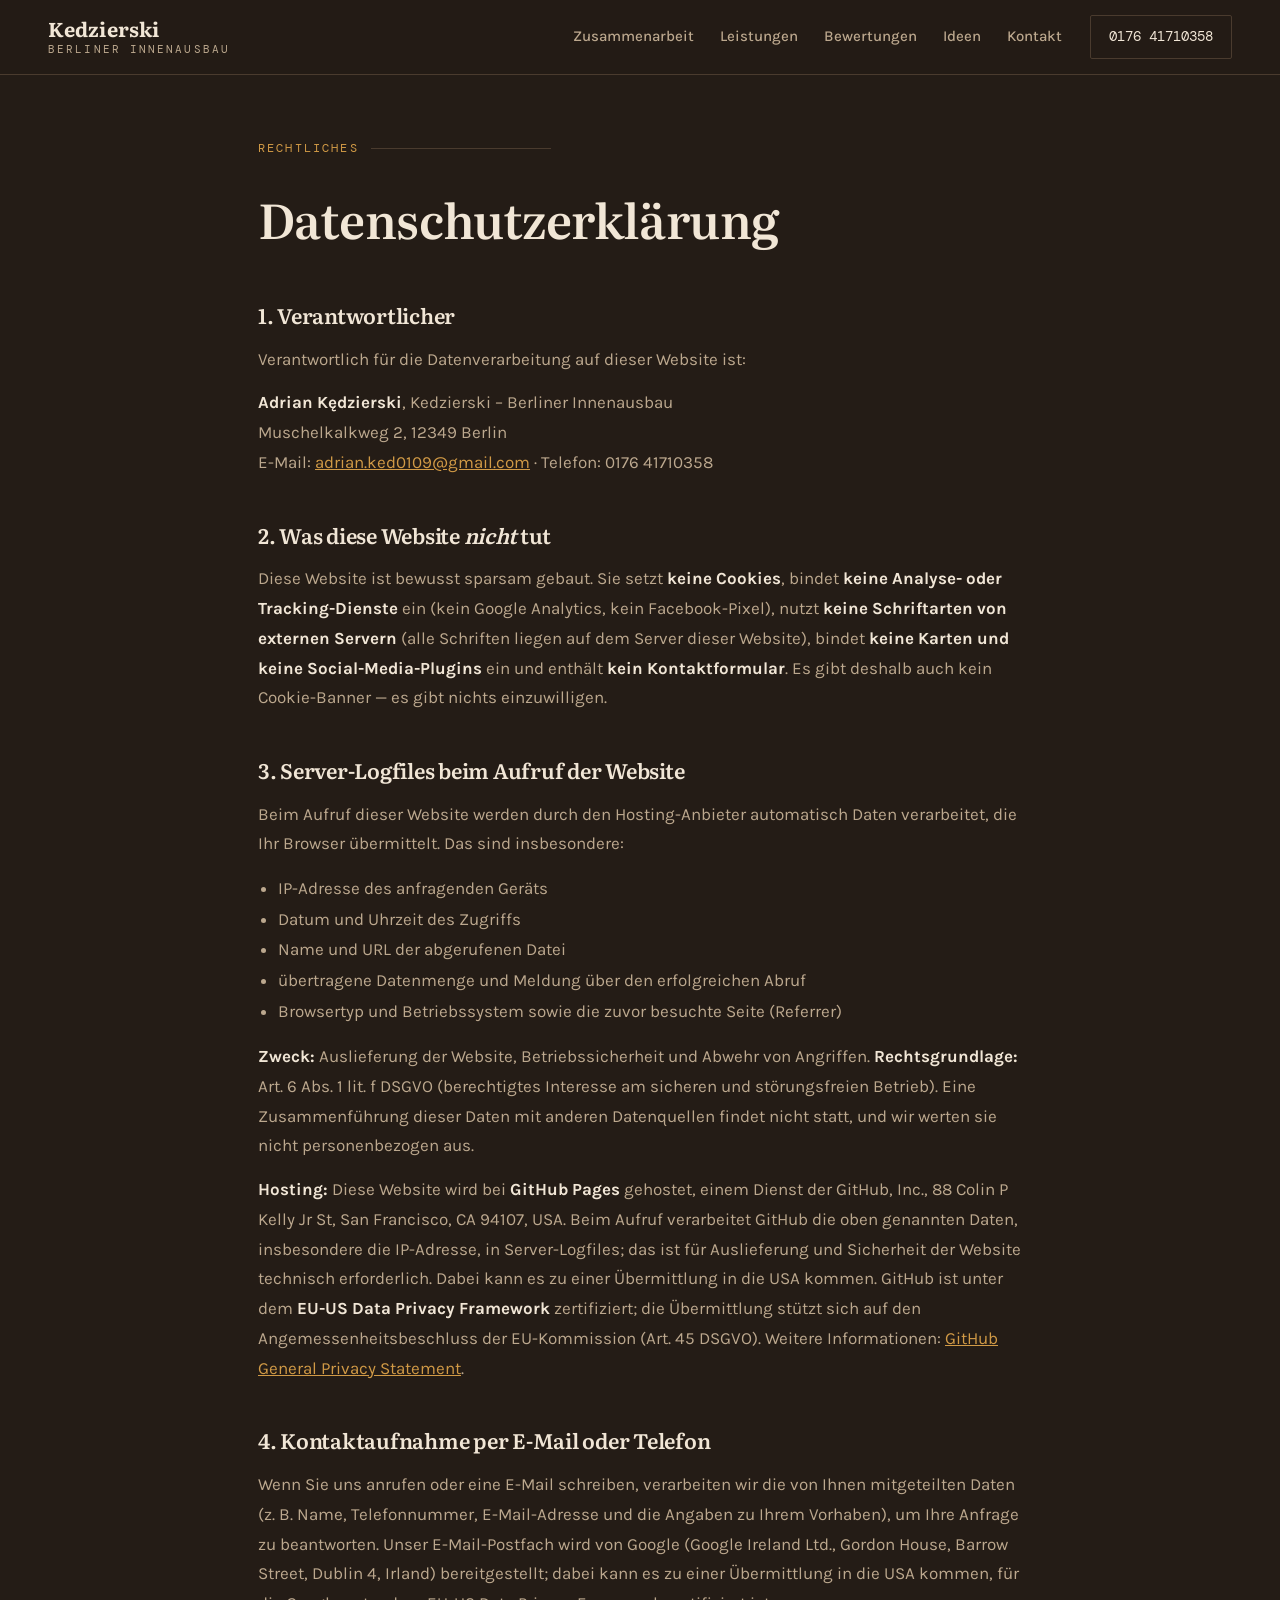
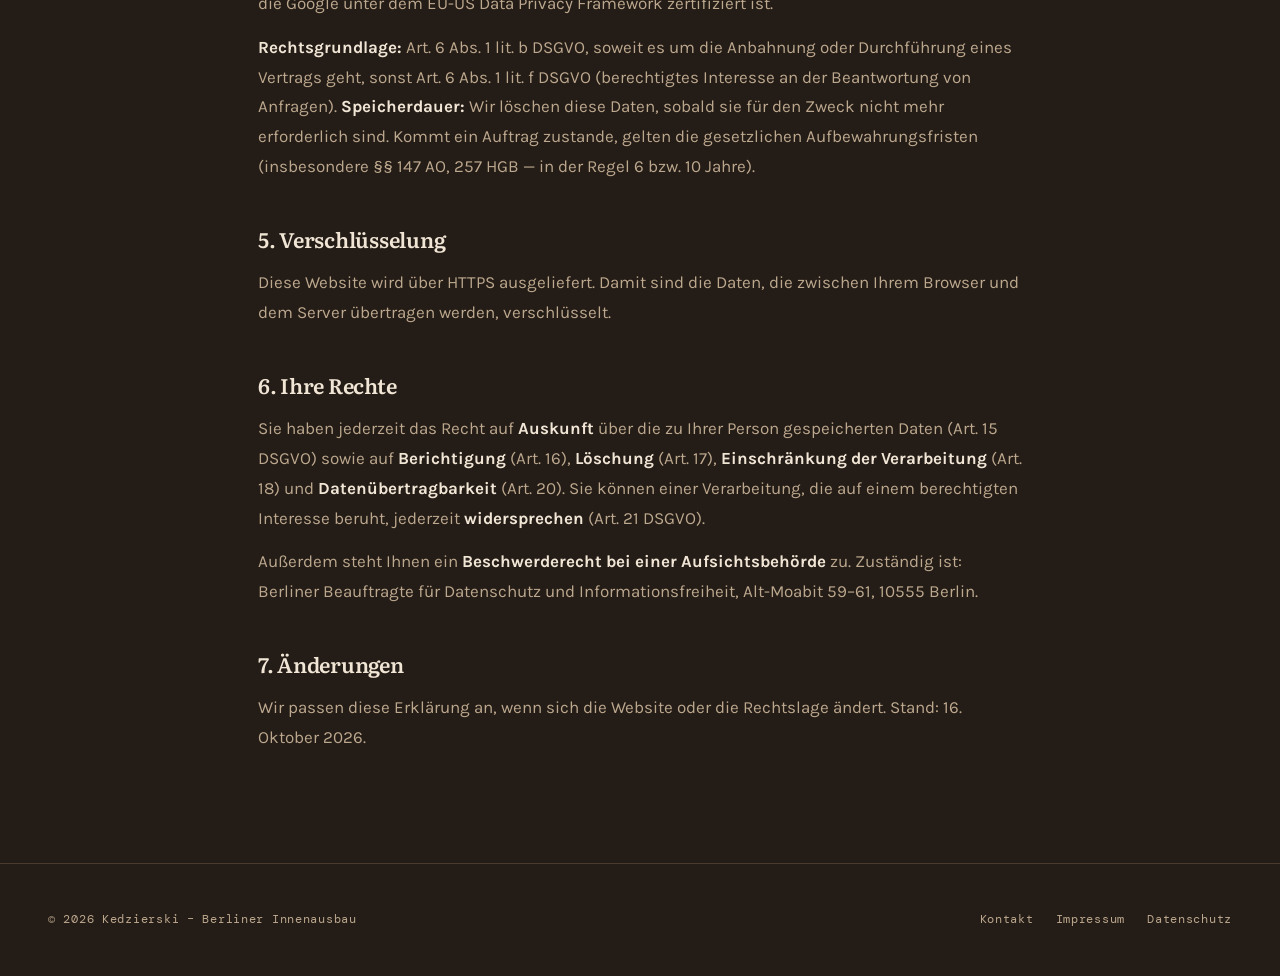
<file: datenschutz/index.html>
<!DOCTYPE html><html lang="de" data-astro-cid-5hce7sga> <head><meta charset="utf-8"><meta name="viewport" content="width=device-width, initial-scale=1"><title>Datenschutzerklärung | Kedzierski – Berliner Innenausbau</title><meta name="description" content="Datenschutzerklärung von Kedzierski – Berliner Innenausbau: keine Cookies, kein Tracking, keine externen Dienste."><link rel="canonical" href="https://kedzierski-innenausbau.de/datenschutz/"><meta name="theme-color" content="#241C16"><link rel="icon" href="/favicon.ico" sizes="32x32"><link rel="icon" href="/icon-192.png" type="image/png" sizes="192x192"><link rel="apple-touch-icon" href="/apple-touch-icon.png"><!-- share preview (WhatsApp, Facebook, Google Business links) --><meta property="og:type" content="website"><meta property="og:locale" content="de_DE"><meta property="og:site_name" content="Kedzierski – Berliner Innenausbau"><meta property="og:title" content="Datenschutzerklärung | Kedzierski – Berliner Innenausbau"><meta property="og:description" content="Datenschutzerklärung von Kedzierski – Berliner Innenausbau: keine Cookies, kein Tracking, keine externen Dienste."><meta property="og:url" content="https://kedzierski-innenausbau.de/datenschutz/"><meta property="og:image" content="https://kedzierski-innenausbau.de/og.jpg"><meta property="og:image:width" content="1200"><meta property="og:image:height" content="630"><meta name="twitter:card" content="summary_large_image"><script type="application/ld+json">{"@context":"https://schema.org","@graph":[{"@type":"HomeAndConstructionBusiness","@id":"https://kedzierski-innenausbau.de/#betrieb","name":"Kedzierski – Berliner Innenausbau","url":"https://kedzierski-innenausbau.de/","telephone":"+4917641710358","email":"adrian.ked0109@gmail.com","image":"https://kedzierski-innenausbau.de/og.jpg","logo":"https://kedzierski-innenausbau.de/icon-512.png","address":{"@type":"PostalAddress","addressLocality":"Berlin","addressCountry":"DE"},"areaServed":{"@type":"City","name":"Berlin"},"knowsLanguage":["de","pl","ru"],"hasMap":"https://maps.google.com/?cid=2458978748510472837","sameAs":["https://maps.google.com/?cid=2458978748510472837"]}]}</script><!-- no Google Fonts, no Maps iframe, no third-party anything: nothing here needs consent --><link rel="stylesheet" href="/_astro/datenschutz.COICJlT1.css">
<style>.legal[data-astro-cid-5r5pfnjt]{padding-top:64px;padding-bottom:96px;overflow-wrap:break-word;hyphens:auto}.legal[data-astro-cid-5r5pfnjt] .wrap[data-astro-cid-5r5pfnjt]{max-width:820px}h1[data-astro-cid-5r5pfnjt]{font-size:clamp(32px,4vw,48px);margin:0 0 40px}.todo[data-astro-cid-5r5pfnjt]{border:1px solid var(--brass);background:#d19a4614;padding:22px 24px;margin-bottom:44px}.todo-h[data-astro-cid-5r5pfnjt]{font-family:var(--mono);font-size:13px;letter-spacing:.1em;text-transform:uppercase;color:var(--brass);margin-bottom:10px}.todo[data-astro-cid-5r5pfnjt] p[data-astro-cid-5r5pfnjt]{color:var(--oak-dim);font-size:15.5px}.todo[data-astro-cid-5r5pfnjt] ul[data-astro-cid-5r5pfnjt]{margin:10px 0 0;padding-left:20px;color:var(--oak-dim);font-size:15px;line-height:1.7}.prose[data-astro-cid-5r5pfnjt] h2{font-size:21px;margin:40px 0 12px}.prose[data-astro-cid-5r5pfnjt] h2:first-child{margin-top:0}.prose[data-astro-cid-5r5pfnjt] p{color:var(--oak-dim);margin-bottom:14px;line-height:1.75}.prose[data-astro-cid-5r5pfnjt] strong{color:var(--oak)}.prose[data-astro-cid-5r5pfnjt] ul{color:var(--oak-dim);margin:0 0 16px;padding-left:20px;line-height:1.8}.prose[data-astro-cid-5r5pfnjt] a{color:var(--brass)}
</style></head> <body data-astro-cid-5hce7sga> <header class="nav" data-astro-cid-5hce7sga> <div class="wrap nav-in" data-astro-cid-5hce7sga> <a class="brand" href="/" data-astro-cid-5hce7sga> <b data-astro-cid-5hce7sga>Kedzierski</b> <span data-astro-cid-5hce7sga>Berliner Innenausbau</span> </a> <nav class="nav-links" data-astro-cid-5hce7sga> <a href="/#ablauf" data-astro-cid-5hce7sga>Zusammenarbeit</a><a href="/#leistungen" data-astro-cid-5hce7sga>Leistungen</a><a href="/#bewertungen" data-astro-cid-5hce7sga>Bewertungen</a><a href="/#arbeiten" data-astro-cid-5hce7sga>Ideen</a><a href="/#kontakt" data-astro-cid-5hce7sga>Kontakt</a> </nav> <a class="nav-tel" href="tel:+4917641710358" data-astro-cid-5hce7sga>0176 41710358</a> </div> </header> <main id="top" data-astro-cid-5hce7sga>  <section class="legal" data-astro-cid-5r5pfnjt> <div class="wrap" data-astro-cid-5r5pfnjt> <p class="eyebrow" data-astro-cid-5r5pfnjt>Rechtliches</p> <h1 data-astro-cid-5r5pfnjt>Datenschutzerklärung</h1>  <div class="prose" data-astro-cid-5r5pfnjt><h2 id="1-verantwortlicher">1. Verantwortlicher</h2>
<p>Verantwortlich für die Datenverarbeitung auf dieser Website ist:</p>
<p><strong>Adrian Kędzierski</strong>, Kedzierski – Berliner Innenausbau<br>
Muschelkalkweg 2, 12349 Berlin<br>
E-Mail: <a href="mailto:adrian.ked0109@gmail.com">adrian.ked0109@gmail.com</a> · Telefon: 0176 41710358</p>
<h2 id="2-was-diese-website-nicht-tut">2. Was diese Website <em>nicht</em> tut</h2>
<p>Diese Website ist bewusst sparsam gebaut. Sie setzt <strong>keine Cookies</strong>, bindet <strong>keine
Analyse- oder Tracking-Dienste</strong> ein (kein Google Analytics, kein Facebook-Pixel), nutzt
<strong>keine Schriftarten von externen Servern</strong> (alle Schriften liegen auf dem Server dieser
Website), bindet <strong>keine Karten und keine Social-Media-Plugins</strong> ein und enthält <strong>kein
Kontaktformular</strong>. Es gibt deshalb auch kein Cookie-Banner — es gibt nichts einzuwilligen.</p>
<h2 id="3-server-logfiles-beim-aufruf-der-website">3. Server-Logfiles beim Aufruf der Website</h2>
<p>Beim Aufruf dieser Website werden durch den Hosting-Anbieter automatisch Daten verarbeitet,
die Ihr Browser übermittelt. Das sind insbesondere:</p>
<ul>
<li>IP-Adresse des anfragenden Geräts</li>
<li>Datum und Uhrzeit des Zugriffs</li>
<li>Name und URL der abgerufenen Datei</li>
<li>übertragene Datenmenge und Meldung über den erfolgreichen Abruf</li>
<li>Browsertyp und Betriebssystem sowie die zuvor besuchte Seite (Referrer)</li>
</ul>
<p><strong>Zweck:</strong> Auslieferung der Website, Betriebssicherheit und Abwehr von Angriffen.
<strong>Rechtsgrundlage:</strong> Art. 6 Abs. 1 lit. f DSGVO (berechtigtes Interesse am sicheren und
störungsfreien Betrieb). Eine Zusammenführung dieser Daten mit anderen Datenquellen findet
nicht statt, und wir werten sie nicht personenbezogen aus.</p>
<p><strong>Hosting:</strong> Diese Website wird bei <strong>GitHub Pages</strong> gehostet, einem Dienst der GitHub, Inc.,
88 Colin P Kelly Jr St, San Francisco, CA 94107, USA. Beim Aufruf verarbeitet GitHub die oben
genannten Daten, insbesondere die IP-Adresse, in Server-Logfiles; das ist für Auslieferung und
Sicherheit der Website technisch erforderlich. Dabei kann es zu einer Übermittlung in die USA
kommen. GitHub ist unter dem <strong>EU-US Data Privacy Framework</strong> zertifiziert; die Übermittlung
stützt sich auf den Angemessenheitsbeschluss der EU-Kommission (Art. 45 DSGVO). Weitere
Informationen: <a href="https://docs.github.com/en/site-policy/privacy-policies/github-general-privacy-statement">GitHub General Privacy Statement</a>.</p>
<h2 id="4-kontaktaufnahme-per-e-mail-oder-telefon">4. Kontaktaufnahme per E-Mail oder Telefon</h2>
<p>Wenn Sie uns anrufen oder eine E-Mail schreiben, verarbeiten wir die von Ihnen mitgeteilten
Daten (z. B. Name, Telefonnummer, E-Mail-Adresse und die Angaben zu Ihrem Vorhaben), um Ihre
Anfrage zu beantworten. Unser E-Mail-Postfach wird von Google (Google Ireland Ltd., Gordon
House, Barrow Street, Dublin 4, Irland) bereitgestellt; dabei kann es zu einer Übermittlung in
die USA kommen, für die Google unter dem EU-US Data Privacy Framework zertifiziert ist.</p>
<p><strong>Rechtsgrundlage:</strong> Art. 6 Abs. 1 lit. b DSGVO, soweit es um die Anbahnung oder Durchführung
eines Vertrags geht, sonst Art. 6 Abs. 1 lit. f DSGVO (berechtigtes Interesse an der
Beantwortung von Anfragen).
<strong>Speicherdauer:</strong> Wir löschen diese Daten, sobald sie für den Zweck nicht mehr erforderlich
sind. Kommt ein Auftrag zustande, gelten die gesetzlichen Aufbewahrungsfristen
(insbesondere §§ 147 AO, 257 HGB — in der Regel 6 bzw. 10 Jahre).</p>
<h2 id="5-verschlüsselung">5. Verschlüsselung</h2>
<p>Diese Website wird über HTTPS ausgeliefert. Damit sind die Daten, die zwischen Ihrem Browser
und dem Server übertragen werden, verschlüsselt.</p>
<h2 id="6-ihre-rechte">6. Ihre Rechte</h2>
<p>Sie haben jederzeit das Recht auf <strong>Auskunft</strong> über die zu Ihrer Person gespeicherten Daten
(Art. 15 DSGVO) sowie auf <strong>Berichtigung</strong> (Art. 16), <strong>Löschung</strong> (Art. 17), <strong>Einschränkung
der Verarbeitung</strong> (Art. 18) und <strong>Datenübertragbarkeit</strong> (Art. 20). Sie können einer
Verarbeitung, die auf einem berechtigten Interesse beruht, jederzeit <strong>widersprechen</strong>
(Art. 21 DSGVO).</p>
<p>Außerdem steht Ihnen ein <strong>Beschwerderecht bei einer Aufsichtsbehörde</strong> zu. Zuständig ist:
Berliner Beauftragte für Datenschutz und Informationsfreiheit,
Alt-Moabit 59–61, 10555 Berlin.</p>
<h2 id="7-änderungen">7. Änderungen</h2>
<p>Wir passen diese Erklärung an, wenn sich die Website oder die Rechtslage ändert.
Stand: 16. Oktober 2026.</p></div> </div> </section>  </main> <footer class="foot" data-astro-cid-5hce7sga> <div class="wrap foot-in" data-astro-cid-5hce7sga> <p data-astro-cid-5hce7sga>© 2026 Kedzierski – Berliner Innenausbau</p> <nav data-astro-cid-5hce7sga> <a href="/#kontakt" data-astro-cid-5hce7sga>Kontakt</a> <a href="/impressum/" data-astro-cid-5hce7sga>Impressum</a> <a href="/datenschutz/" data-astro-cid-5hce7sga>Datenschutz</a> </nav> </div> </footer>  </body> </html>
</file>
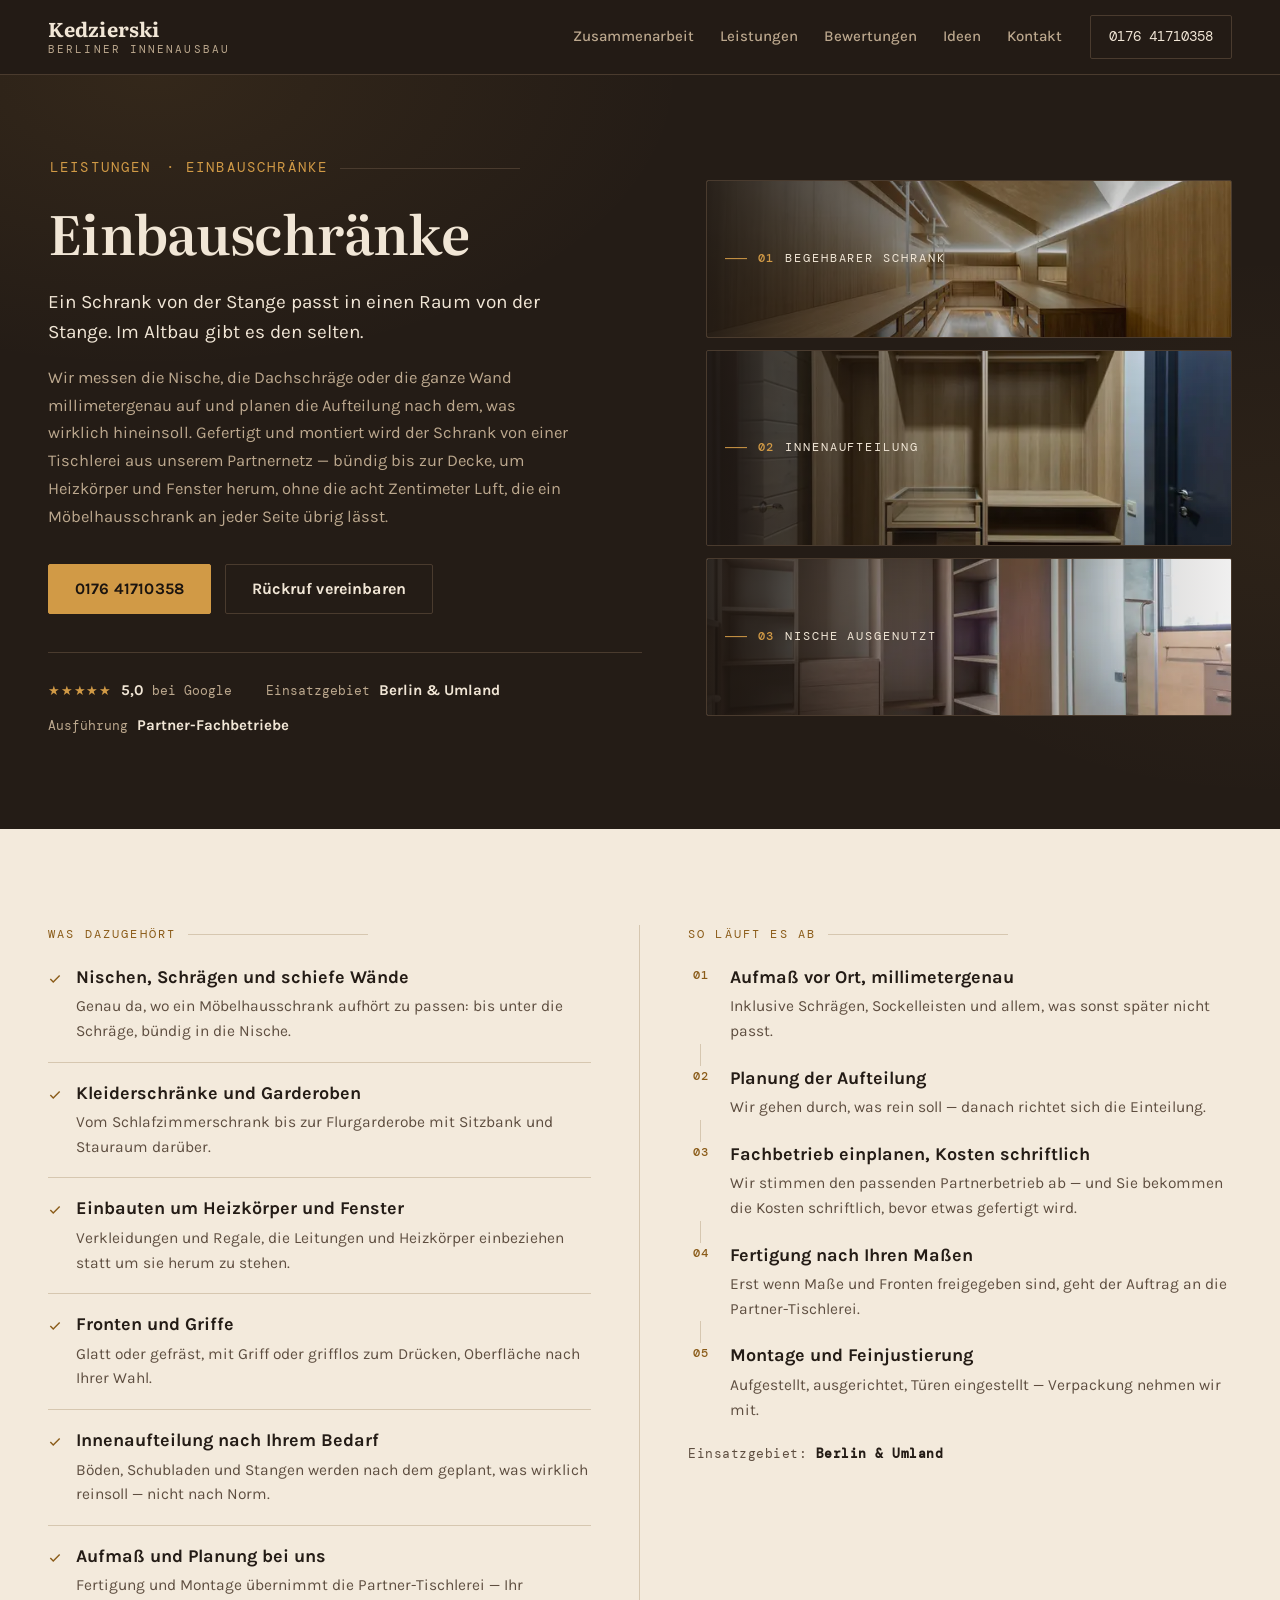
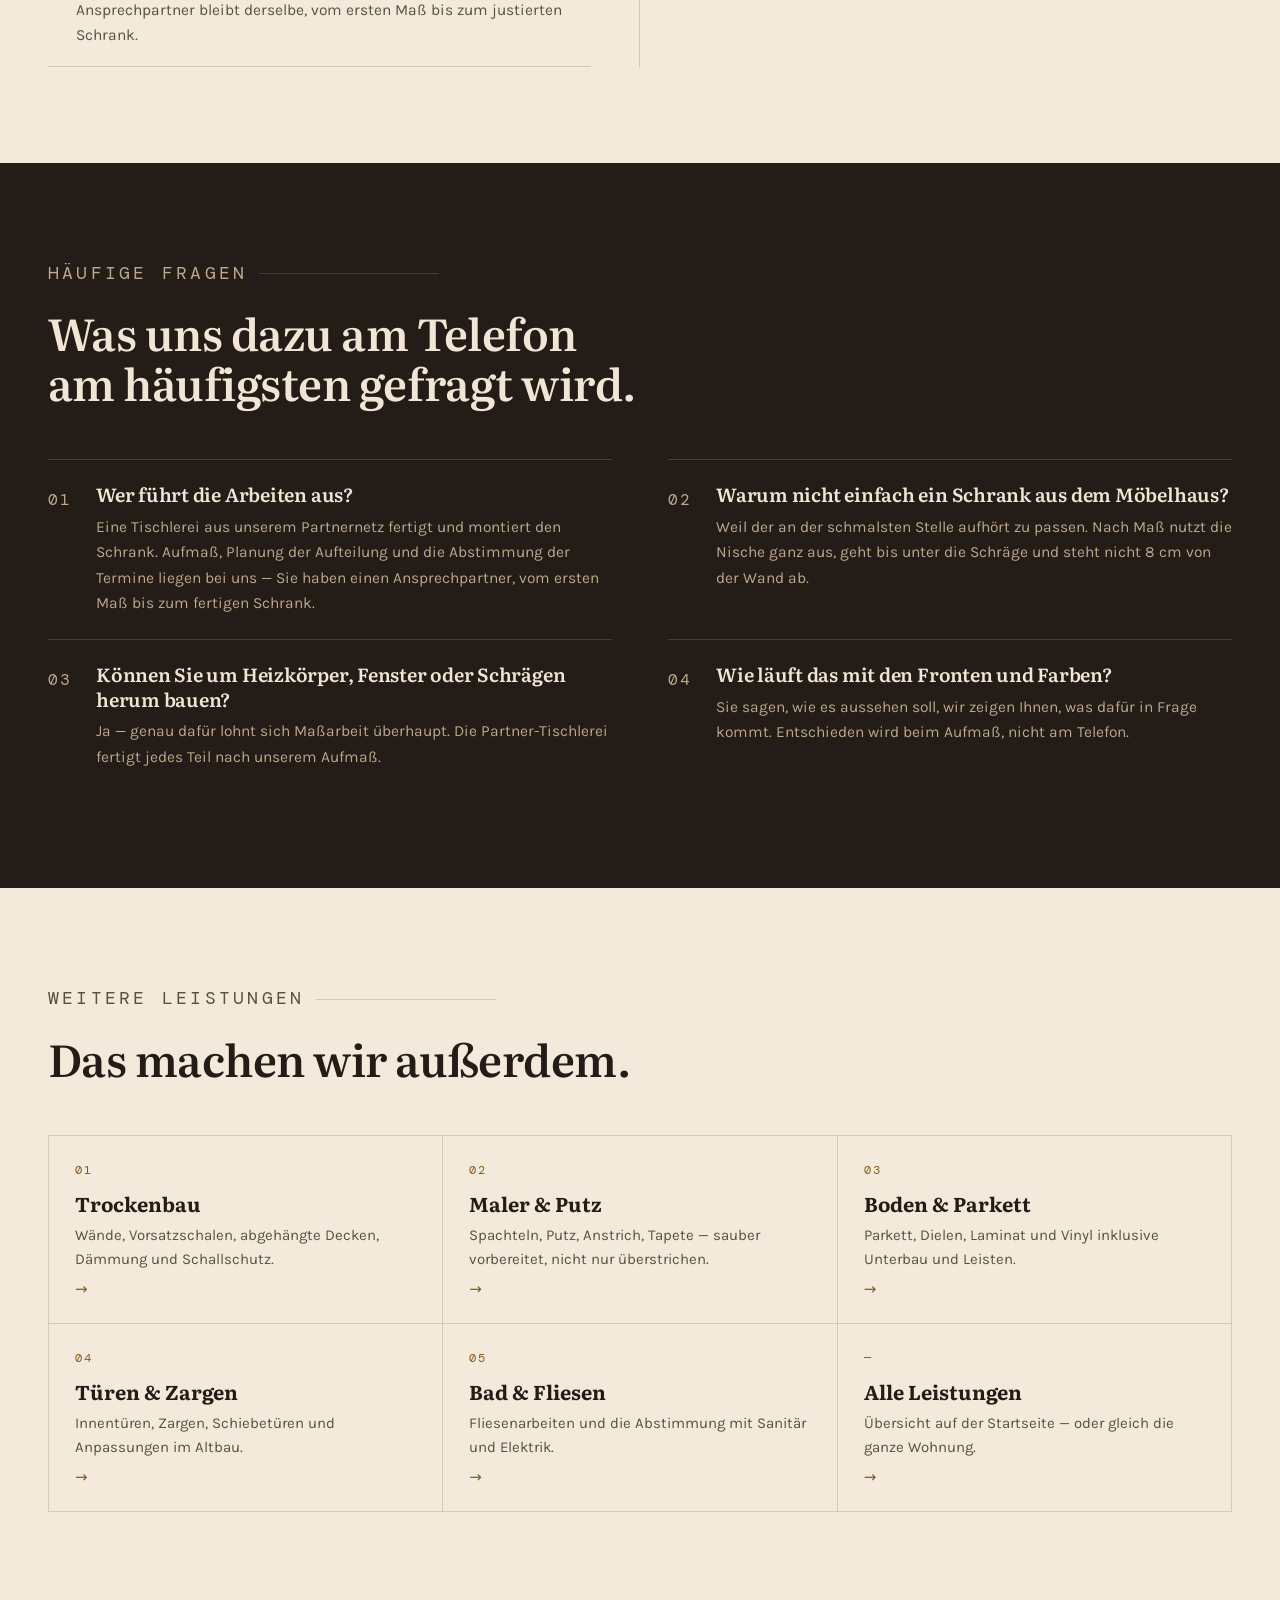
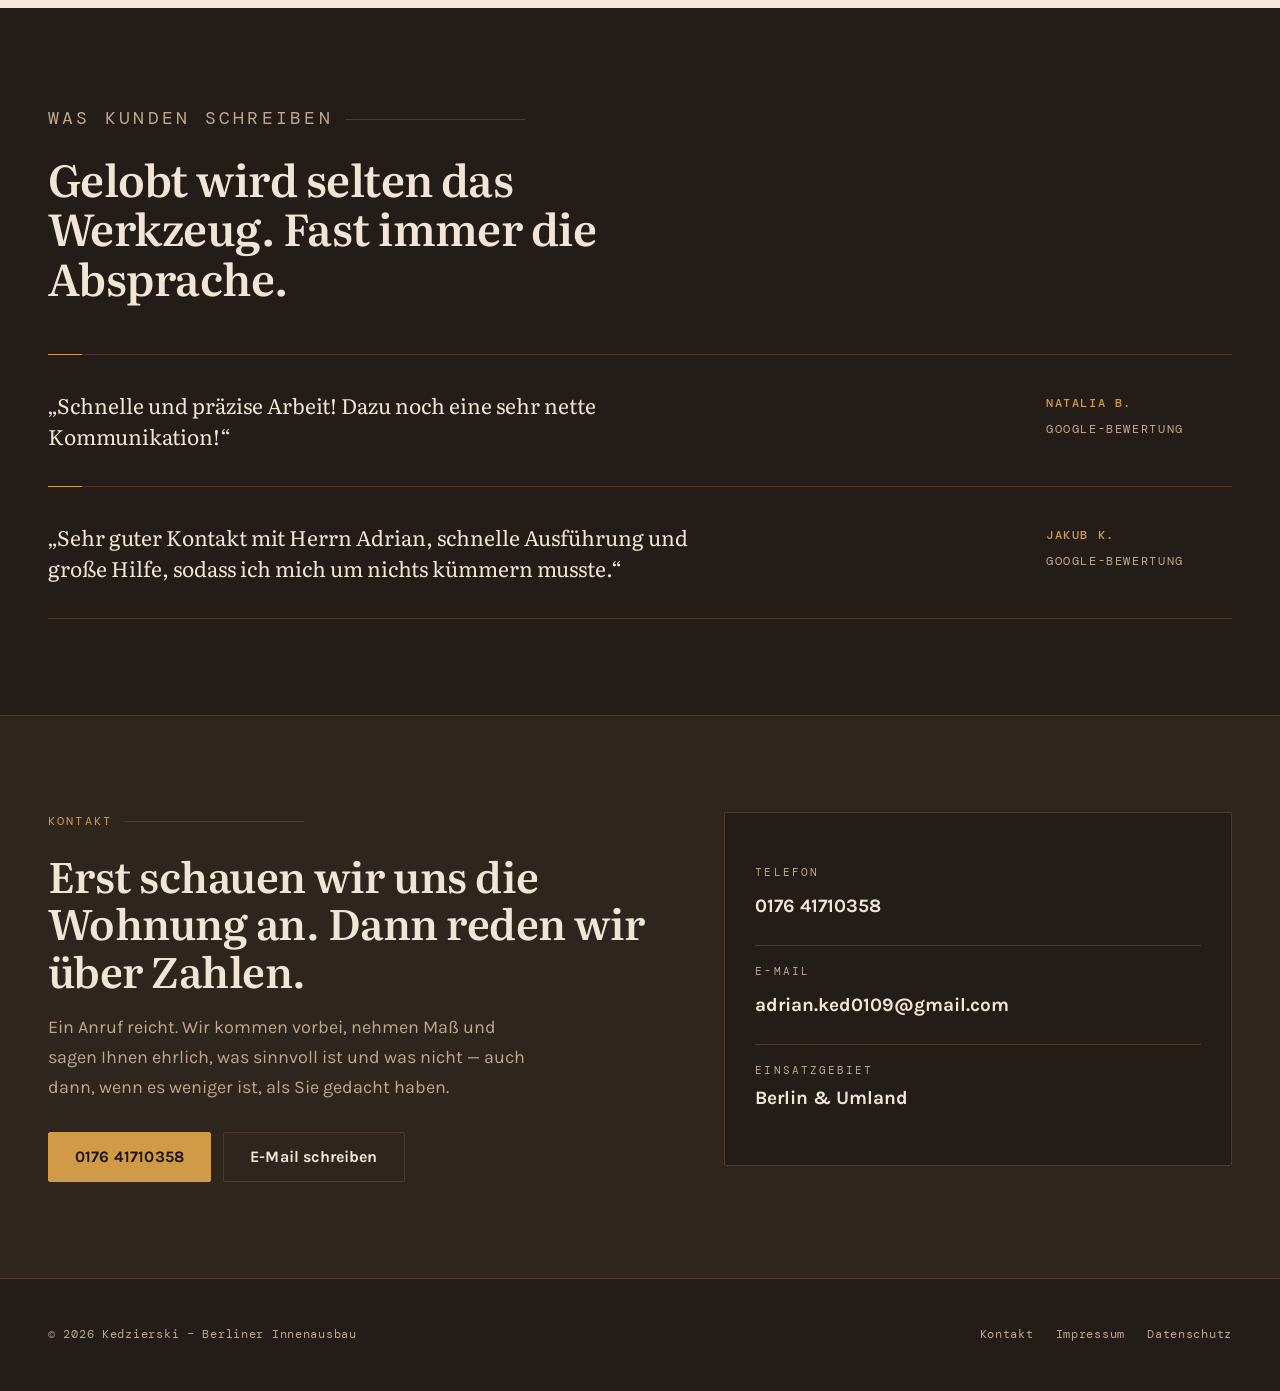
<file: einbauschraenke/index.html>
<!DOCTYPE html><html lang="de" data-astro-cid-5hce7sga> <head><meta charset="utf-8"><meta name="viewport" content="width=device-width, initial-scale=1"><title>Einbauschränke nach Maß Berlin | Kedzierski</title><meta name="description" content="Einbauschränke nach Maß in Berlin: Nischen, Dachschrägen, Flur und Schlafzimmer. Aufmaß und Planung bei uns, gefertigt und montiert von einer Partner-Tischlerei."><link rel="canonical" href="https://kedzierski-innenausbau.de/einbauschraenke/"><meta name="theme-color" content="#241C16"><link rel="icon" href="/favicon.ico" sizes="32x32"><link rel="icon" href="/icon-192.png" type="image/png" sizes="192x192"><link rel="apple-touch-icon" href="/apple-touch-icon.png"><!-- share preview (WhatsApp, Facebook, Google Business links) --><meta property="og:type" content="website"><meta property="og:locale" content="de_DE"><meta property="og:site_name" content="Kedzierski – Berliner Innenausbau"><meta property="og:title" content="Einbauschränke nach Maß Berlin | Kedzierski"><meta property="og:description" content="Einbauschränke nach Maß in Berlin: Nischen, Dachschrägen, Flur und Schlafzimmer. Aufmaß und Planung bei uns, gefertigt und montiert von einer Partner-Tischlerei."><meta property="og:url" content="https://kedzierski-innenausbau.de/einbauschraenke/"><meta property="og:image" content="https://kedzierski-innenausbau.de/og.jpg"><meta property="og:image:width" content="1200"><meta property="og:image:height" content="630"><meta name="twitter:card" content="summary_large_image"><script type="application/ld+json">{"@context":"https://schema.org","@graph":[{"@type":"HomeAndConstructionBusiness","@id":"https://kedzierski-innenausbau.de/#betrieb","name":"Kedzierski – Berliner Innenausbau","url":"https://kedzierski-innenausbau.de/","telephone":"+4917641710358","email":"adrian.ked0109@gmail.com","image":"https://kedzierski-innenausbau.de/og.jpg","logo":"https://kedzierski-innenausbau.de/icon-512.png","address":{"@type":"PostalAddress","addressLocality":"Berlin","addressCountry":"DE"},"areaServed":{"@type":"City","name":"Berlin"},"knowsLanguage":["de","pl","ru"],"hasMap":"https://maps.google.com/?cid=2458978748510472837","sameAs":["https://maps.google.com/?cid=2458978748510472837"]},{"@type":"Service","name":"Einbauschränke in Berlin","serviceType":"Einbauschränke","description":"Einbauschränke nach Maß in Berlin: Nischen, Dachschrägen, Flur und Schlafzimmer. Aufmaß und Planung bei uns, gefertigt und montiert von einer Partner-Tischlerei.","url":"https://kedzierski-innenausbau.de/einbauschraenke/","areaServed":{"@type":"City","name":"Berlin"},"provider":{"@id":"https://kedzierski-innenausbau.de/#betrieb"}},{"@type":"BreadcrumbList","itemListElement":[{"@type":"ListItem","position":1,"name":"Startseite","item":"https://kedzierski-innenausbau.de/"},{"@type":"ListItem","position":2,"name":"Einbauschränke","item":"https://kedzierski-innenausbau.de/einbauschraenke/"}]}]}</script><!-- no Google Fonts, no Maps iframe, no third-party anything: nothing here needs consent --><link rel="stylesheet" href="/_astro/datenschutz.COICJlT1.css">
<link rel="stylesheet" href="/_astro/_slug_.DGJDWfP5.css"></head> <body data-astro-cid-5hce7sga> <header class="nav" data-astro-cid-5hce7sga> <div class="wrap nav-in" data-astro-cid-5hce7sga> <a class="brand" href="/" data-astro-cid-5hce7sga> <b data-astro-cid-5hce7sga>Kedzierski</b> <span data-astro-cid-5hce7sga>Berliner Innenausbau</span> </a> <nav class="nav-links" data-astro-cid-5hce7sga> <a href="/#ablauf" data-astro-cid-5hce7sga>Zusammenarbeit</a><a href="/#leistungen" data-astro-cid-5hce7sga>Leistungen</a><a href="/#bewertungen" data-astro-cid-5hce7sga>Bewertungen</a><a href="/#arbeiten" data-astro-cid-5hce7sga>Ideen</a><a href="/#kontakt" data-astro-cid-5hce7sga>Kontakt</a> </nav> <a class="nav-tel" href="tel:+4917641710358" data-astro-cid-5hce7sga>0176 41710358</a> </div> </header> <main id="top" data-astro-cid-5hce7sga>  <section class="s-hero" data-astro-cid-yvbahnfj> <div class="wrap s-hero-in" data-astro-cid-yvbahnfj> <div data-astro-cid-yvbahnfj> <p class="eyebrow" data-astro-cid-yvbahnfj><a class="crumb" href="/#leistungen" data-astro-cid-yvbahnfj>Leistungen</a> · Einbauschränke</p> <h1 data-astro-cid-yvbahnfj>Einbauschränke</h1> <p class="s-lead" data-astro-cid-yvbahnfj>Ein Schrank von der Stange passt in einen Raum von der Stange. Im Altbau gibt es den selten.</p> <p class="s-lead2" data-astro-cid-yvbahnfj>Wir messen die Nische, die Dachschräge oder die ganze Wand millimetergenau auf und planen die Aufteilung nach dem, was wirklich hineinsoll. Gefertigt und montiert wird der Schrank von einer Tischlerei aus unserem Partnernetz — bündig bis zur Decke, um Heizkörper und Fenster herum, ohne die acht Zentimeter Luft, die ein Möbelhausschrank an jeder Seite übrig lässt.</p> <div class="cta-row" data-astro-cid-yvbahnfj> <a class="btn btn-solid" href="tel:+4917641710358" data-astro-cid-yvbahnfj>0176 41710358</a> <a class="btn btn-ghost" href="#kontakt" data-astro-cid-yvbahnfj>Rückruf vereinbaren</a> </div>  <div class="hero-facts" data-astro-cid-yvbahnfj> <p class="fact" data-astro-cid-yvbahnfj><span class="stars" data-astro-cid-yvbahnfj>★★★★★</span> <b data-astro-cid-yvbahnfj>5,0</b> bei Google</p> <p class="fact" data-astro-cid-yvbahnfj>Einsatzgebiet <b data-astro-cid-yvbahnfj>Berlin &amp; Umland</b></p>  <p class="fact" data-astro-cid-yvbahnfj>Ausführung <b data-astro-cid-yvbahnfj>Partner-Fachbetriebe</b></p> </div> </div>  <div class="slats" data-astro-cid-yvbahnfj> <figure class="slat" data-astro-cid-yvbahnfj>  <picture data-astro-cid-yvbahnfj><source type="image/webp" srcset="/images/w/pexels-20705883-640.webp 640w, /images/w/pexels-20705883-1100.webp 1100w, /images/w/pexels-20705883-1600.webp 1600w" sizes="(max-width: 900px) calc(100vw - 32px), 540px" data-astro-cid-yvbahnfj><img src="/images/pexels-20705883.jpg" alt="Begehbarer Kleiderschrank aus Nussbaumholz mit indirekter Beleuchtung" loading="eager" data-astro-cid-yvbahnfj></picture> <figcaption class="slat-label" data-astro-cid-yvbahnfj> <i data-astro-cid-yvbahnfj></i><b data-astro-cid-yvbahnfj>01</b>Begehbarer Schrank </figcaption> </figure><figure class="slat" data-astro-cid-yvbahnfj>  <picture data-astro-cid-yvbahnfj><source type="image/webp" srcset="/images/w/pexels-7061419-640.webp 640w, /images/w/pexels-7061419-1100.webp 1100w, /images/w/pexels-7061419-1600.webp 1600w" sizes="(max-width: 900px) calc(100vw - 32px), 540px" data-astro-cid-yvbahnfj><img src="/images/pexels-7061419.jpg" alt="Offener Einbauschrank mit Regalböden und Schubladen aus hellem Holz" loading="lazy" data-astro-cid-yvbahnfj></picture> <figcaption class="slat-label" data-astro-cid-yvbahnfj> <i data-astro-cid-yvbahnfj></i><b data-astro-cid-yvbahnfj>02</b>Innenaufteilung </figcaption> </figure><figure class="slat" data-astro-cid-yvbahnfj>  <picture data-astro-cid-yvbahnfj><source type="image/webp" srcset="/images/w/pexels-8134812-640.webp 640w, /images/w/pexels-8134812-1100.webp 1100w, /images/w/pexels-8134812-1600.webp 1600w" sizes="(max-width: 900px) calc(100vw - 32px), 540px" data-astro-cid-yvbahnfj><img src="/images/pexels-8134812.jpg" alt="Einbauschrank in einer Nische mit Regalen und Schubladen" loading="lazy" data-astro-cid-yvbahnfj></picture> <figcaption class="slat-label" data-astro-cid-yvbahnfj> <i data-astro-cid-yvbahnfj></i><b data-astro-cid-yvbahnfj>03</b>Nische ausgenutzt </figcaption> </figure>  </div> </div> </section> <section class="sec light" data-astro-cid-yvbahnfj> <div class="wrap s-cols" data-astro-cid-yvbahnfj> <div data-astro-cid-yvbahnfj> <p class="eyebrow on-light" data-astro-cid-yvbahnfj>Was dazugehört</p> <ul class="s-list" data-astro-cid-yvbahnfj> <li data-astro-cid-yvbahnfj> <svg viewBox="0 0 24 24" aria-hidden="true" data-astro-cid-yvbahnfj><path d="M20 6 9 17l-5-5" data-astro-cid-yvbahnfj></path></svg> <div data-astro-cid-yvbahnfj><b data-astro-cid-yvbahnfj>Nischen, Schrägen und schiefe Wände</b><span data-astro-cid-yvbahnfj>Genau da, wo ein Möbelhausschrank aufhört zu passen: bis unter die Schräge, bündig in die Nische.</span></div> </li><li data-astro-cid-yvbahnfj> <svg viewBox="0 0 24 24" aria-hidden="true" data-astro-cid-yvbahnfj><path d="M20 6 9 17l-5-5" data-astro-cid-yvbahnfj></path></svg> <div data-astro-cid-yvbahnfj><b data-astro-cid-yvbahnfj>Kleiderschränke und Garderoben</b><span data-astro-cid-yvbahnfj>Vom Schlafzimmerschrank bis zur Flurgarderobe mit Sitzbank und Stauraum darüber.</span></div> </li><li data-astro-cid-yvbahnfj> <svg viewBox="0 0 24 24" aria-hidden="true" data-astro-cid-yvbahnfj><path d="M20 6 9 17l-5-5" data-astro-cid-yvbahnfj></path></svg> <div data-astro-cid-yvbahnfj><b data-astro-cid-yvbahnfj>Einbauten um Heizkörper und Fenster</b><span data-astro-cid-yvbahnfj>Verkleidungen und Regale, die Leitungen und Heizkörper einbeziehen statt um sie herum zu stehen.</span></div> </li><li data-astro-cid-yvbahnfj> <svg viewBox="0 0 24 24" aria-hidden="true" data-astro-cid-yvbahnfj><path d="M20 6 9 17l-5-5" data-astro-cid-yvbahnfj></path></svg> <div data-astro-cid-yvbahnfj><b data-astro-cid-yvbahnfj>Fronten und Griffe</b><span data-astro-cid-yvbahnfj>Glatt oder gefräst, mit Griff oder grifflos zum Drücken, Oberfläche nach Ihrer Wahl.</span></div> </li><li data-astro-cid-yvbahnfj> <svg viewBox="0 0 24 24" aria-hidden="true" data-astro-cid-yvbahnfj><path d="M20 6 9 17l-5-5" data-astro-cid-yvbahnfj></path></svg> <div data-astro-cid-yvbahnfj><b data-astro-cid-yvbahnfj>Innenaufteilung nach Ihrem Bedarf</b><span data-astro-cid-yvbahnfj>Böden, Schubladen und Stangen werden nach dem geplant, was wirklich reinsoll — nicht nach Norm.</span></div> </li><li data-astro-cid-yvbahnfj> <svg viewBox="0 0 24 24" aria-hidden="true" data-astro-cid-yvbahnfj><path d="M20 6 9 17l-5-5" data-astro-cid-yvbahnfj></path></svg> <div data-astro-cid-yvbahnfj><b data-astro-cid-yvbahnfj>Aufmaß und Planung bei uns</b><span data-astro-cid-yvbahnfj>Fertigung und Montage übernimmt die Partner-Tischlerei — Ihr Ansprechpartner bleibt derselbe, vom ersten Maß bis zum justierten Schrank.</span></div> </li> </ul> </div> <div data-astro-cid-yvbahnfj> <p class="eyebrow on-light" data-astro-cid-yvbahnfj>So läuft es ab</p> <ol class="s-steps" data-astro-cid-yvbahnfj> <li data-astro-cid-yvbahnfj> <b data-astro-cid-yvbahnfj>01</b> <div data-astro-cid-yvbahnfj><p class="st" data-astro-cid-yvbahnfj>Aufmaß vor Ort, millimetergenau</p><span data-astro-cid-yvbahnfj>Inklusive Schrägen, Sockelleisten und allem, was sonst später nicht passt.</span></div> </li><li data-astro-cid-yvbahnfj> <b data-astro-cid-yvbahnfj>02</b> <div data-astro-cid-yvbahnfj><p class="st" data-astro-cid-yvbahnfj>Planung der Aufteilung</p><span data-astro-cid-yvbahnfj>Wir gehen durch, was rein soll — danach richtet sich die Einteilung.</span></div> </li><li data-astro-cid-yvbahnfj> <b data-astro-cid-yvbahnfj>03</b> <div data-astro-cid-yvbahnfj><p class="st" data-astro-cid-yvbahnfj>Fachbetrieb einplanen, Kosten schriftlich</p><span data-astro-cid-yvbahnfj>Wir stimmen den passenden Partnerbetrieb ab — und Sie bekommen die Kosten schriftlich, bevor etwas gefertigt wird.</span></div> </li><li data-astro-cid-yvbahnfj> <b data-astro-cid-yvbahnfj>04</b> <div data-astro-cid-yvbahnfj><p class="st" data-astro-cid-yvbahnfj>Fertigung nach Ihren Maßen</p><span data-astro-cid-yvbahnfj>Erst wenn Maße und Fronten freigegeben sind, geht der Auftrag an die Partner-Tischlerei.</span></div> </li><li data-astro-cid-yvbahnfj> <b data-astro-cid-yvbahnfj>05</b> <div data-astro-cid-yvbahnfj><p class="st" data-astro-cid-yvbahnfj>Montage und Feinjustierung</p><span data-astro-cid-yvbahnfj>Aufgestellt, ausgerichtet, Türen eingestellt — Verpackung nehmen wir mit.</span></div> </li> </ol> <p class="s-area" data-astro-cid-yvbahnfj>Einsatzgebiet: <strong data-astro-cid-yvbahnfj>Berlin &amp; Umland</strong></p> </div> </div> </section> <section class="sec" data-astro-cid-yvbahnfj> <div class="wrap" data-astro-cid-yvbahnfj> <div class="sec-head" data-astro-cid-yvbahnfj> <p class="eyebrow" data-astro-cid-yvbahnfj>Häufige Fragen</p> <h2 data-astro-cid-yvbahnfj>Was uns dazu am Telefon am häufigsten gefragt wird.</h2> </div> <div class="faq" data-astro-cid-yvbahnfj> <div class="faq-item" data-astro-cid-yvbahnfj> <p class="faq-n" data-astro-cid-yvbahnfj>01</p> <div data-astro-cid-yvbahnfj> <h3 data-astro-cid-yvbahnfj>Wer führt die Arbeiten aus?</h3> <p data-astro-cid-yvbahnfj>Eine Tischlerei aus unserem Partnernetz fertigt und montiert den Schrank. Aufmaß, Planung der Aufteilung und die Abstimmung der Termine liegen bei uns — Sie haben einen Ansprechpartner, vom ersten Maß bis zum fertigen Schrank.</p> </div> </div><div class="faq-item" data-astro-cid-yvbahnfj> <p class="faq-n" data-astro-cid-yvbahnfj>02</p> <div data-astro-cid-yvbahnfj> <h3 data-astro-cid-yvbahnfj>Warum nicht einfach ein Schrank aus dem Möbelhaus?</h3> <p data-astro-cid-yvbahnfj>Weil der an der schmalsten Stelle aufhört zu passen. Nach Maß nutzt die Nische ganz aus, geht bis unter die Schräge und steht nicht 8 cm von der Wand ab.</p> </div> </div><div class="faq-item" data-astro-cid-yvbahnfj> <p class="faq-n" data-astro-cid-yvbahnfj>03</p> <div data-astro-cid-yvbahnfj> <h3 data-astro-cid-yvbahnfj>Können Sie um Heizkörper, Fenster oder Schrägen herum bauen?</h3> <p data-astro-cid-yvbahnfj>Ja — genau dafür lohnt sich Maßarbeit überhaupt. Die Partner-Tischlerei fertigt jedes Teil nach unserem Aufmaß.</p> </div> </div><div class="faq-item" data-astro-cid-yvbahnfj> <p class="faq-n" data-astro-cid-yvbahnfj>04</p> <div data-astro-cid-yvbahnfj> <h3 data-astro-cid-yvbahnfj>Wie läuft das mit den Fronten und Farben?</h3> <p data-astro-cid-yvbahnfj>Sie sagen, wie es aussehen soll, wir zeigen Ihnen, was dafür in Frage kommt. Entschieden wird beim Aufmaß, nicht am Telefon.</p> </div> </div> </div> </div> </section> <section class="sec light" data-astro-cid-yvbahnfj> <div class="wrap" data-astro-cid-yvbahnfj> <div class="sec-head" data-astro-cid-yvbahnfj> <p class="eyebrow on-light" data-astro-cid-yvbahnfj>Weitere Leistungen</p> <h2 data-astro-cid-yvbahnfj>Das machen wir außerdem.</h2> </div> <div class="s-more" data-astro-cid-yvbahnfj> <a class="s-more-i" href="/trockenbau/" data-astro-cid-yvbahnfj> <p class="lv-n" data-astro-cid-yvbahnfj>01</p> <b data-astro-cid-yvbahnfj>Trockenbau</b> <span data-astro-cid-yvbahnfj>Wände, Vorsatzschalen, abgehängte Decken, Dämmung und Schallschutz.</span> <span class="lv-go" aria-hidden="true" data-astro-cid-yvbahnfj>→</span> </a><a class="s-more-i" href="/maler-putz/" data-astro-cid-yvbahnfj> <p class="lv-n" data-astro-cid-yvbahnfj>02</p> <b data-astro-cid-yvbahnfj>Maler &amp; Putz</b> <span data-astro-cid-yvbahnfj>Spachteln, Putz, Anstrich, Tapete — sauber vorbereitet, nicht nur überstrichen.</span> <span class="lv-go" aria-hidden="true" data-astro-cid-yvbahnfj>→</span> </a><a class="s-more-i" href="/boden-parkett/" data-astro-cid-yvbahnfj> <p class="lv-n" data-astro-cid-yvbahnfj>03</p> <b data-astro-cid-yvbahnfj>Boden &amp; Parkett</b> <span data-astro-cid-yvbahnfj>Parkett, Dielen, Laminat und Vinyl inklusive Unterbau und Leisten.</span> <span class="lv-go" aria-hidden="true" data-astro-cid-yvbahnfj>→</span> </a><a class="s-more-i" href="/tueren-zargen/" data-astro-cid-yvbahnfj> <p class="lv-n" data-astro-cid-yvbahnfj>04</p> <b data-astro-cid-yvbahnfj>Türen &amp; Zargen</b> <span data-astro-cid-yvbahnfj>Innentüren, Zargen, Schiebetüren und Anpassungen im Altbau.</span> <span class="lv-go" aria-hidden="true" data-astro-cid-yvbahnfj>→</span> </a><a class="s-more-i" href="/bad-fliesen/" data-astro-cid-yvbahnfj> <p class="lv-n" data-astro-cid-yvbahnfj>05</p> <b data-astro-cid-yvbahnfj>Bad &amp; Fliesen</b> <span data-astro-cid-yvbahnfj>Fliesenarbeiten und die Abstimmung mit Sanitär und Elektrik.</span> <span class="lv-go" aria-hidden="true" data-astro-cid-yvbahnfj>→</span> </a>  <a class="s-more-i all" href="/#leistungen" data-astro-cid-yvbahnfj> <p class="lv-n" data-astro-cid-yvbahnfj>—</p> <b data-astro-cid-yvbahnfj>Alle Leistungen</b> <span data-astro-cid-yvbahnfj>Übersicht auf der Startseite — oder gleich die ganze Wohnung.</span> <span class="lv-go" aria-hidden="true" data-astro-cid-yvbahnfj>→</span> </a> </div> </div> </section> <section class="sec" data-astro-cid-yvbahnfj> <div class="wrap" data-astro-cid-yvbahnfj> <div class="sec-head" data-astro-cid-yvbahnfj> <p class="eyebrow" data-astro-cid-yvbahnfj>Was Kunden schreiben</p> <h2 data-astro-cid-yvbahnfj>Gelobt wird selten das Werkzeug. Fast immer die Absprache.</h2> </div> <div class="revs" data-astro-cid-yvbahnfj> <blockquote class="rev" data-astro-cid-yvbahnfj> <div class="rev-body" data-astro-cid-yvbahnfj><p data-astro-cid-yvbahnfj>„Schnelle und präzise Arbeit! Dazu noch eine sehr nette Kommunikation!“</p></div> <footer data-astro-cid-yvbahnfj><b data-astro-cid-yvbahnfj>Natalia B.</b>Google-Bewertung</footer> </blockquote><blockquote class="rev" data-astro-cid-yvbahnfj> <div class="rev-body" data-astro-cid-yvbahnfj><p data-astro-cid-yvbahnfj>„Sehr guter Kontakt mit Herrn Adrian, schnelle Ausführung und große Hilfe, sodass ich mich um nichts kümmern musste.“</p></div> <footer data-astro-cid-yvbahnfj><b data-astro-cid-yvbahnfj>Jakub K.</b>Google-Bewertung</footer> </blockquote> </div> </div> </section> <section class="sec kontakt" id="kontakt" data-astro-cid-yvbahnfj> <div class="wrap k-grid" data-astro-cid-yvbahnfj> <div data-astro-cid-yvbahnfj> <p class="eyebrow" data-astro-cid-yvbahnfj>Kontakt</p> <h2 data-astro-cid-yvbahnfj>Erst schauen wir uns die Wohnung an. Dann reden wir über Zahlen.</h2> <p class="k-lead" data-astro-cid-yvbahnfj>Ein Anruf reicht. Wir kommen vorbei, nehmen Maß und sagen Ihnen ehrlich, was sinnvoll ist und was nicht — auch dann, wenn es weniger ist, als Sie gedacht haben.</p> <div class="k-btns" data-astro-cid-yvbahnfj> <a class="btn btn-solid" href="tel:+4917641710358" data-astro-cid-yvbahnfj>0176 41710358</a> <a class="btn btn-ghost" href="mailto:adrian.ked0109@gmail.com" data-astro-cid-yvbahnfj>E-Mail schreiben</a> </div> </div> <div class="k-card" data-astro-cid-yvbahnfj> <div class="k-row" data-astro-cid-yvbahnfj><span data-astro-cid-yvbahnfj>Telefon</span><a href="tel:+4917641710358" data-astro-cid-yvbahnfj>0176 41710358</a></div> <div class="k-row" data-astro-cid-yvbahnfj><span data-astro-cid-yvbahnfj>E-Mail</span><a href="mailto:adrian.ked0109@gmail.com" data-astro-cid-yvbahnfj>adrian.ked0109@gmail.com</a></div> <div class="k-row" data-astro-cid-yvbahnfj><span data-astro-cid-yvbahnfj>Einsatzgebiet</span><strong data-astro-cid-yvbahnfj>Berlin &amp; Umland</strong></div> </div> </div> </section>  </main> <footer class="foot" data-astro-cid-5hce7sga> <div class="wrap foot-in" data-astro-cid-5hce7sga> <p data-astro-cid-5hce7sga>© 2026 Kedzierski – Berliner Innenausbau</p> <nav data-astro-cid-5hce7sga> <a href="/#kontakt" data-astro-cid-5hce7sga>Kontakt</a> <a href="/impressum/" data-astro-cid-5hce7sga>Impressum</a> <a href="/datenschutz/" data-astro-cid-5hce7sga>Datenschutz</a> </nav> </div> </footer>  </body> </html>
</file>
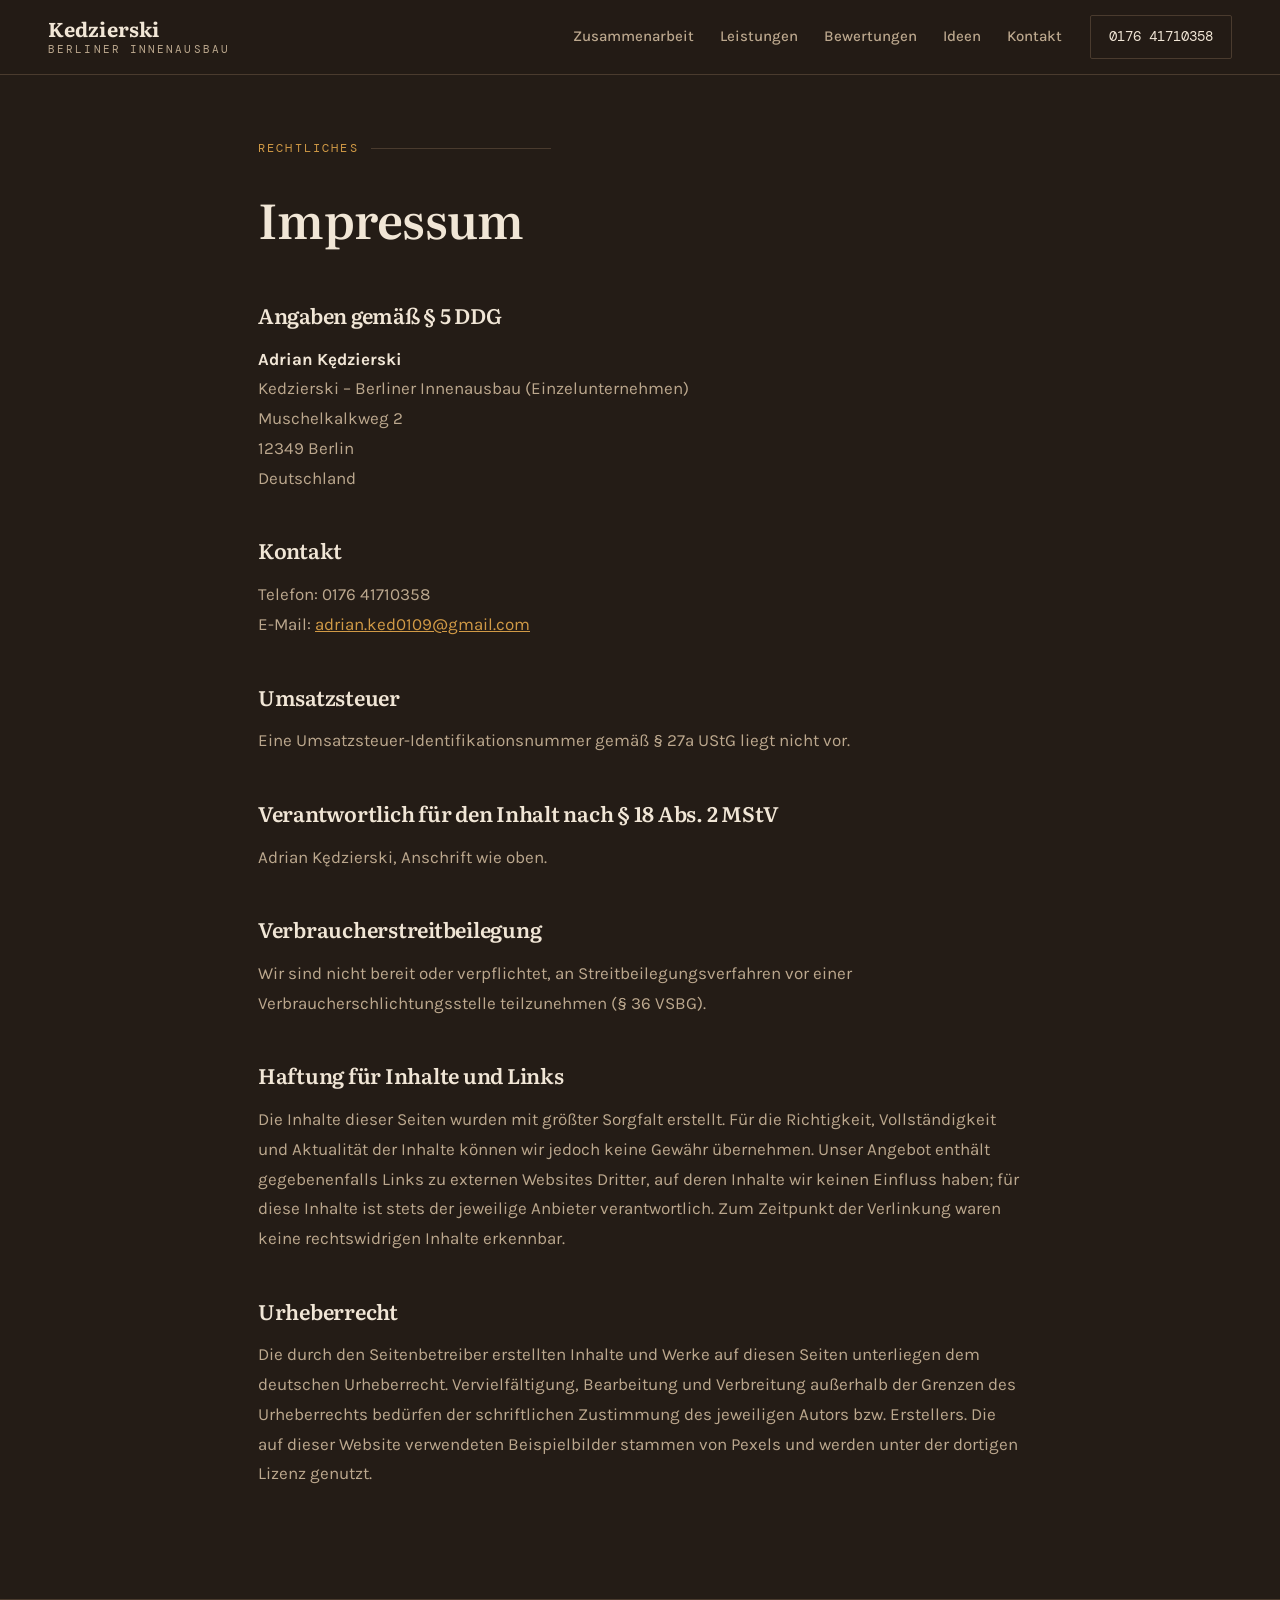
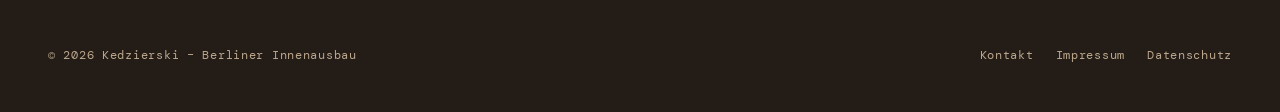
<file: impressum/index.html>
<!DOCTYPE html><html lang="de" data-astro-cid-5hce7sga> <head><meta charset="utf-8"><meta name="viewport" content="width=device-width, initial-scale=1"><title>Impressum | Kedzierski – Berliner Innenausbau</title><meta name="description" content="Impressum von Kedzierski – Berliner Innenausbau: Anbieterkennzeichnung nach § 5 DDG."><link rel="canonical" href="https://kedzierski-innenausbau.de/impressum/"><meta name="theme-color" content="#241C16"><link rel="icon" href="/favicon.ico" sizes="32x32"><link rel="icon" href="/icon-192.png" type="image/png" sizes="192x192"><link rel="apple-touch-icon" href="/apple-touch-icon.png"><!-- share preview (WhatsApp, Facebook, Google Business links) --><meta property="og:type" content="website"><meta property="og:locale" content="de_DE"><meta property="og:site_name" content="Kedzierski – Berliner Innenausbau"><meta property="og:title" content="Impressum | Kedzierski – Berliner Innenausbau"><meta property="og:description" content="Impressum von Kedzierski – Berliner Innenausbau: Anbieterkennzeichnung nach § 5 DDG."><meta property="og:url" content="https://kedzierski-innenausbau.de/impressum/"><meta property="og:image" content="https://kedzierski-innenausbau.de/og.jpg"><meta property="og:image:width" content="1200"><meta property="og:image:height" content="630"><meta name="twitter:card" content="summary_large_image"><script type="application/ld+json">{"@context":"https://schema.org","@graph":[{"@type":"HomeAndConstructionBusiness","@id":"https://kedzierski-innenausbau.de/#betrieb","name":"Kedzierski – Berliner Innenausbau","url":"https://kedzierski-innenausbau.de/","telephone":"+4917641710358","email":"adrian.ked0109@gmail.com","image":"https://kedzierski-innenausbau.de/og.jpg","logo":"https://kedzierski-innenausbau.de/icon-512.png","address":{"@type":"PostalAddress","addressLocality":"Berlin","addressCountry":"DE"},"areaServed":{"@type":"City","name":"Berlin"},"knowsLanguage":["de","pl","ru"],"hasMap":"https://maps.google.com/?cid=2458978748510472837","sameAs":["https://maps.google.com/?cid=2458978748510472837"]}]}</script><!-- no Google Fonts, no Maps iframe, no third-party anything: nothing here needs consent --><link rel="stylesheet" href="/_astro/datenschutz.COICJlT1.css">
<style>.legal[data-astro-cid-5r5pfnjt]{padding-top:64px;padding-bottom:96px;overflow-wrap:break-word;hyphens:auto}.legal[data-astro-cid-5r5pfnjt] .wrap[data-astro-cid-5r5pfnjt]{max-width:820px}h1[data-astro-cid-5r5pfnjt]{font-size:clamp(32px,4vw,48px);margin:0 0 40px}.todo[data-astro-cid-5r5pfnjt]{border:1px solid var(--brass);background:#d19a4614;padding:22px 24px;margin-bottom:44px}.todo-h[data-astro-cid-5r5pfnjt]{font-family:var(--mono);font-size:13px;letter-spacing:.1em;text-transform:uppercase;color:var(--brass);margin-bottom:10px}.todo[data-astro-cid-5r5pfnjt] p[data-astro-cid-5r5pfnjt]{color:var(--oak-dim);font-size:15.5px}.todo[data-astro-cid-5r5pfnjt] ul[data-astro-cid-5r5pfnjt]{margin:10px 0 0;padding-left:20px;color:var(--oak-dim);font-size:15px;line-height:1.7}.prose[data-astro-cid-5r5pfnjt] h2{font-size:21px;margin:40px 0 12px}.prose[data-astro-cid-5r5pfnjt] h2:first-child{margin-top:0}.prose[data-astro-cid-5r5pfnjt] p{color:var(--oak-dim);margin-bottom:14px;line-height:1.75}.prose[data-astro-cid-5r5pfnjt] strong{color:var(--oak)}.prose[data-astro-cid-5r5pfnjt] ul{color:var(--oak-dim);margin:0 0 16px;padding-left:20px;line-height:1.8}.prose[data-astro-cid-5r5pfnjt] a{color:var(--brass)}
</style></head> <body data-astro-cid-5hce7sga> <header class="nav" data-astro-cid-5hce7sga> <div class="wrap nav-in" data-astro-cid-5hce7sga> <a class="brand" href="/" data-astro-cid-5hce7sga> <b data-astro-cid-5hce7sga>Kedzierski</b> <span data-astro-cid-5hce7sga>Berliner Innenausbau</span> </a> <nav class="nav-links" data-astro-cid-5hce7sga> <a href="/#ablauf" data-astro-cid-5hce7sga>Zusammenarbeit</a><a href="/#leistungen" data-astro-cid-5hce7sga>Leistungen</a><a href="/#bewertungen" data-astro-cid-5hce7sga>Bewertungen</a><a href="/#arbeiten" data-astro-cid-5hce7sga>Ideen</a><a href="/#kontakt" data-astro-cid-5hce7sga>Kontakt</a> </nav> <a class="nav-tel" href="tel:+4917641710358" data-astro-cid-5hce7sga>0176 41710358</a> </div> </header> <main id="top" data-astro-cid-5hce7sga>  <section class="legal" data-astro-cid-5r5pfnjt> <div class="wrap" data-astro-cid-5r5pfnjt> <p class="eyebrow" data-astro-cid-5r5pfnjt>Rechtliches</p> <h1 data-astro-cid-5r5pfnjt>Impressum</h1>  <div class="prose" data-astro-cid-5r5pfnjt><h2 id="angaben-gemäß--5-ddg">Angaben gemäß § 5 DDG</h2>
<p><strong>Adrian Kędzierski</strong><br>
Kedzierski – Berliner Innenausbau (Einzelunternehmen)<br>
Muschelkalkweg 2<br>
12349 Berlin<br>
Deutschland</p>
<h2 id="kontakt">Kontakt</h2>
<p>Telefon: 0176 41710358<br>
E-Mail: <a href="mailto:adrian.ked0109@gmail.com">adrian.ked0109@gmail.com</a></p>
<h2 id="umsatzsteuer">Umsatzsteuer</h2>
<p>Eine Umsatzsteuer-Identifikationsnummer gemäß § 27a UStG liegt nicht vor.</p>
<h2 id="verantwortlich-für-den-inhalt-nach--18-abs-2-mstv">Verantwortlich für den Inhalt nach § 18 Abs. 2 MStV</h2>
<p>Adrian Kędzierski, Anschrift wie oben.</p>
<h2 id="verbraucherstreitbeilegung">Verbraucherstreitbeilegung</h2>
<p>Wir sind nicht bereit oder verpflichtet, an Streitbeilegungsverfahren vor einer
Verbraucherschlichtungsstelle teilzunehmen (§ 36 VSBG).</p>
<h2 id="haftung-für-inhalte-und-links">Haftung für Inhalte und Links</h2>
<p>Die Inhalte dieser Seiten wurden mit größter Sorgfalt erstellt. Für die Richtigkeit,
Vollständigkeit und Aktualität der Inhalte können wir jedoch keine Gewähr übernehmen.
Unser Angebot enthält gegebenenfalls Links zu externen Websites Dritter, auf deren Inhalte
wir keinen Einfluss haben; für diese Inhalte ist stets der jeweilige Anbieter verantwortlich.
Zum Zeitpunkt der Verlinkung waren keine rechtswidrigen Inhalte erkennbar.</p>
<h2 id="urheberrecht">Urheberrecht</h2>
<p>Die durch den Seitenbetreiber erstellten Inhalte und Werke auf diesen Seiten unterliegen dem
deutschen Urheberrecht. Vervielfältigung, Bearbeitung und Verbreitung außerhalb der Grenzen
des Urheberrechts bedürfen der schriftlichen Zustimmung des jeweiligen Autors bzw. Erstellers.
Die auf dieser Website verwendeten Beispielbilder stammen von Pexels und werden unter der
dortigen Lizenz genutzt.</p></div> </div> </section>  </main> <footer class="foot" data-astro-cid-5hce7sga> <div class="wrap foot-in" data-astro-cid-5hce7sga> <p data-astro-cid-5hce7sga>© 2026 Kedzierski – Berliner Innenausbau</p> <nav data-astro-cid-5hce7sga> <a href="/#kontakt" data-astro-cid-5hce7sga>Kontakt</a> <a href="/impressum/" data-astro-cid-5hce7sga>Impressum</a> <a href="/datenschutz/" data-astro-cid-5hce7sga>Datenschutz</a> </nav> </div> </footer>  </body> </html>
</file>
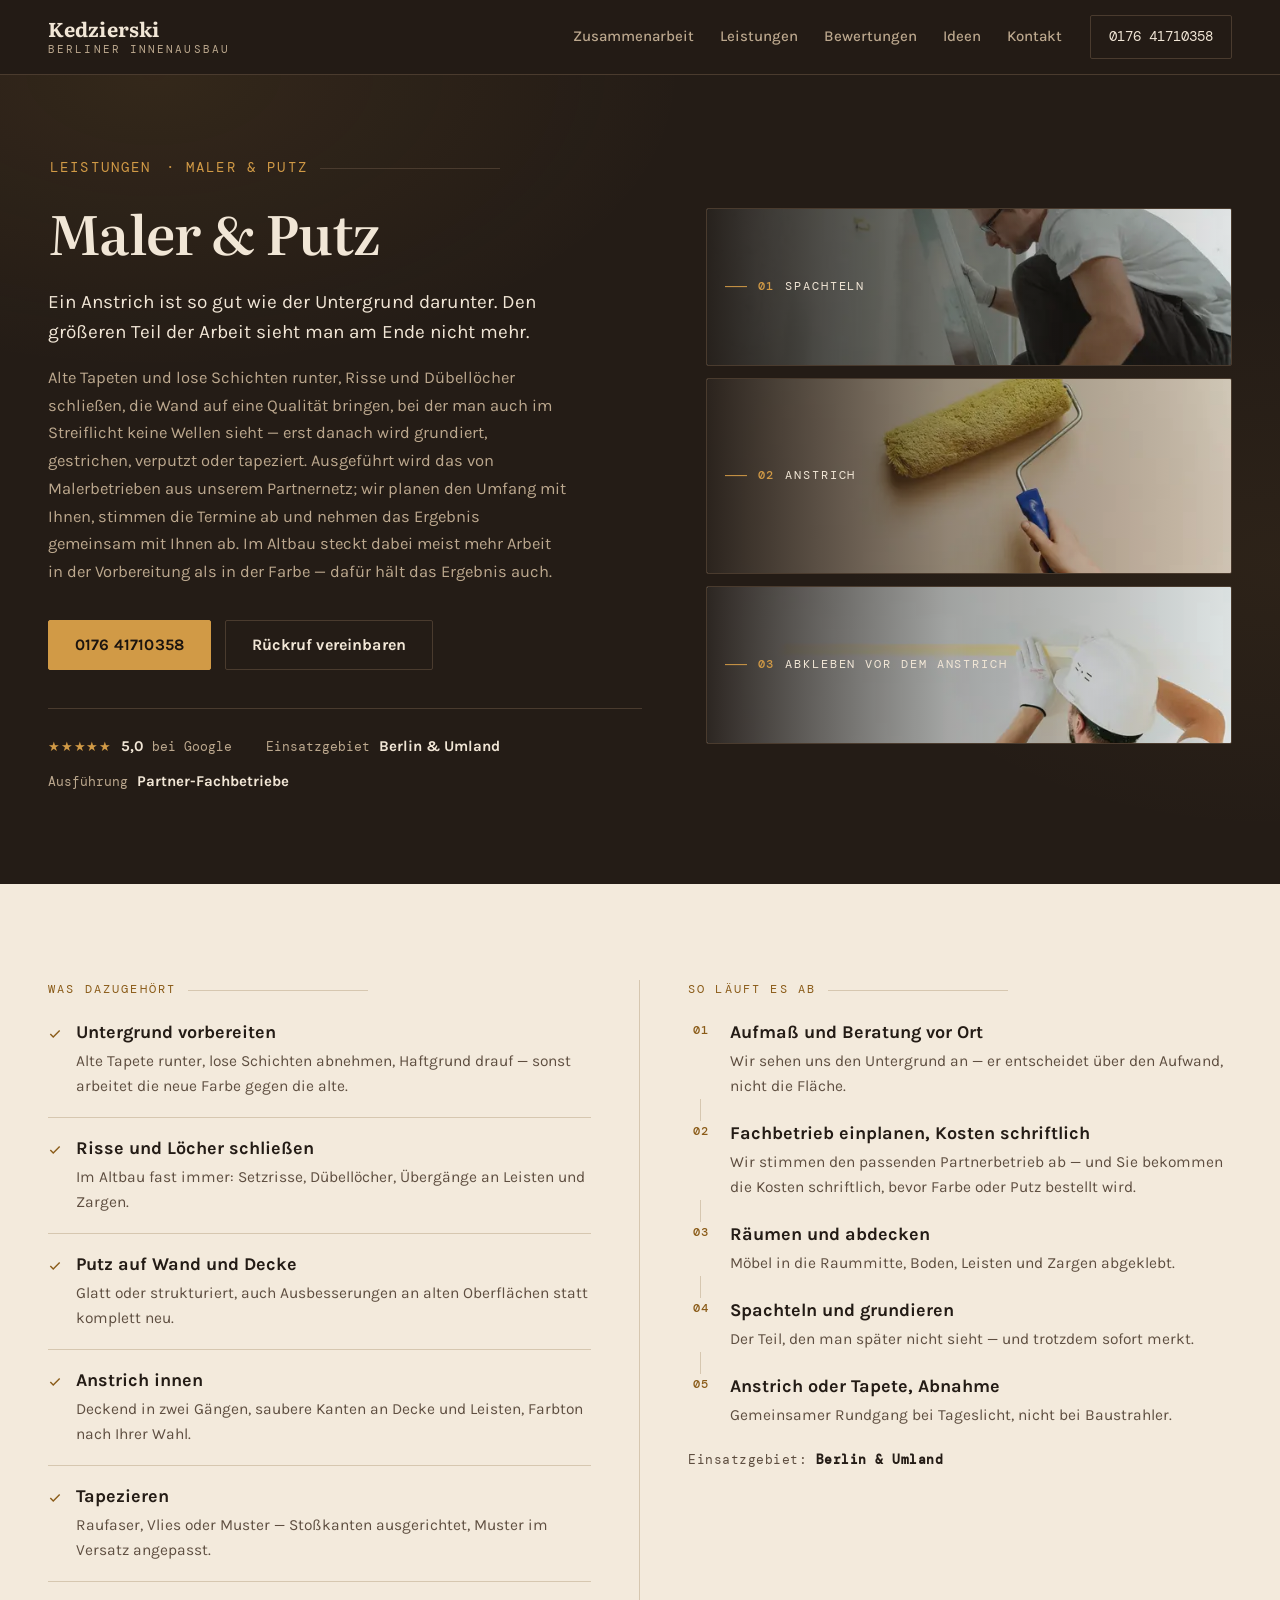
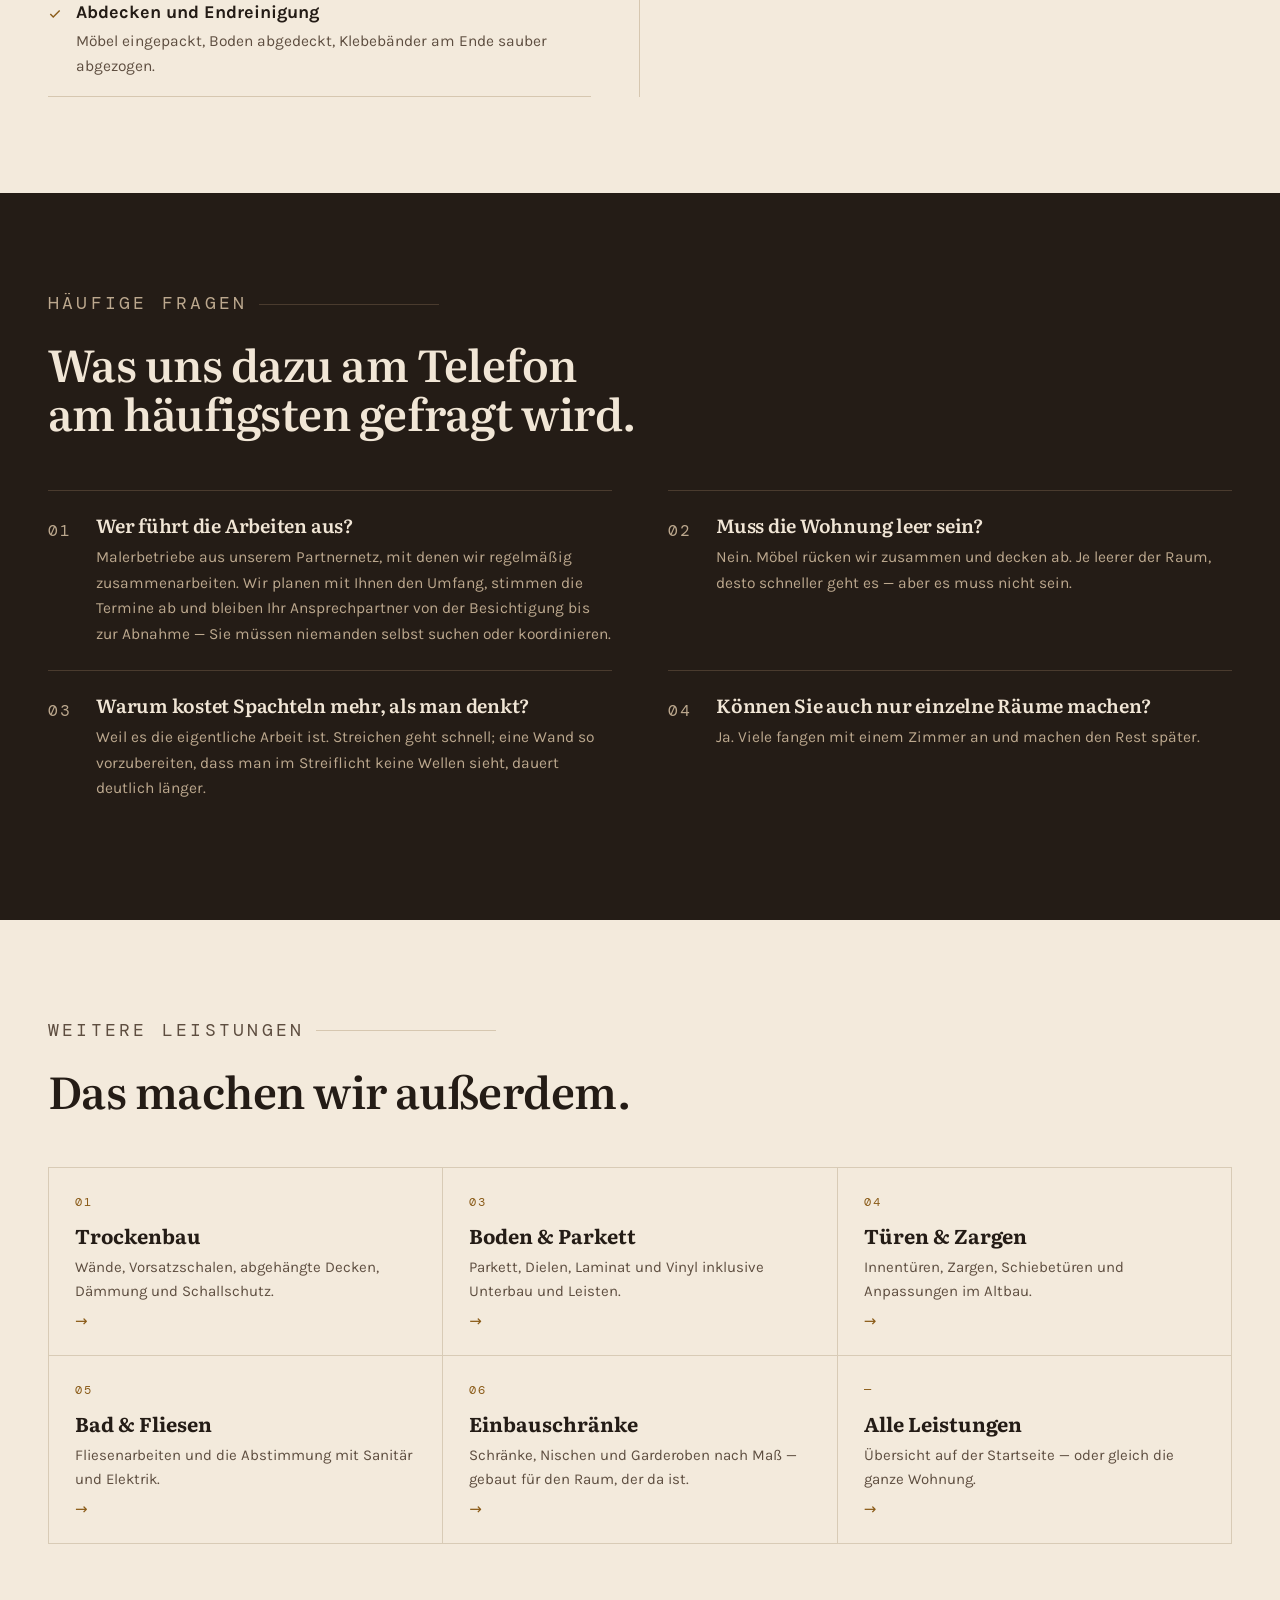
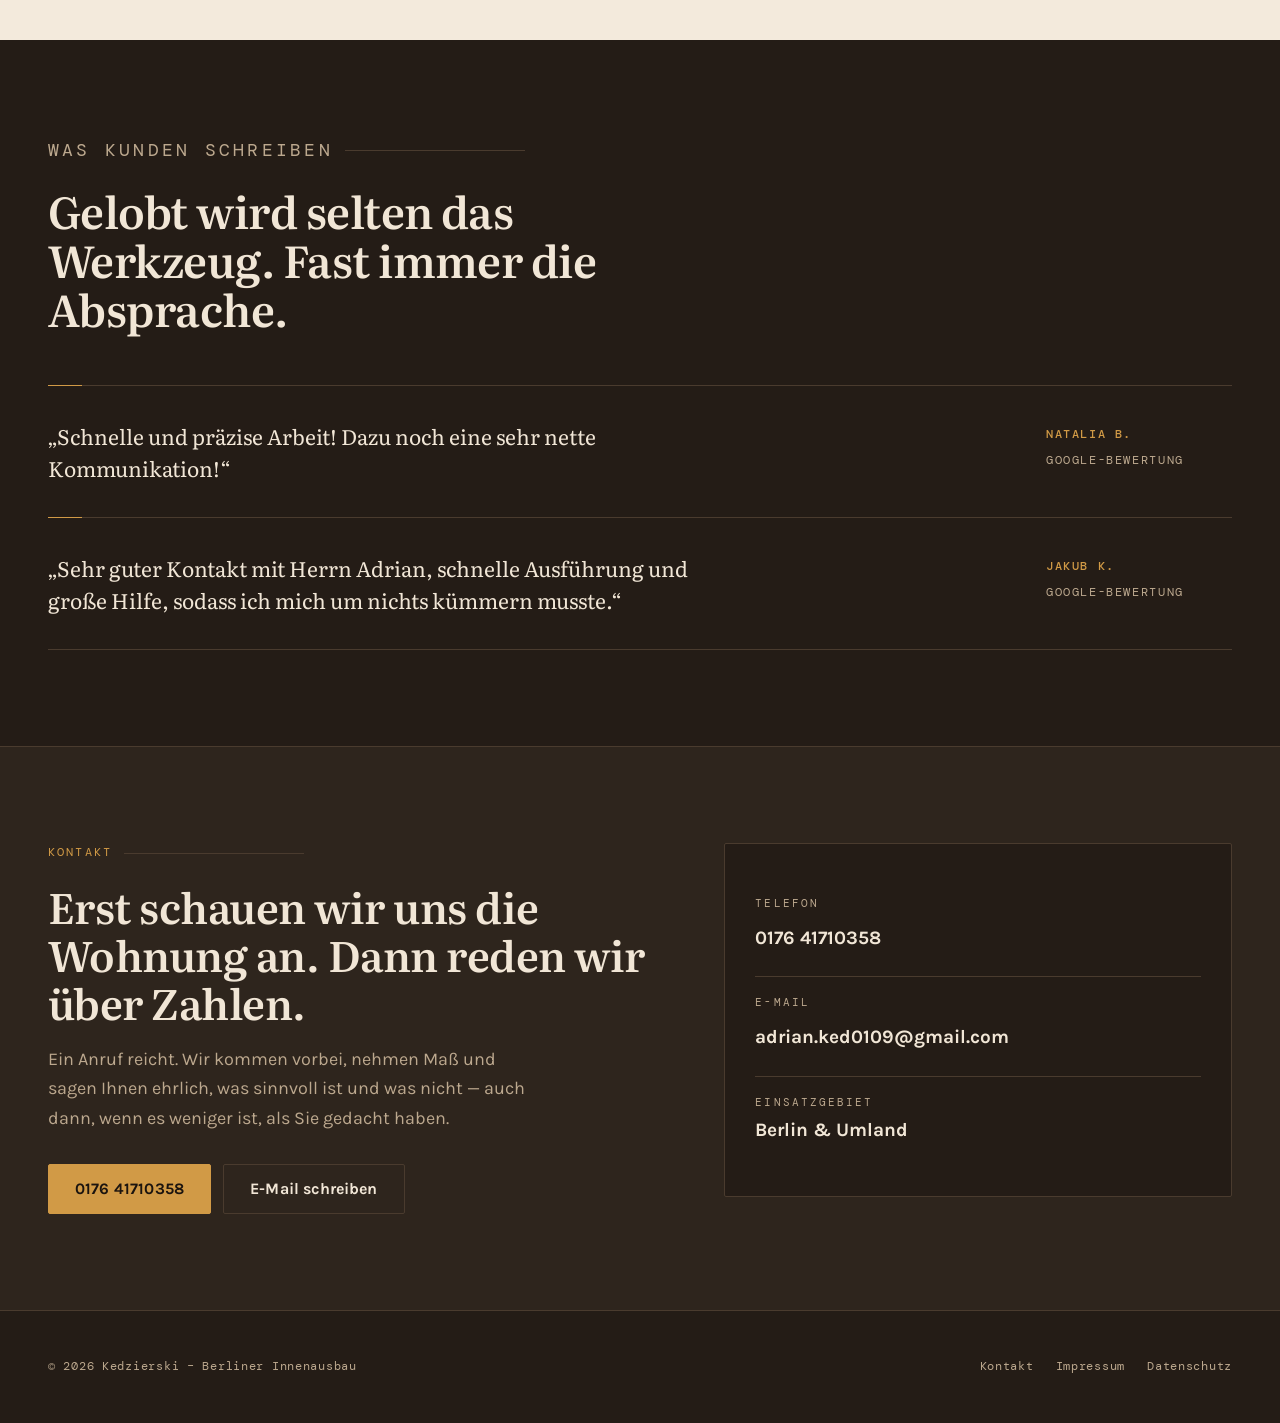
<file: maler-putz/index.html>
<!DOCTYPE html><html lang="de" data-astro-cid-5hce7sga> <head><meta charset="utf-8"><meta name="viewport" content="width=device-width, initial-scale=1"><title>Maler &amp; Putz Berlin – Spachteln, Putz, Anstrich | Kedzierski</title><meta name="description" content="Maler- und Putzarbeiten in Berlin: spachteln, verputzen, streichen, tapezieren – koordiniert aus einer Hand, ausgeführt von Fachbetrieben aus unserem Partnernetz."><link rel="canonical" href="https://kedzierski-innenausbau.de/maler-putz/"><meta name="theme-color" content="#241C16"><link rel="icon" href="/favicon.ico" sizes="32x32"><link rel="icon" href="/icon-192.png" type="image/png" sizes="192x192"><link rel="apple-touch-icon" href="/apple-touch-icon.png"><!-- share preview (WhatsApp, Facebook, Google Business links) --><meta property="og:type" content="website"><meta property="og:locale" content="de_DE"><meta property="og:site_name" content="Kedzierski – Berliner Innenausbau"><meta property="og:title" content="Maler &#38; Putz Berlin – Spachteln, Putz, Anstrich | Kedzierski"><meta property="og:description" content="Maler- und Putzarbeiten in Berlin: spachteln, verputzen, streichen, tapezieren – koordiniert aus einer Hand, ausgeführt von Fachbetrieben aus unserem Partnernetz."><meta property="og:url" content="https://kedzierski-innenausbau.de/maler-putz/"><meta property="og:image" content="https://kedzierski-innenausbau.de/og.jpg"><meta property="og:image:width" content="1200"><meta property="og:image:height" content="630"><meta name="twitter:card" content="summary_large_image"><script type="application/ld+json">{"@context":"https://schema.org","@graph":[{"@type":"HomeAndConstructionBusiness","@id":"https://kedzierski-innenausbau.de/#betrieb","name":"Kedzierski – Berliner Innenausbau","url":"https://kedzierski-innenausbau.de/","telephone":"+4917641710358","email":"adrian.ked0109@gmail.com","image":"https://kedzierski-innenausbau.de/og.jpg","logo":"https://kedzierski-innenausbau.de/icon-512.png","address":{"@type":"PostalAddress","addressLocality":"Berlin","addressCountry":"DE"},"areaServed":{"@type":"City","name":"Berlin"},"knowsLanguage":["de","pl","ru"],"hasMap":"https://maps.google.com/?cid=2458978748510472837","sameAs":["https://maps.google.com/?cid=2458978748510472837"]},{"@type":"Service","name":"Maler & Putz in Berlin","serviceType":"Maler & Putz","description":"Maler- und Putzarbeiten in Berlin: spachteln, verputzen, streichen, tapezieren – koordiniert aus einer Hand, ausgeführt von Fachbetrieben aus unserem Partnernetz.","url":"https://kedzierski-innenausbau.de/maler-putz/","areaServed":{"@type":"City","name":"Berlin"},"provider":{"@id":"https://kedzierski-innenausbau.de/#betrieb"}},{"@type":"BreadcrumbList","itemListElement":[{"@type":"ListItem","position":1,"name":"Startseite","item":"https://kedzierski-innenausbau.de/"},{"@type":"ListItem","position":2,"name":"Maler & Putz","item":"https://kedzierski-innenausbau.de/maler-putz/"}]}]}</script><!-- no Google Fonts, no Maps iframe, no third-party anything: nothing here needs consent --><link rel="stylesheet" href="/_astro/datenschutz.COICJlT1.css">
<link rel="stylesheet" href="/_astro/_slug_.DGJDWfP5.css"></head> <body data-astro-cid-5hce7sga> <header class="nav" data-astro-cid-5hce7sga> <div class="wrap nav-in" data-astro-cid-5hce7sga> <a class="brand" href="/" data-astro-cid-5hce7sga> <b data-astro-cid-5hce7sga>Kedzierski</b> <span data-astro-cid-5hce7sga>Berliner Innenausbau</span> </a> <nav class="nav-links" data-astro-cid-5hce7sga> <a href="/#ablauf" data-astro-cid-5hce7sga>Zusammenarbeit</a><a href="/#leistungen" data-astro-cid-5hce7sga>Leistungen</a><a href="/#bewertungen" data-astro-cid-5hce7sga>Bewertungen</a><a href="/#arbeiten" data-astro-cid-5hce7sga>Ideen</a><a href="/#kontakt" data-astro-cid-5hce7sga>Kontakt</a> </nav> <a class="nav-tel" href="tel:+4917641710358" data-astro-cid-5hce7sga>0176 41710358</a> </div> </header> <main id="top" data-astro-cid-5hce7sga>  <section class="s-hero" data-astro-cid-yvbahnfj> <div class="wrap s-hero-in" data-astro-cid-yvbahnfj> <div data-astro-cid-yvbahnfj> <p class="eyebrow" data-astro-cid-yvbahnfj><a class="crumb" href="/#leistungen" data-astro-cid-yvbahnfj>Leistungen</a> · Maler &amp; Putz</p> <h1 data-astro-cid-yvbahnfj>Maler &amp; Putz</h1> <p class="s-lead" data-astro-cid-yvbahnfj>Ein Anstrich ist so gut wie der Untergrund darunter. Den größeren Teil der Arbeit sieht man am Ende nicht mehr.</p> <p class="s-lead2" data-astro-cid-yvbahnfj>Alte Tapeten und lose Schichten runter, Risse und Dübellöcher schließen, die Wand auf eine Qualität bringen, bei der man auch im Streiflicht keine Wellen sieht — erst danach wird grundiert, gestrichen, verputzt oder tapeziert. Ausgeführt wird das von Malerbetrieben aus unserem Partnernetz; wir planen den Umfang mit Ihnen, stimmen die Termine ab und nehmen das Ergebnis gemeinsam mit Ihnen ab. Im Altbau steckt dabei meist mehr Arbeit in der Vorbereitung als in der Farbe — dafür hält das Ergebnis auch.</p> <div class="cta-row" data-astro-cid-yvbahnfj> <a class="btn btn-solid" href="tel:+4917641710358" data-astro-cid-yvbahnfj>0176 41710358</a> <a class="btn btn-ghost" href="#kontakt" data-astro-cid-yvbahnfj>Rückruf vereinbaren</a> </div>  <div class="hero-facts" data-astro-cid-yvbahnfj> <p class="fact" data-astro-cid-yvbahnfj><span class="stars" data-astro-cid-yvbahnfj>★★★★★</span> <b data-astro-cid-yvbahnfj>5,0</b> bei Google</p> <p class="fact" data-astro-cid-yvbahnfj>Einsatzgebiet <b data-astro-cid-yvbahnfj>Berlin &amp; Umland</b></p>  <p class="fact" data-astro-cid-yvbahnfj>Ausführung <b data-astro-cid-yvbahnfj>Partner-Fachbetriebe</b></p> </div> </div>  <div class="slats" data-astro-cid-yvbahnfj> <figure class="slat" data-astro-cid-yvbahnfj>  <picture data-astro-cid-yvbahnfj><source type="image/webp" srcset="/images/w/pexels-6474192-640.webp 640w, /images/w/pexels-6474192-1100.webp 1100w, /images/w/pexels-6474192-1600.webp 1600w" sizes="(max-width: 900px) calc(100vw - 32px), 540px" data-astro-cid-yvbahnfj><img src="/images/pexels-6474192.jpg" alt="Handwerker verspachtelt mit einem Spachtel eine Wand im Innenausbau" loading="eager" data-astro-cid-yvbahnfj></picture> <figcaption class="slat-label" data-astro-cid-yvbahnfj> <i data-astro-cid-yvbahnfj></i><b data-astro-cid-yvbahnfj>01</b>Spachteln </figcaption> </figure><figure class="slat" data-astro-cid-yvbahnfj>  <picture data-astro-cid-yvbahnfj><source type="image/webp" srcset="/images/w/pexels-5583126-640.webp 640w, /images/w/pexels-5583126-1100.webp 1100w, /images/w/pexels-5583126-1600.webp 1600w" sizes="(max-width: 900px) calc(100vw - 32px), 540px" data-astro-cid-yvbahnfj><img src="/images/pexels-5583126.jpg" alt="Farbrolle trägt einen warmen Beigeton auf eine glatte Wand auf" loading="lazy" data-astro-cid-yvbahnfj></picture> <figcaption class="slat-label" data-astro-cid-yvbahnfj> <i data-astro-cid-yvbahnfj></i><b data-astro-cid-yvbahnfj>02</b>Anstrich </figcaption> </figure><figure class="slat" data-astro-cid-yvbahnfj>  <picture data-astro-cid-yvbahnfj><source type="image/webp" srcset="/images/w/pexels-4981797-640.webp 640w, /images/w/pexels-4981797-1100.webp 1100w, /images/w/pexels-4981797-1600.webp 1600w" sizes="(max-width: 900px) calc(100vw - 32px), 540px" data-astro-cid-yvbahnfj><img src="/images/pexels-4981797.jpg" alt="Maler klebt vor dem Streichen die Kanten einer Wand mit Malerband ab" loading="lazy" class="flip" style="object-position:center 12%" data-astro-cid-yvbahnfj></picture> <figcaption class="slat-label" data-astro-cid-yvbahnfj> <i data-astro-cid-yvbahnfj></i><b data-astro-cid-yvbahnfj>03</b>Abkleben vor dem Anstrich </figcaption> </figure>  </div> </div> </section> <section class="sec light" data-astro-cid-yvbahnfj> <div class="wrap s-cols" data-astro-cid-yvbahnfj> <div data-astro-cid-yvbahnfj> <p class="eyebrow on-light" data-astro-cid-yvbahnfj>Was dazugehört</p> <ul class="s-list" data-astro-cid-yvbahnfj> <li data-astro-cid-yvbahnfj> <svg viewBox="0 0 24 24" aria-hidden="true" data-astro-cid-yvbahnfj><path d="M20 6 9 17l-5-5" data-astro-cid-yvbahnfj></path></svg> <div data-astro-cid-yvbahnfj><b data-astro-cid-yvbahnfj>Untergrund vorbereiten</b><span data-astro-cid-yvbahnfj>Alte Tapete runter, lose Schichten abnehmen, Haftgrund drauf — sonst arbeitet die neue Farbe gegen die alte.</span></div> </li><li data-astro-cid-yvbahnfj> <svg viewBox="0 0 24 24" aria-hidden="true" data-astro-cid-yvbahnfj><path d="M20 6 9 17l-5-5" data-astro-cid-yvbahnfj></path></svg> <div data-astro-cid-yvbahnfj><b data-astro-cid-yvbahnfj>Risse und Löcher schließen</b><span data-astro-cid-yvbahnfj>Im Altbau fast immer: Setzrisse, Dübellöcher, Übergänge an Leisten und Zargen.</span></div> </li><li data-astro-cid-yvbahnfj> <svg viewBox="0 0 24 24" aria-hidden="true" data-astro-cid-yvbahnfj><path d="M20 6 9 17l-5-5" data-astro-cid-yvbahnfj></path></svg> <div data-astro-cid-yvbahnfj><b data-astro-cid-yvbahnfj>Putz auf Wand und Decke</b><span data-astro-cid-yvbahnfj>Glatt oder strukturiert, auch Ausbesserungen an alten Oberflächen statt komplett neu.</span></div> </li><li data-astro-cid-yvbahnfj> <svg viewBox="0 0 24 24" aria-hidden="true" data-astro-cid-yvbahnfj><path d="M20 6 9 17l-5-5" data-astro-cid-yvbahnfj></path></svg> <div data-astro-cid-yvbahnfj><b data-astro-cid-yvbahnfj>Anstrich innen</b><span data-astro-cid-yvbahnfj>Deckend in zwei Gängen, saubere Kanten an Decke und Leisten, Farbton nach Ihrer Wahl.</span></div> </li><li data-astro-cid-yvbahnfj> <svg viewBox="0 0 24 24" aria-hidden="true" data-astro-cid-yvbahnfj><path d="M20 6 9 17l-5-5" data-astro-cid-yvbahnfj></path></svg> <div data-astro-cid-yvbahnfj><b data-astro-cid-yvbahnfj>Tapezieren</b><span data-astro-cid-yvbahnfj>Raufaser, Vlies oder Muster — Stoßkanten ausgerichtet, Muster im Versatz angepasst.</span></div> </li><li data-astro-cid-yvbahnfj> <svg viewBox="0 0 24 24" aria-hidden="true" data-astro-cid-yvbahnfj><path d="M20 6 9 17l-5-5" data-astro-cid-yvbahnfj></path></svg> <div data-astro-cid-yvbahnfj><b data-astro-cid-yvbahnfj>Abdecken und Endreinigung</b><span data-astro-cid-yvbahnfj>Möbel eingepackt, Boden abgedeckt, Klebebänder am Ende sauber abgezogen.</span></div> </li> </ul> </div> <div data-astro-cid-yvbahnfj> <p class="eyebrow on-light" data-astro-cid-yvbahnfj>So läuft es ab</p> <ol class="s-steps" data-astro-cid-yvbahnfj> <li data-astro-cid-yvbahnfj> <b data-astro-cid-yvbahnfj>01</b> <div data-astro-cid-yvbahnfj><p class="st" data-astro-cid-yvbahnfj>Aufmaß und Beratung vor Ort</p><span data-astro-cid-yvbahnfj>Wir sehen uns den Untergrund an — er entscheidet über den Aufwand, nicht die Fläche.</span></div> </li><li data-astro-cid-yvbahnfj> <b data-astro-cid-yvbahnfj>02</b> <div data-astro-cid-yvbahnfj><p class="st" data-astro-cid-yvbahnfj>Fachbetrieb einplanen, Kosten schriftlich</p><span data-astro-cid-yvbahnfj>Wir stimmen den passenden Partnerbetrieb ab — und Sie bekommen die Kosten schriftlich, bevor Farbe oder Putz bestellt wird.</span></div> </li><li data-astro-cid-yvbahnfj> <b data-astro-cid-yvbahnfj>03</b> <div data-astro-cid-yvbahnfj><p class="st" data-astro-cid-yvbahnfj>Räumen und abdecken</p><span data-astro-cid-yvbahnfj>Möbel in die Raummitte, Boden, Leisten und Zargen abgeklebt.</span></div> </li><li data-astro-cid-yvbahnfj> <b data-astro-cid-yvbahnfj>04</b> <div data-astro-cid-yvbahnfj><p class="st" data-astro-cid-yvbahnfj>Spachteln und grundieren</p><span data-astro-cid-yvbahnfj>Der Teil, den man später nicht sieht — und trotzdem sofort merkt.</span></div> </li><li data-astro-cid-yvbahnfj> <b data-astro-cid-yvbahnfj>05</b> <div data-astro-cid-yvbahnfj><p class="st" data-astro-cid-yvbahnfj>Anstrich oder Tapete, Abnahme</p><span data-astro-cid-yvbahnfj>Gemeinsamer Rundgang bei Tageslicht, nicht bei Baustrahler.</span></div> </li> </ol> <p class="s-area" data-astro-cid-yvbahnfj>Einsatzgebiet: <strong data-astro-cid-yvbahnfj>Berlin &amp; Umland</strong></p> </div> </div> </section> <section class="sec" data-astro-cid-yvbahnfj> <div class="wrap" data-astro-cid-yvbahnfj> <div class="sec-head" data-astro-cid-yvbahnfj> <p class="eyebrow" data-astro-cid-yvbahnfj>Häufige Fragen</p> <h2 data-astro-cid-yvbahnfj>Was uns dazu am Telefon am häufigsten gefragt wird.</h2> </div> <div class="faq" data-astro-cid-yvbahnfj> <div class="faq-item" data-astro-cid-yvbahnfj> <p class="faq-n" data-astro-cid-yvbahnfj>01</p> <div data-astro-cid-yvbahnfj> <h3 data-astro-cid-yvbahnfj>Wer führt die Arbeiten aus?</h3> <p data-astro-cid-yvbahnfj>Malerbetriebe aus unserem Partnernetz, mit denen wir regelmäßig zusammenarbeiten. Wir planen mit Ihnen den Umfang, stimmen die Termine ab und bleiben Ihr Ansprechpartner von der Besichtigung bis zur Abnahme — Sie müssen niemanden selbst suchen oder koordinieren.</p> </div> </div><div class="faq-item" data-astro-cid-yvbahnfj> <p class="faq-n" data-astro-cid-yvbahnfj>02</p> <div data-astro-cid-yvbahnfj> <h3 data-astro-cid-yvbahnfj>Muss die Wohnung leer sein?</h3> <p data-astro-cid-yvbahnfj>Nein. Möbel rücken wir zusammen und decken ab. Je leerer der Raum, desto schneller geht es — aber es muss nicht sein.</p> </div> </div><div class="faq-item" data-astro-cid-yvbahnfj> <p class="faq-n" data-astro-cid-yvbahnfj>03</p> <div data-astro-cid-yvbahnfj> <h3 data-astro-cid-yvbahnfj>Warum kostet Spachteln mehr, als man denkt?</h3> <p data-astro-cid-yvbahnfj>Weil es die eigentliche Arbeit ist. Streichen geht schnell; eine Wand so vorzubereiten, dass man im Streiflicht keine Wellen sieht, dauert deutlich länger.</p> </div> </div><div class="faq-item" data-astro-cid-yvbahnfj> <p class="faq-n" data-astro-cid-yvbahnfj>04</p> <div data-astro-cid-yvbahnfj> <h3 data-astro-cid-yvbahnfj>Können Sie auch nur einzelne Räume machen?</h3> <p data-astro-cid-yvbahnfj>Ja. Viele fangen mit einem Zimmer an und machen den Rest später.</p> </div> </div> </div> </div> </section> <section class="sec light" data-astro-cid-yvbahnfj> <div class="wrap" data-astro-cid-yvbahnfj> <div class="sec-head" data-astro-cid-yvbahnfj> <p class="eyebrow on-light" data-astro-cid-yvbahnfj>Weitere Leistungen</p> <h2 data-astro-cid-yvbahnfj>Das machen wir außerdem.</h2> </div> <div class="s-more" data-astro-cid-yvbahnfj> <a class="s-more-i" href="/trockenbau/" data-astro-cid-yvbahnfj> <p class="lv-n" data-astro-cid-yvbahnfj>01</p> <b data-astro-cid-yvbahnfj>Trockenbau</b> <span data-astro-cid-yvbahnfj>Wände, Vorsatzschalen, abgehängte Decken, Dämmung und Schallschutz.</span> <span class="lv-go" aria-hidden="true" data-astro-cid-yvbahnfj>→</span> </a><a class="s-more-i" href="/boden-parkett/" data-astro-cid-yvbahnfj> <p class="lv-n" data-astro-cid-yvbahnfj>03</p> <b data-astro-cid-yvbahnfj>Boden &amp; Parkett</b> <span data-astro-cid-yvbahnfj>Parkett, Dielen, Laminat und Vinyl inklusive Unterbau und Leisten.</span> <span class="lv-go" aria-hidden="true" data-astro-cid-yvbahnfj>→</span> </a><a class="s-more-i" href="/tueren-zargen/" data-astro-cid-yvbahnfj> <p class="lv-n" data-astro-cid-yvbahnfj>04</p> <b data-astro-cid-yvbahnfj>Türen &amp; Zargen</b> <span data-astro-cid-yvbahnfj>Innentüren, Zargen, Schiebetüren und Anpassungen im Altbau.</span> <span class="lv-go" aria-hidden="true" data-astro-cid-yvbahnfj>→</span> </a><a class="s-more-i" href="/bad-fliesen/" data-astro-cid-yvbahnfj> <p class="lv-n" data-astro-cid-yvbahnfj>05</p> <b data-astro-cid-yvbahnfj>Bad &amp; Fliesen</b> <span data-astro-cid-yvbahnfj>Fliesenarbeiten und die Abstimmung mit Sanitär und Elektrik.</span> <span class="lv-go" aria-hidden="true" data-astro-cid-yvbahnfj>→</span> </a><a class="s-more-i" href="/einbauschraenke/" data-astro-cid-yvbahnfj> <p class="lv-n" data-astro-cid-yvbahnfj>06</p> <b data-astro-cid-yvbahnfj>Einbauschränke</b> <span data-astro-cid-yvbahnfj>Schränke, Nischen und Garderoben nach Maß — gebaut für den Raum, der da ist.</span> <span class="lv-go" aria-hidden="true" data-astro-cid-yvbahnfj>→</span> </a>  <a class="s-more-i all" href="/#leistungen" data-astro-cid-yvbahnfj> <p class="lv-n" data-astro-cid-yvbahnfj>—</p> <b data-astro-cid-yvbahnfj>Alle Leistungen</b> <span data-astro-cid-yvbahnfj>Übersicht auf der Startseite — oder gleich die ganze Wohnung.</span> <span class="lv-go" aria-hidden="true" data-astro-cid-yvbahnfj>→</span> </a> </div> </div> </section> <section class="sec" data-astro-cid-yvbahnfj> <div class="wrap" data-astro-cid-yvbahnfj> <div class="sec-head" data-astro-cid-yvbahnfj> <p class="eyebrow" data-astro-cid-yvbahnfj>Was Kunden schreiben</p> <h2 data-astro-cid-yvbahnfj>Gelobt wird selten das Werkzeug. Fast immer die Absprache.</h2> </div> <div class="revs" data-astro-cid-yvbahnfj> <blockquote class="rev" data-astro-cid-yvbahnfj> <div class="rev-body" data-astro-cid-yvbahnfj><p data-astro-cid-yvbahnfj>„Schnelle und präzise Arbeit! Dazu noch eine sehr nette Kommunikation!“</p></div> <footer data-astro-cid-yvbahnfj><b data-astro-cid-yvbahnfj>Natalia B.</b>Google-Bewertung</footer> </blockquote><blockquote class="rev" data-astro-cid-yvbahnfj> <div class="rev-body" data-astro-cid-yvbahnfj><p data-astro-cid-yvbahnfj>„Sehr guter Kontakt mit Herrn Adrian, schnelle Ausführung und große Hilfe, sodass ich mich um nichts kümmern musste.“</p></div> <footer data-astro-cid-yvbahnfj><b data-astro-cid-yvbahnfj>Jakub K.</b>Google-Bewertung</footer> </blockquote> </div> </div> </section> <section class="sec kontakt" id="kontakt" data-astro-cid-yvbahnfj> <div class="wrap k-grid" data-astro-cid-yvbahnfj> <div data-astro-cid-yvbahnfj> <p class="eyebrow" data-astro-cid-yvbahnfj>Kontakt</p> <h2 data-astro-cid-yvbahnfj>Erst schauen wir uns die Wohnung an. Dann reden wir über Zahlen.</h2> <p class="k-lead" data-astro-cid-yvbahnfj>Ein Anruf reicht. Wir kommen vorbei, nehmen Maß und sagen Ihnen ehrlich, was sinnvoll ist und was nicht — auch dann, wenn es weniger ist, als Sie gedacht haben.</p> <div class="k-btns" data-astro-cid-yvbahnfj> <a class="btn btn-solid" href="tel:+4917641710358" data-astro-cid-yvbahnfj>0176 41710358</a> <a class="btn btn-ghost" href="mailto:adrian.ked0109@gmail.com" data-astro-cid-yvbahnfj>E-Mail schreiben</a> </div> </div> <div class="k-card" data-astro-cid-yvbahnfj> <div class="k-row" data-astro-cid-yvbahnfj><span data-astro-cid-yvbahnfj>Telefon</span><a href="tel:+4917641710358" data-astro-cid-yvbahnfj>0176 41710358</a></div> <div class="k-row" data-astro-cid-yvbahnfj><span data-astro-cid-yvbahnfj>E-Mail</span><a href="mailto:adrian.ked0109@gmail.com" data-astro-cid-yvbahnfj>adrian.ked0109@gmail.com</a></div> <div class="k-row" data-astro-cid-yvbahnfj><span data-astro-cid-yvbahnfj>Einsatzgebiet</span><strong data-astro-cid-yvbahnfj>Berlin &amp; Umland</strong></div> </div> </div> </section>  </main> <footer class="foot" data-astro-cid-5hce7sga> <div class="wrap foot-in" data-astro-cid-5hce7sga> <p data-astro-cid-5hce7sga>© 2026 Kedzierski – Berliner Innenausbau</p> <nav data-astro-cid-5hce7sga> <a href="/#kontakt" data-astro-cid-5hce7sga>Kontakt</a> <a href="/impressum/" data-astro-cid-5hce7sga>Impressum</a> <a href="/datenschutz/" data-astro-cid-5hce7sga>Datenschutz</a> </nav> </div> </footer>  </body> </html>
</file>
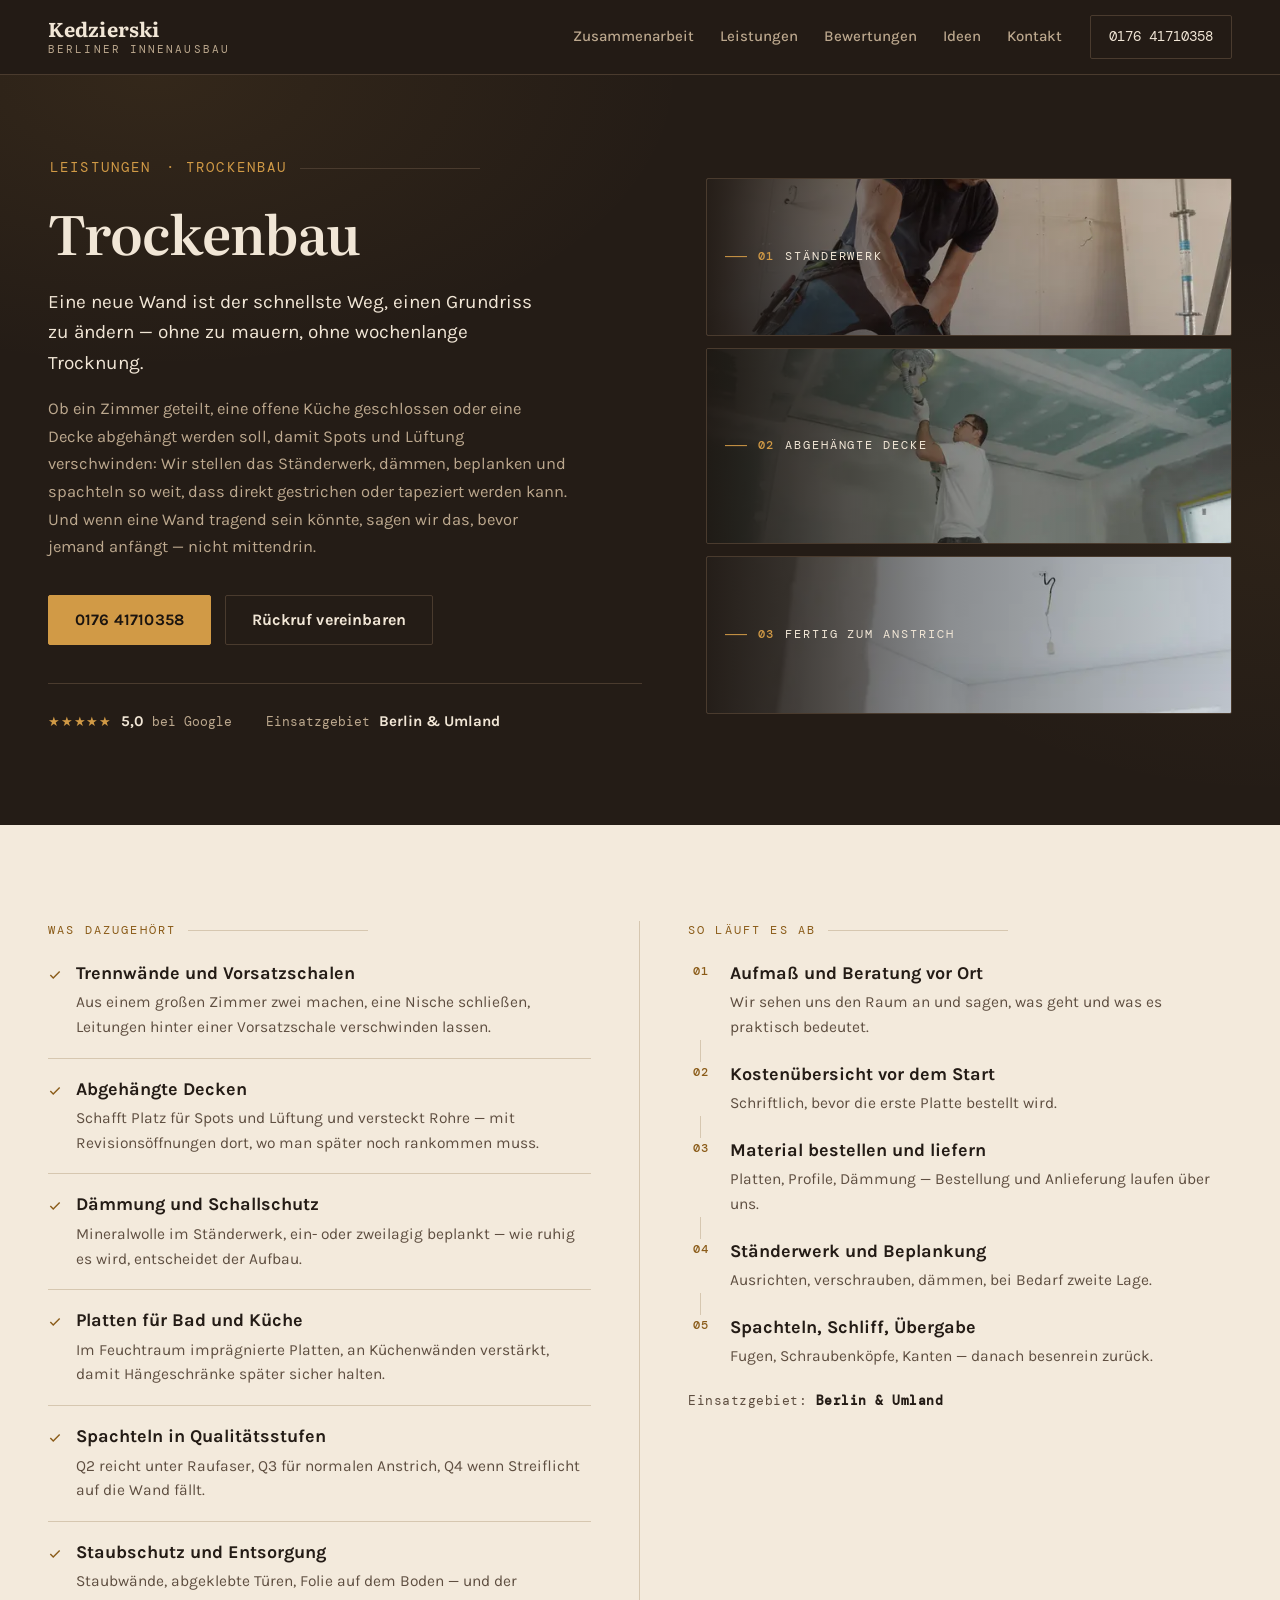
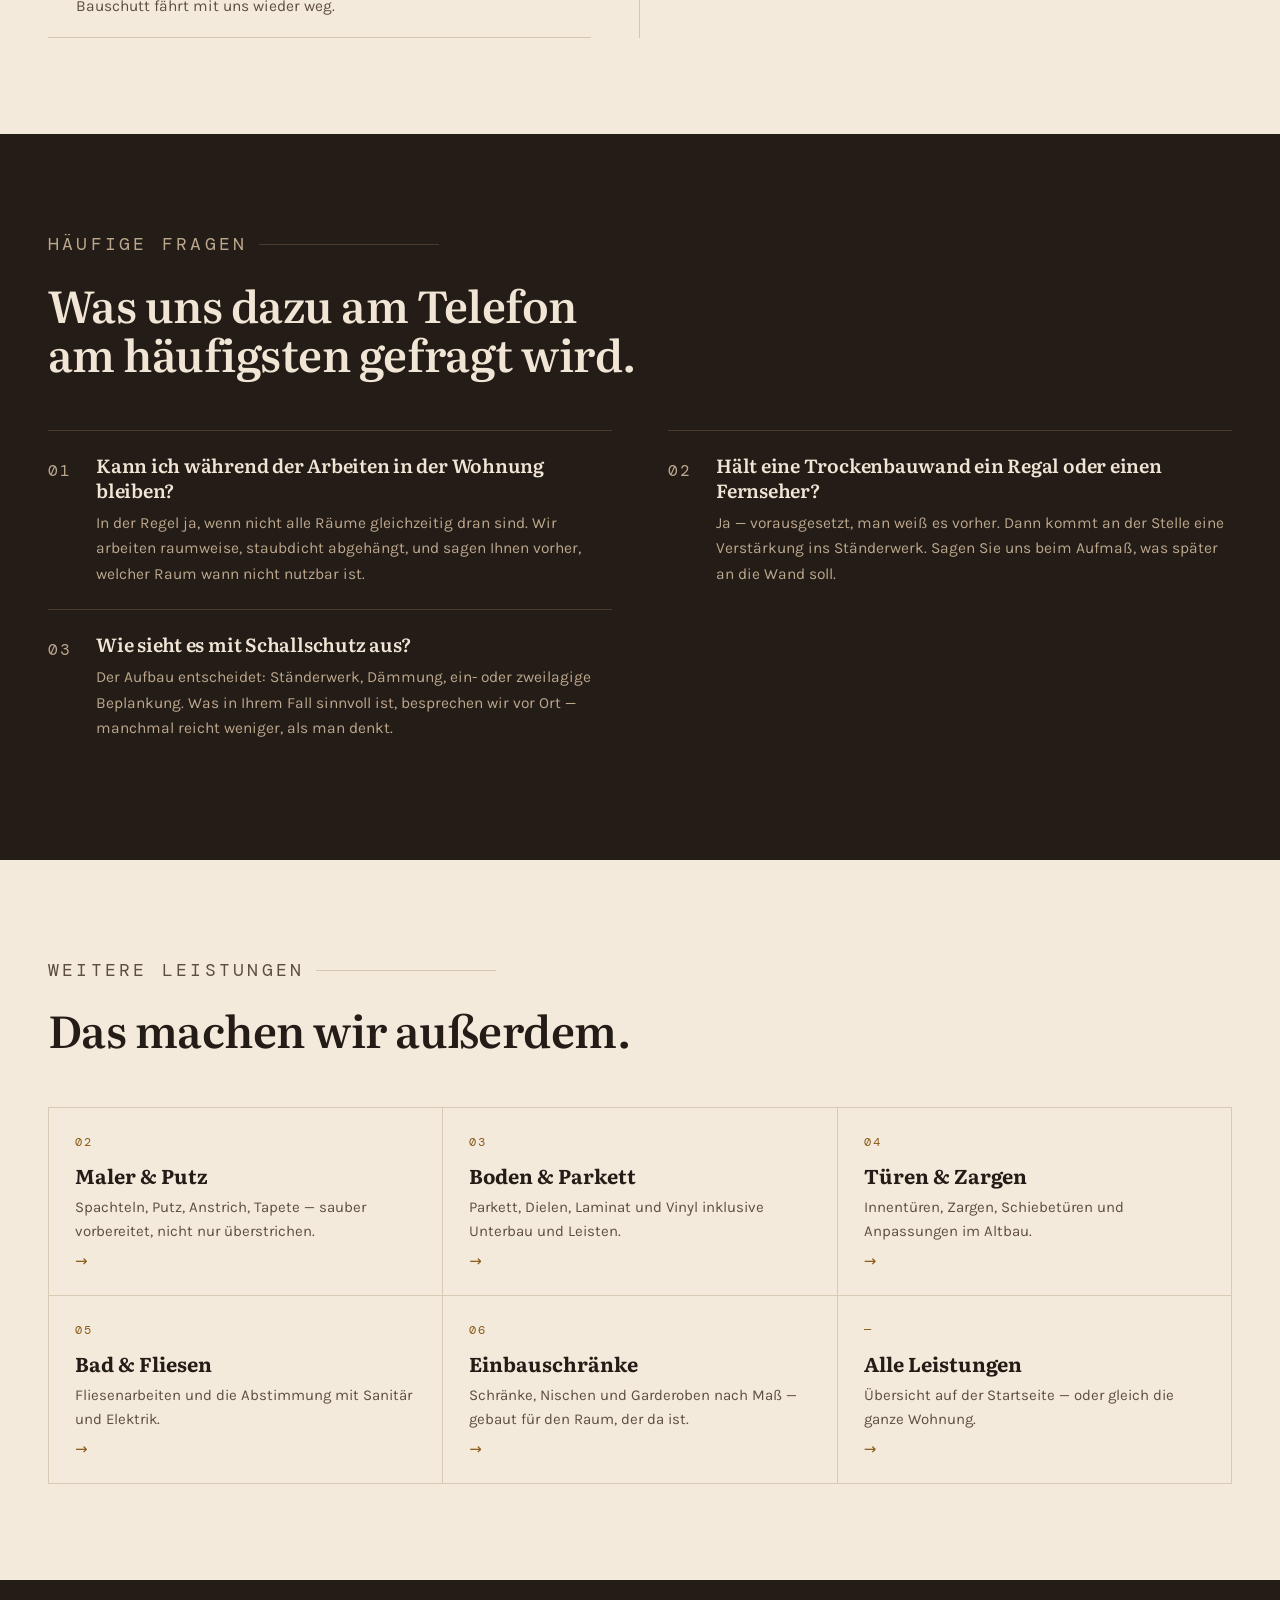
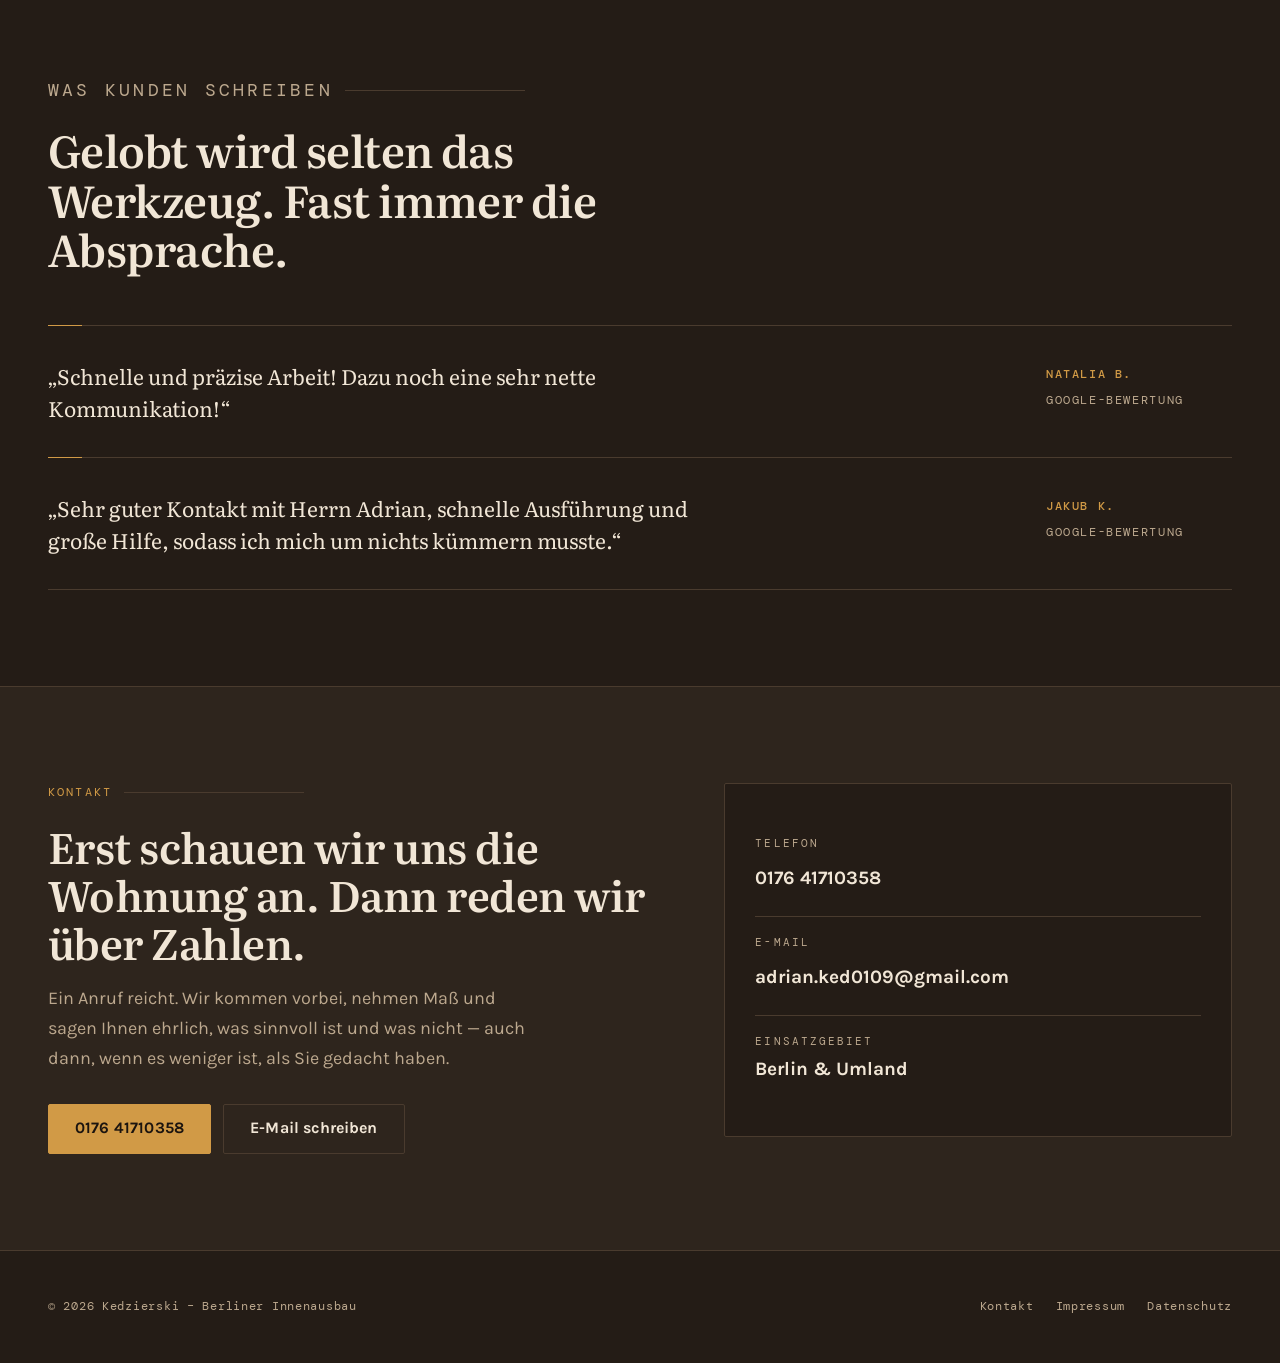
<file: trockenbau/index.html>
<!DOCTYPE html><html lang="de" data-astro-cid-5hce7sga> <head><meta charset="utf-8"><meta name="viewport" content="width=device-width, initial-scale=1"><title>Trockenbau Berlin – Wände, Decken, Schallschutz | Kedzierski</title><meta name="description" content="Trockenbau in Berlin: neue Wände, Vorsatzschalen, abgehängte Decken, Dämmung und Schallschutz. Aufmaß vor Ort, fester Ansprechpartner, besenreine Übergabe."><link rel="canonical" href="https://kedzierski-innenausbau.de/trockenbau/"><meta name="theme-color" content="#241C16"><link rel="icon" href="/favicon.ico" sizes="32x32"><link rel="icon" href="/icon-192.png" type="image/png" sizes="192x192"><link rel="apple-touch-icon" href="/apple-touch-icon.png"><!-- share preview (WhatsApp, Facebook, Google Business links) --><meta property="og:type" content="website"><meta property="og:locale" content="de_DE"><meta property="og:site_name" content="Kedzierski – Berliner Innenausbau"><meta property="og:title" content="Trockenbau Berlin – Wände, Decken, Schallschutz | Kedzierski"><meta property="og:description" content="Trockenbau in Berlin: neue Wände, Vorsatzschalen, abgehängte Decken, Dämmung und Schallschutz. Aufmaß vor Ort, fester Ansprechpartner, besenreine Übergabe."><meta property="og:url" content="https://kedzierski-innenausbau.de/trockenbau/"><meta property="og:image" content="https://kedzierski-innenausbau.de/og.jpg"><meta property="og:image:width" content="1200"><meta property="og:image:height" content="630"><meta name="twitter:card" content="summary_large_image"><script type="application/ld+json">{"@context":"https://schema.org","@graph":[{"@type":"HomeAndConstructionBusiness","@id":"https://kedzierski-innenausbau.de/#betrieb","name":"Kedzierski – Berliner Innenausbau","url":"https://kedzierski-innenausbau.de/","telephone":"+4917641710358","email":"adrian.ked0109@gmail.com","image":"https://kedzierski-innenausbau.de/og.jpg","logo":"https://kedzierski-innenausbau.de/icon-512.png","address":{"@type":"PostalAddress","addressLocality":"Berlin","addressCountry":"DE"},"areaServed":{"@type":"City","name":"Berlin"},"knowsLanguage":["de","pl","ru"],"hasMap":"https://maps.google.com/?cid=2458978748510472837","sameAs":["https://maps.google.com/?cid=2458978748510472837"]},{"@type":"Service","name":"Trockenbau in Berlin","serviceType":"Trockenbau","description":"Trockenbau in Berlin: neue Wände, Vorsatzschalen, abgehängte Decken, Dämmung und Schallschutz. Aufmaß vor Ort, fester Ansprechpartner, besenreine Übergabe.","url":"https://kedzierski-innenausbau.de/trockenbau/","areaServed":{"@type":"City","name":"Berlin"},"provider":{"@id":"https://kedzierski-innenausbau.de/#betrieb"}},{"@type":"BreadcrumbList","itemListElement":[{"@type":"ListItem","position":1,"name":"Startseite","item":"https://kedzierski-innenausbau.de/"},{"@type":"ListItem","position":2,"name":"Trockenbau","item":"https://kedzierski-innenausbau.de/trockenbau/"}]}]}</script><!-- no Google Fonts, no Maps iframe, no third-party anything: nothing here needs consent --><link rel="stylesheet" href="/_astro/datenschutz.COICJlT1.css">
<link rel="stylesheet" href="/_astro/_slug_.DGJDWfP5.css"></head> <body data-astro-cid-5hce7sga> <header class="nav" data-astro-cid-5hce7sga> <div class="wrap nav-in" data-astro-cid-5hce7sga> <a class="brand" href="/" data-astro-cid-5hce7sga> <b data-astro-cid-5hce7sga>Kedzierski</b> <span data-astro-cid-5hce7sga>Berliner Innenausbau</span> </a> <nav class="nav-links" data-astro-cid-5hce7sga> <a href="/#ablauf" data-astro-cid-5hce7sga>Zusammenarbeit</a><a href="/#leistungen" data-astro-cid-5hce7sga>Leistungen</a><a href="/#bewertungen" data-astro-cid-5hce7sga>Bewertungen</a><a href="/#arbeiten" data-astro-cid-5hce7sga>Ideen</a><a href="/#kontakt" data-astro-cid-5hce7sga>Kontakt</a> </nav> <a class="nav-tel" href="tel:+4917641710358" data-astro-cid-5hce7sga>0176 41710358</a> </div> </header> <main id="top" data-astro-cid-5hce7sga>  <section class="s-hero" data-astro-cid-yvbahnfj> <div class="wrap s-hero-in" data-astro-cid-yvbahnfj> <div data-astro-cid-yvbahnfj> <p class="eyebrow" data-astro-cid-yvbahnfj><a class="crumb" href="/#leistungen" data-astro-cid-yvbahnfj>Leistungen</a> · Trockenbau</p> <h1 data-astro-cid-yvbahnfj>Trockenbau</h1> <p class="s-lead" data-astro-cid-yvbahnfj>Eine neue Wand ist der schnellste Weg, einen Grundriss zu ändern — ohne zu mauern, ohne wochenlange Trocknung.</p> <p class="s-lead2" data-astro-cid-yvbahnfj>Ob ein Zimmer geteilt, eine offene Küche geschlossen oder eine Decke abgehängt werden soll, damit Spots und Lüftung verschwinden: Wir stellen das Ständerwerk, dämmen, beplanken und spachteln so weit, dass direkt gestrichen oder tapeziert werden kann. Und wenn eine Wand tragend sein könnte, sagen wir das, bevor jemand anfängt — nicht mittendrin.</p> <div class="cta-row" data-astro-cid-yvbahnfj> <a class="btn btn-solid" href="tel:+4917641710358" data-astro-cid-yvbahnfj>0176 41710358</a> <a class="btn btn-ghost" href="#kontakt" data-astro-cid-yvbahnfj>Rückruf vereinbaren</a> </div>  <div class="hero-facts" data-astro-cid-yvbahnfj> <p class="fact" data-astro-cid-yvbahnfj><span class="stars" data-astro-cid-yvbahnfj>★★★★★</span> <b data-astro-cid-yvbahnfj>5,0</b> bei Google</p> <p class="fact" data-astro-cid-yvbahnfj>Einsatzgebiet <b data-astro-cid-yvbahnfj>Berlin &amp; Umland</b></p>   </div> </div>  <div class="slats" data-astro-cid-yvbahnfj> <figure class="slat" data-astro-cid-yvbahnfj>  <picture data-astro-cid-yvbahnfj><source type="image/webp" srcset="/images/w/pexels-11427405-640.webp 640w, /images/w/pexels-11427405-1100.webp 1100w, /images/w/pexels-11427405-1600.webp 1600w" sizes="(max-width: 900px) calc(100vw - 32px), 540px" data-astro-cid-yvbahnfj><img src="/images/pexels-11427405.jpg" alt="Handwerker schneidet auf der Baustelle eine Gipskartonplatte zu" loading="eager" data-astro-cid-yvbahnfj></picture> <figcaption class="slat-label" data-astro-cid-yvbahnfj> <i data-astro-cid-yvbahnfj></i><b data-astro-cid-yvbahnfj>01</b>Ständerwerk </figcaption> </figure><figure class="slat" data-astro-cid-yvbahnfj>  <picture data-astro-cid-yvbahnfj><source type="image/webp" srcset="/images/w/pexels-6474129-640.webp 640w, /images/w/pexels-6474129-1100.webp 1100w, /images/w/pexels-6474129-1600.webp 1600w" sizes="(max-width: 900px) calc(100vw - 32px), 540px" data-astro-cid-yvbahnfj><img src="/images/pexels-6474129.jpg" alt="Handwerker arbeitet über Kopf an einer abgehängten Decke" loading="lazy" data-astro-cid-yvbahnfj></picture> <figcaption class="slat-label" data-astro-cid-yvbahnfj> <i data-astro-cid-yvbahnfj></i><b data-astro-cid-yvbahnfj>02</b>Abgehängte Decke </figcaption> </figure><figure class="slat" data-astro-cid-yvbahnfj>  <picture data-astro-cid-yvbahnfj><source type="image/webp" srcset="/images/w/pexels-8469950-640.webp 640w, /images/w/pexels-8469950-1100.webp 1100w, /images/w/pexels-8469950-1600.webp 1600w" sizes="(max-width: 900px) calc(100vw - 32px), 540px" data-astro-cid-yvbahnfj><img src="/images/pexels-8469950.jpg" alt="Fertig gespachtelter Raum mit vorbereiteten Elektroanschlüssen" loading="lazy" data-astro-cid-yvbahnfj></picture> <figcaption class="slat-label" data-astro-cid-yvbahnfj> <i data-astro-cid-yvbahnfj></i><b data-astro-cid-yvbahnfj>03</b>Fertig zum Anstrich </figcaption> </figure>  </div> </div> </section> <section class="sec light" data-astro-cid-yvbahnfj> <div class="wrap s-cols" data-astro-cid-yvbahnfj> <div data-astro-cid-yvbahnfj> <p class="eyebrow on-light" data-astro-cid-yvbahnfj>Was dazugehört</p> <ul class="s-list" data-astro-cid-yvbahnfj> <li data-astro-cid-yvbahnfj> <svg viewBox="0 0 24 24" aria-hidden="true" data-astro-cid-yvbahnfj><path d="M20 6 9 17l-5-5" data-astro-cid-yvbahnfj></path></svg> <div data-astro-cid-yvbahnfj><b data-astro-cid-yvbahnfj>Trennwände und Vorsatzschalen</b><span data-astro-cid-yvbahnfj>Aus einem großen Zimmer zwei machen, eine Nische schließen, Leitungen hinter einer Vorsatzschale verschwinden lassen.</span></div> </li><li data-astro-cid-yvbahnfj> <svg viewBox="0 0 24 24" aria-hidden="true" data-astro-cid-yvbahnfj><path d="M20 6 9 17l-5-5" data-astro-cid-yvbahnfj></path></svg> <div data-astro-cid-yvbahnfj><b data-astro-cid-yvbahnfj>Abgehängte Decken</b><span data-astro-cid-yvbahnfj>Schafft Platz für Spots und Lüftung und versteckt Rohre — mit Revisionsöffnungen dort, wo man später noch rankommen muss.</span></div> </li><li data-astro-cid-yvbahnfj> <svg viewBox="0 0 24 24" aria-hidden="true" data-astro-cid-yvbahnfj><path d="M20 6 9 17l-5-5" data-astro-cid-yvbahnfj></path></svg> <div data-astro-cid-yvbahnfj><b data-astro-cid-yvbahnfj>Dämmung und Schallschutz</b><span data-astro-cid-yvbahnfj>Mineralwolle im Ständerwerk, ein- oder zweilagig beplankt — wie ruhig es wird, entscheidet der Aufbau.</span></div> </li><li data-astro-cid-yvbahnfj> <svg viewBox="0 0 24 24" aria-hidden="true" data-astro-cid-yvbahnfj><path d="M20 6 9 17l-5-5" data-astro-cid-yvbahnfj></path></svg> <div data-astro-cid-yvbahnfj><b data-astro-cid-yvbahnfj>Platten für Bad und Küche</b><span data-astro-cid-yvbahnfj>Im Feuchtraum imprägnierte Platten, an Küchenwänden verstärkt, damit Hängeschränke später sicher halten.</span></div> </li><li data-astro-cid-yvbahnfj> <svg viewBox="0 0 24 24" aria-hidden="true" data-astro-cid-yvbahnfj><path d="M20 6 9 17l-5-5" data-astro-cid-yvbahnfj></path></svg> <div data-astro-cid-yvbahnfj><b data-astro-cid-yvbahnfj>Spachteln in Qualitätsstufen</b><span data-astro-cid-yvbahnfj>Q2 reicht unter Raufaser, Q3 für normalen Anstrich, Q4 wenn Streiflicht auf die Wand fällt.</span></div> </li><li data-astro-cid-yvbahnfj> <svg viewBox="0 0 24 24" aria-hidden="true" data-astro-cid-yvbahnfj><path d="M20 6 9 17l-5-5" data-astro-cid-yvbahnfj></path></svg> <div data-astro-cid-yvbahnfj><b data-astro-cid-yvbahnfj>Staubschutz und Entsorgung</b><span data-astro-cid-yvbahnfj>Staubwände, abgeklebte Türen, Folie auf dem Boden — und der Bauschutt fährt mit uns wieder weg.</span></div> </li> </ul> </div> <div data-astro-cid-yvbahnfj> <p class="eyebrow on-light" data-astro-cid-yvbahnfj>So läuft es ab</p> <ol class="s-steps" data-astro-cid-yvbahnfj> <li data-astro-cid-yvbahnfj> <b data-astro-cid-yvbahnfj>01</b> <div data-astro-cid-yvbahnfj><p class="st" data-astro-cid-yvbahnfj>Aufmaß und Beratung vor Ort</p><span data-astro-cid-yvbahnfj>Wir sehen uns den Raum an und sagen, was geht und was es praktisch bedeutet.</span></div> </li><li data-astro-cid-yvbahnfj> <b data-astro-cid-yvbahnfj>02</b> <div data-astro-cid-yvbahnfj><p class="st" data-astro-cid-yvbahnfj>Kostenübersicht vor dem Start</p><span data-astro-cid-yvbahnfj>Schriftlich, bevor die erste Platte bestellt wird.</span></div> </li><li data-astro-cid-yvbahnfj> <b data-astro-cid-yvbahnfj>03</b> <div data-astro-cid-yvbahnfj><p class="st" data-astro-cid-yvbahnfj>Material bestellen und liefern</p><span data-astro-cid-yvbahnfj>Platten, Profile, Dämmung — Bestellung und Anlieferung laufen über uns.</span></div> </li><li data-astro-cid-yvbahnfj> <b data-astro-cid-yvbahnfj>04</b> <div data-astro-cid-yvbahnfj><p class="st" data-astro-cid-yvbahnfj>Ständerwerk und Beplankung</p><span data-astro-cid-yvbahnfj>Ausrichten, verschrauben, dämmen, bei Bedarf zweite Lage.</span></div> </li><li data-astro-cid-yvbahnfj> <b data-astro-cid-yvbahnfj>05</b> <div data-astro-cid-yvbahnfj><p class="st" data-astro-cid-yvbahnfj>Spachteln, Schliff, Übergabe</p><span data-astro-cid-yvbahnfj>Fugen, Schraubenköpfe, Kanten — danach besenrein zurück.</span></div> </li> </ol> <p class="s-area" data-astro-cid-yvbahnfj>Einsatzgebiet: <strong data-astro-cid-yvbahnfj>Berlin &amp; Umland</strong></p> </div> </div> </section> <section class="sec" data-astro-cid-yvbahnfj> <div class="wrap" data-astro-cid-yvbahnfj> <div class="sec-head" data-astro-cid-yvbahnfj> <p class="eyebrow" data-astro-cid-yvbahnfj>Häufige Fragen</p> <h2 data-astro-cid-yvbahnfj>Was uns dazu am Telefon am häufigsten gefragt wird.</h2> </div> <div class="faq" data-astro-cid-yvbahnfj> <div class="faq-item" data-astro-cid-yvbahnfj> <p class="faq-n" data-astro-cid-yvbahnfj>01</p> <div data-astro-cid-yvbahnfj> <h3 data-astro-cid-yvbahnfj>Kann ich während der Arbeiten in der Wohnung bleiben?</h3> <p data-astro-cid-yvbahnfj>In der Regel ja, wenn nicht alle Räume gleichzeitig dran sind. Wir arbeiten raumweise, staubdicht abgehängt, und sagen Ihnen vorher, welcher Raum wann nicht nutzbar ist.</p> </div> </div><div class="faq-item" data-astro-cid-yvbahnfj> <p class="faq-n" data-astro-cid-yvbahnfj>02</p> <div data-astro-cid-yvbahnfj> <h3 data-astro-cid-yvbahnfj>Hält eine Trockenbauwand ein Regal oder einen Fernseher?</h3> <p data-astro-cid-yvbahnfj>Ja — vorausgesetzt, man weiß es vorher. Dann kommt an der Stelle eine Verstärkung ins Ständerwerk. Sagen Sie uns beim Aufmaß, was später an die Wand soll.</p> </div> </div><div class="faq-item" data-astro-cid-yvbahnfj> <p class="faq-n" data-astro-cid-yvbahnfj>03</p> <div data-astro-cid-yvbahnfj> <h3 data-astro-cid-yvbahnfj>Wie sieht es mit Schallschutz aus?</h3> <p data-astro-cid-yvbahnfj>Der Aufbau entscheidet: Ständerwerk, Dämmung, ein- oder zweilagige Beplankung. Was in Ihrem Fall sinnvoll ist, besprechen wir vor Ort — manchmal reicht weniger, als man denkt.</p> </div> </div> </div> </div> </section> <section class="sec light" data-astro-cid-yvbahnfj> <div class="wrap" data-astro-cid-yvbahnfj> <div class="sec-head" data-astro-cid-yvbahnfj> <p class="eyebrow on-light" data-astro-cid-yvbahnfj>Weitere Leistungen</p> <h2 data-astro-cid-yvbahnfj>Das machen wir außerdem.</h2> </div> <div class="s-more" data-astro-cid-yvbahnfj> <a class="s-more-i" href="/maler-putz/" data-astro-cid-yvbahnfj> <p class="lv-n" data-astro-cid-yvbahnfj>02</p> <b data-astro-cid-yvbahnfj>Maler &amp; Putz</b> <span data-astro-cid-yvbahnfj>Spachteln, Putz, Anstrich, Tapete — sauber vorbereitet, nicht nur überstrichen.</span> <span class="lv-go" aria-hidden="true" data-astro-cid-yvbahnfj>→</span> </a><a class="s-more-i" href="/boden-parkett/" data-astro-cid-yvbahnfj> <p class="lv-n" data-astro-cid-yvbahnfj>03</p> <b data-astro-cid-yvbahnfj>Boden &amp; Parkett</b> <span data-astro-cid-yvbahnfj>Parkett, Dielen, Laminat und Vinyl inklusive Unterbau und Leisten.</span> <span class="lv-go" aria-hidden="true" data-astro-cid-yvbahnfj>→</span> </a><a class="s-more-i" href="/tueren-zargen/" data-astro-cid-yvbahnfj> <p class="lv-n" data-astro-cid-yvbahnfj>04</p> <b data-astro-cid-yvbahnfj>Türen &amp; Zargen</b> <span data-astro-cid-yvbahnfj>Innentüren, Zargen, Schiebetüren und Anpassungen im Altbau.</span> <span class="lv-go" aria-hidden="true" data-astro-cid-yvbahnfj>→</span> </a><a class="s-more-i" href="/bad-fliesen/" data-astro-cid-yvbahnfj> <p class="lv-n" data-astro-cid-yvbahnfj>05</p> <b data-astro-cid-yvbahnfj>Bad &amp; Fliesen</b> <span data-astro-cid-yvbahnfj>Fliesenarbeiten und die Abstimmung mit Sanitär und Elektrik.</span> <span class="lv-go" aria-hidden="true" data-astro-cid-yvbahnfj>→</span> </a><a class="s-more-i" href="/einbauschraenke/" data-astro-cid-yvbahnfj> <p class="lv-n" data-astro-cid-yvbahnfj>06</p> <b data-astro-cid-yvbahnfj>Einbauschränke</b> <span data-astro-cid-yvbahnfj>Schränke, Nischen und Garderoben nach Maß — gebaut für den Raum, der da ist.</span> <span class="lv-go" aria-hidden="true" data-astro-cid-yvbahnfj>→</span> </a>  <a class="s-more-i all" href="/#leistungen" data-astro-cid-yvbahnfj> <p class="lv-n" data-astro-cid-yvbahnfj>—</p> <b data-astro-cid-yvbahnfj>Alle Leistungen</b> <span data-astro-cid-yvbahnfj>Übersicht auf der Startseite — oder gleich die ganze Wohnung.</span> <span class="lv-go" aria-hidden="true" data-astro-cid-yvbahnfj>→</span> </a> </div> </div> </section> <section class="sec" data-astro-cid-yvbahnfj> <div class="wrap" data-astro-cid-yvbahnfj> <div class="sec-head" data-astro-cid-yvbahnfj> <p class="eyebrow" data-astro-cid-yvbahnfj>Was Kunden schreiben</p> <h2 data-astro-cid-yvbahnfj>Gelobt wird selten das Werkzeug. Fast immer die Absprache.</h2> </div> <div class="revs" data-astro-cid-yvbahnfj> <blockquote class="rev" data-astro-cid-yvbahnfj> <div class="rev-body" data-astro-cid-yvbahnfj><p data-astro-cid-yvbahnfj>„Schnelle und präzise Arbeit! Dazu noch eine sehr nette Kommunikation!“</p></div> <footer data-astro-cid-yvbahnfj><b data-astro-cid-yvbahnfj>Natalia B.</b>Google-Bewertung</footer> </blockquote><blockquote class="rev" data-astro-cid-yvbahnfj> <div class="rev-body" data-astro-cid-yvbahnfj><p data-astro-cid-yvbahnfj>„Sehr guter Kontakt mit Herrn Adrian, schnelle Ausführung und große Hilfe, sodass ich mich um nichts kümmern musste.“</p></div> <footer data-astro-cid-yvbahnfj><b data-astro-cid-yvbahnfj>Jakub K.</b>Google-Bewertung</footer> </blockquote> </div> </div> </section> <section class="sec kontakt" id="kontakt" data-astro-cid-yvbahnfj> <div class="wrap k-grid" data-astro-cid-yvbahnfj> <div data-astro-cid-yvbahnfj> <p class="eyebrow" data-astro-cid-yvbahnfj>Kontakt</p> <h2 data-astro-cid-yvbahnfj>Erst schauen wir uns die Wohnung an. Dann reden wir über Zahlen.</h2> <p class="k-lead" data-astro-cid-yvbahnfj>Ein Anruf reicht. Wir kommen vorbei, nehmen Maß und sagen Ihnen ehrlich, was sinnvoll ist und was nicht — auch dann, wenn es weniger ist, als Sie gedacht haben.</p> <div class="k-btns" data-astro-cid-yvbahnfj> <a class="btn btn-solid" href="tel:+4917641710358" data-astro-cid-yvbahnfj>0176 41710358</a> <a class="btn btn-ghost" href="mailto:adrian.ked0109@gmail.com" data-astro-cid-yvbahnfj>E-Mail schreiben</a> </div> </div> <div class="k-card" data-astro-cid-yvbahnfj> <div class="k-row" data-astro-cid-yvbahnfj><span data-astro-cid-yvbahnfj>Telefon</span><a href="tel:+4917641710358" data-astro-cid-yvbahnfj>0176 41710358</a></div> <div class="k-row" data-astro-cid-yvbahnfj><span data-astro-cid-yvbahnfj>E-Mail</span><a href="mailto:adrian.ked0109@gmail.com" data-astro-cid-yvbahnfj>adrian.ked0109@gmail.com</a></div> <div class="k-row" data-astro-cid-yvbahnfj><span data-astro-cid-yvbahnfj>Einsatzgebiet</span><strong data-astro-cid-yvbahnfj>Berlin &amp; Umland</strong></div> </div> </div> </section>  </main> <footer class="foot" data-astro-cid-5hce7sga> <div class="wrap foot-in" data-astro-cid-5hce7sga> <p data-astro-cid-5hce7sga>© 2026 Kedzierski – Berliner Innenausbau</p> <nav data-astro-cid-5hce7sga> <a href="/#kontakt" data-astro-cid-5hce7sga>Kontakt</a> <a href="/impressum/" data-astro-cid-5hce7sga>Impressum</a> <a href="/datenschutz/" data-astro-cid-5hce7sga>Datenschutz</a> </nav> </div> </footer>  </body> </html>
</file>
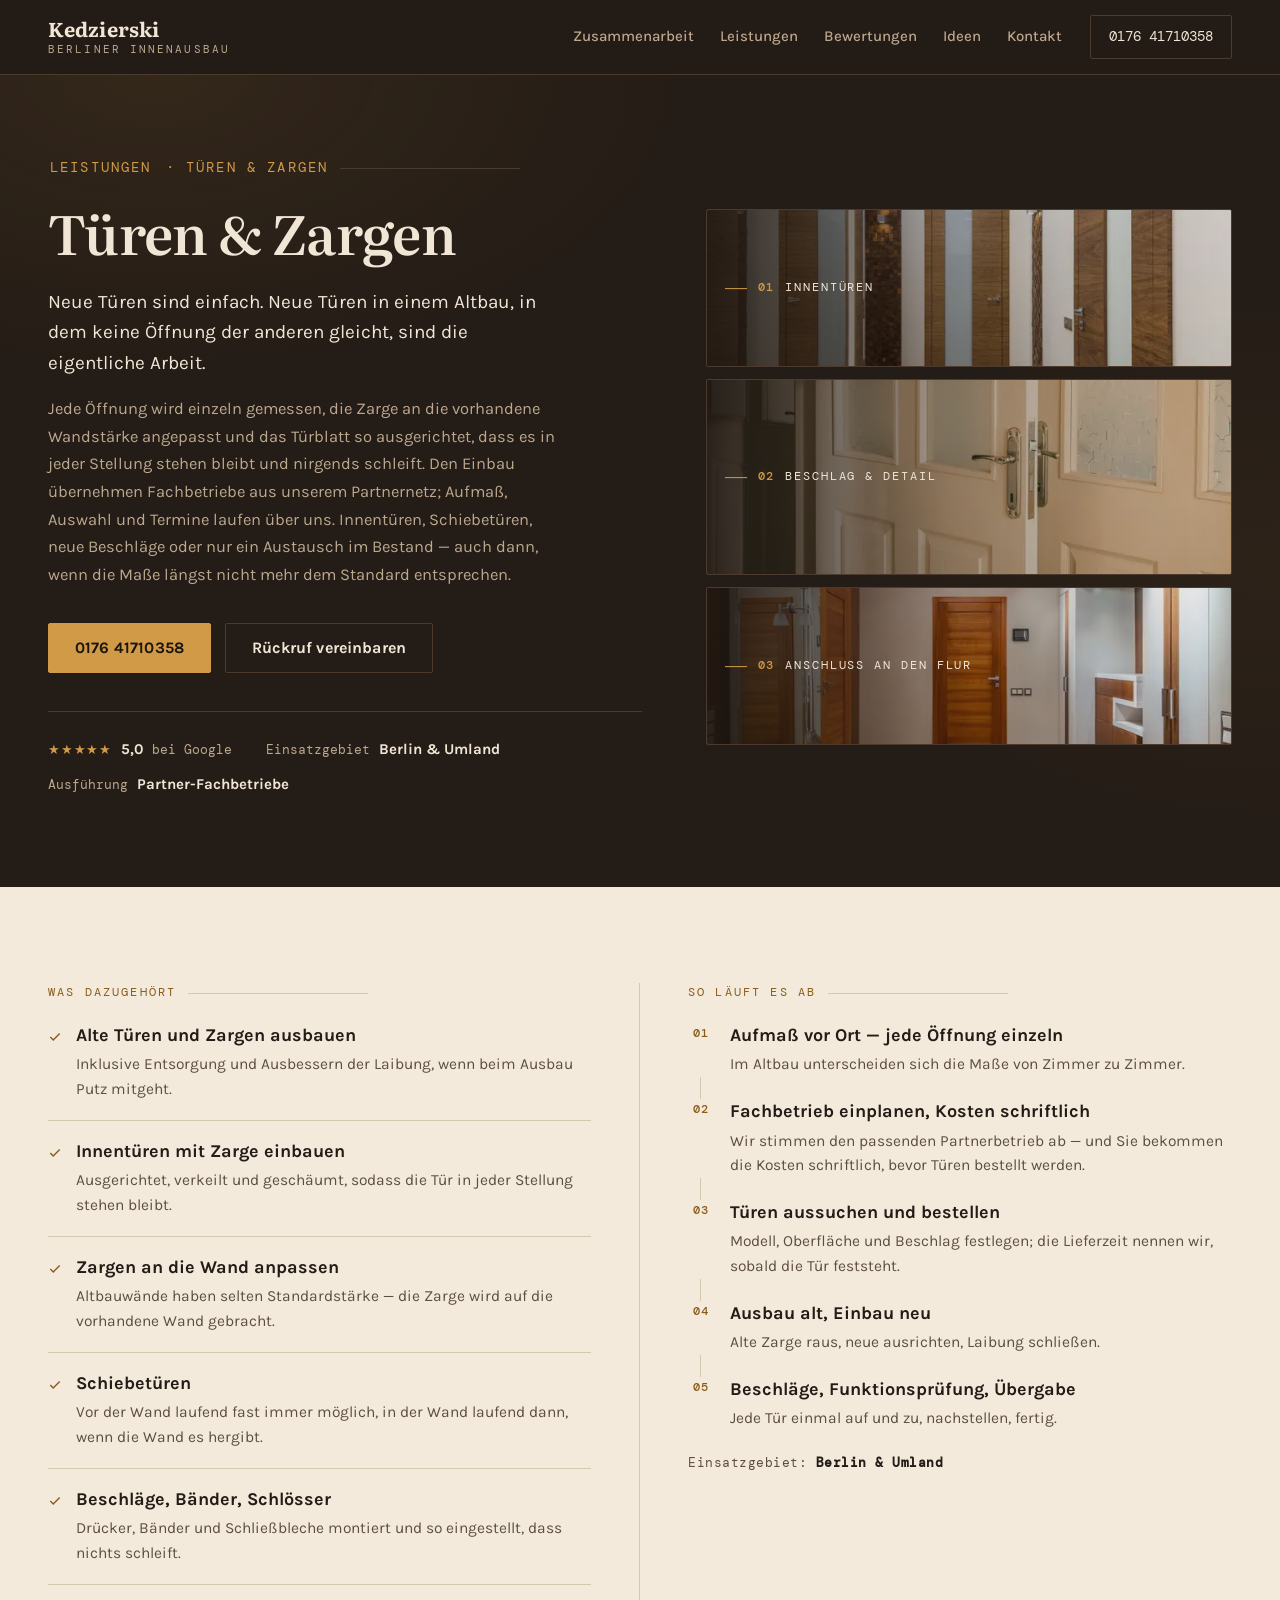
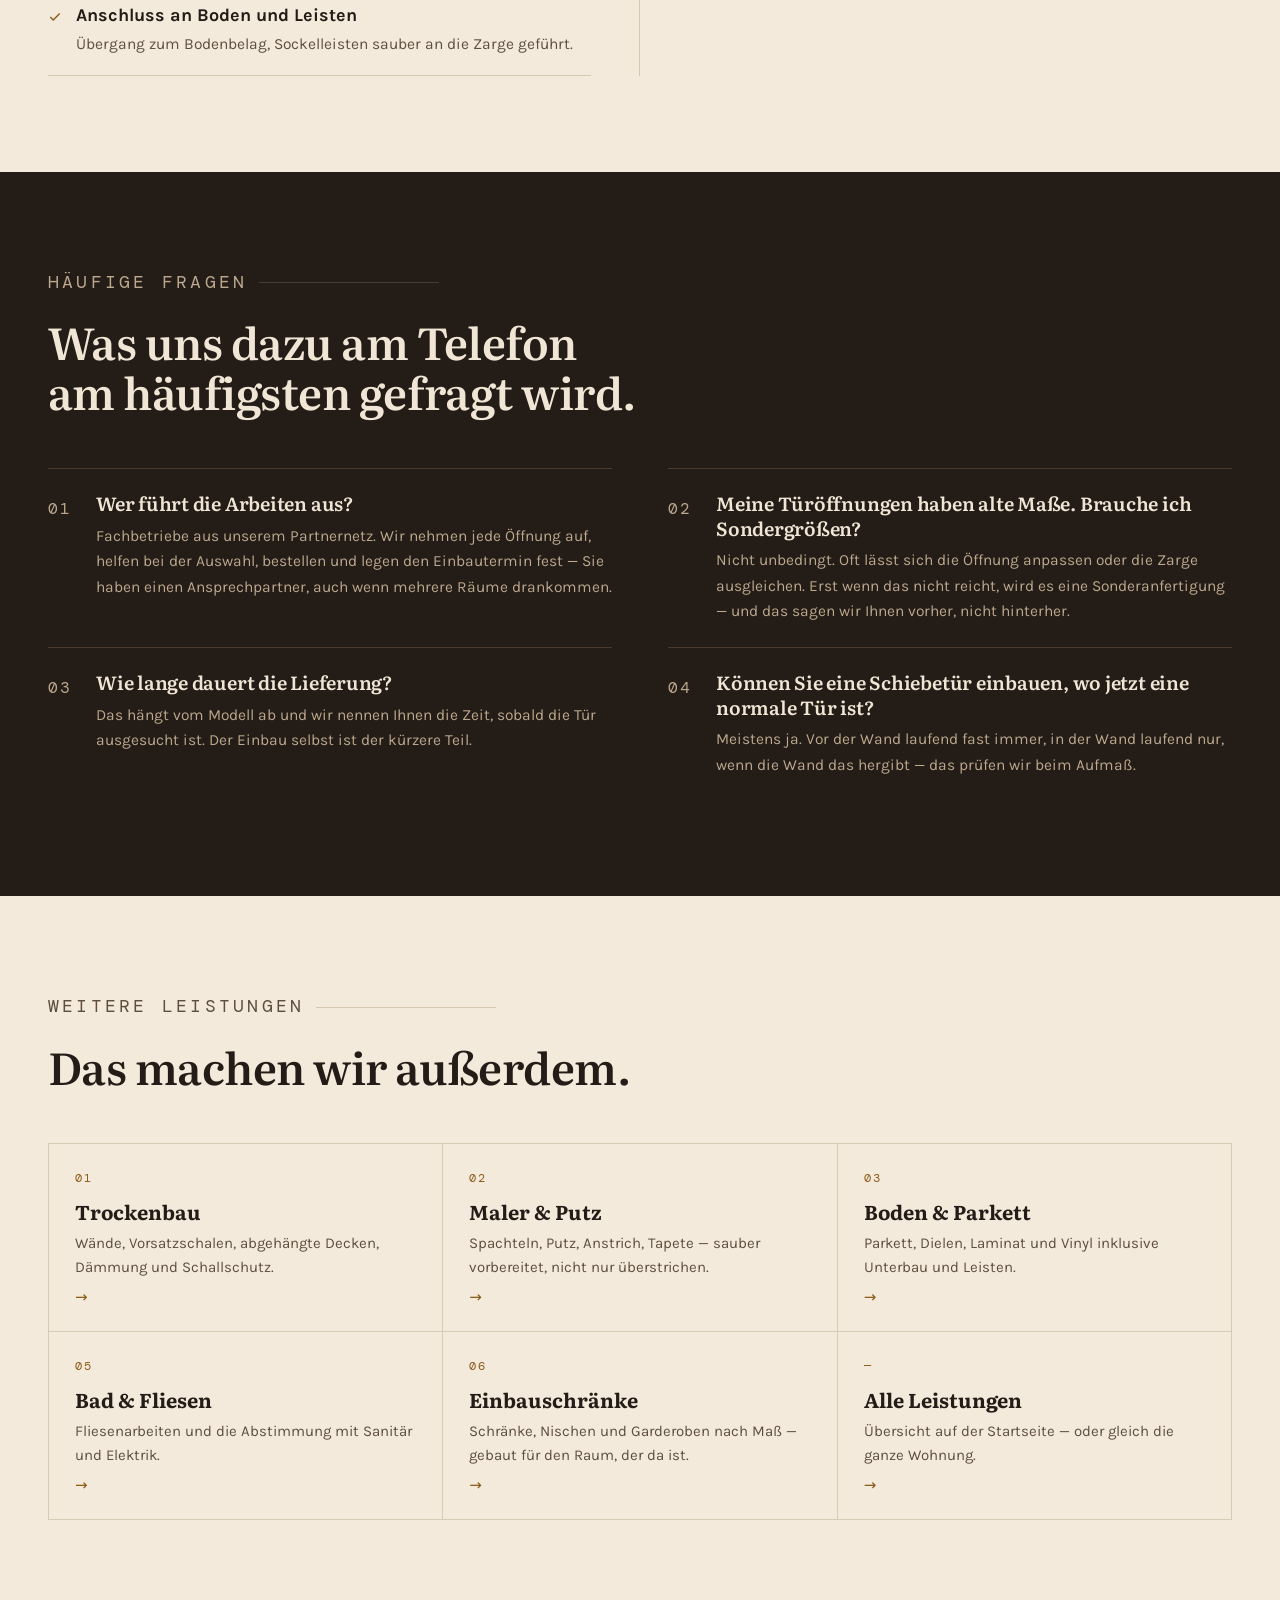
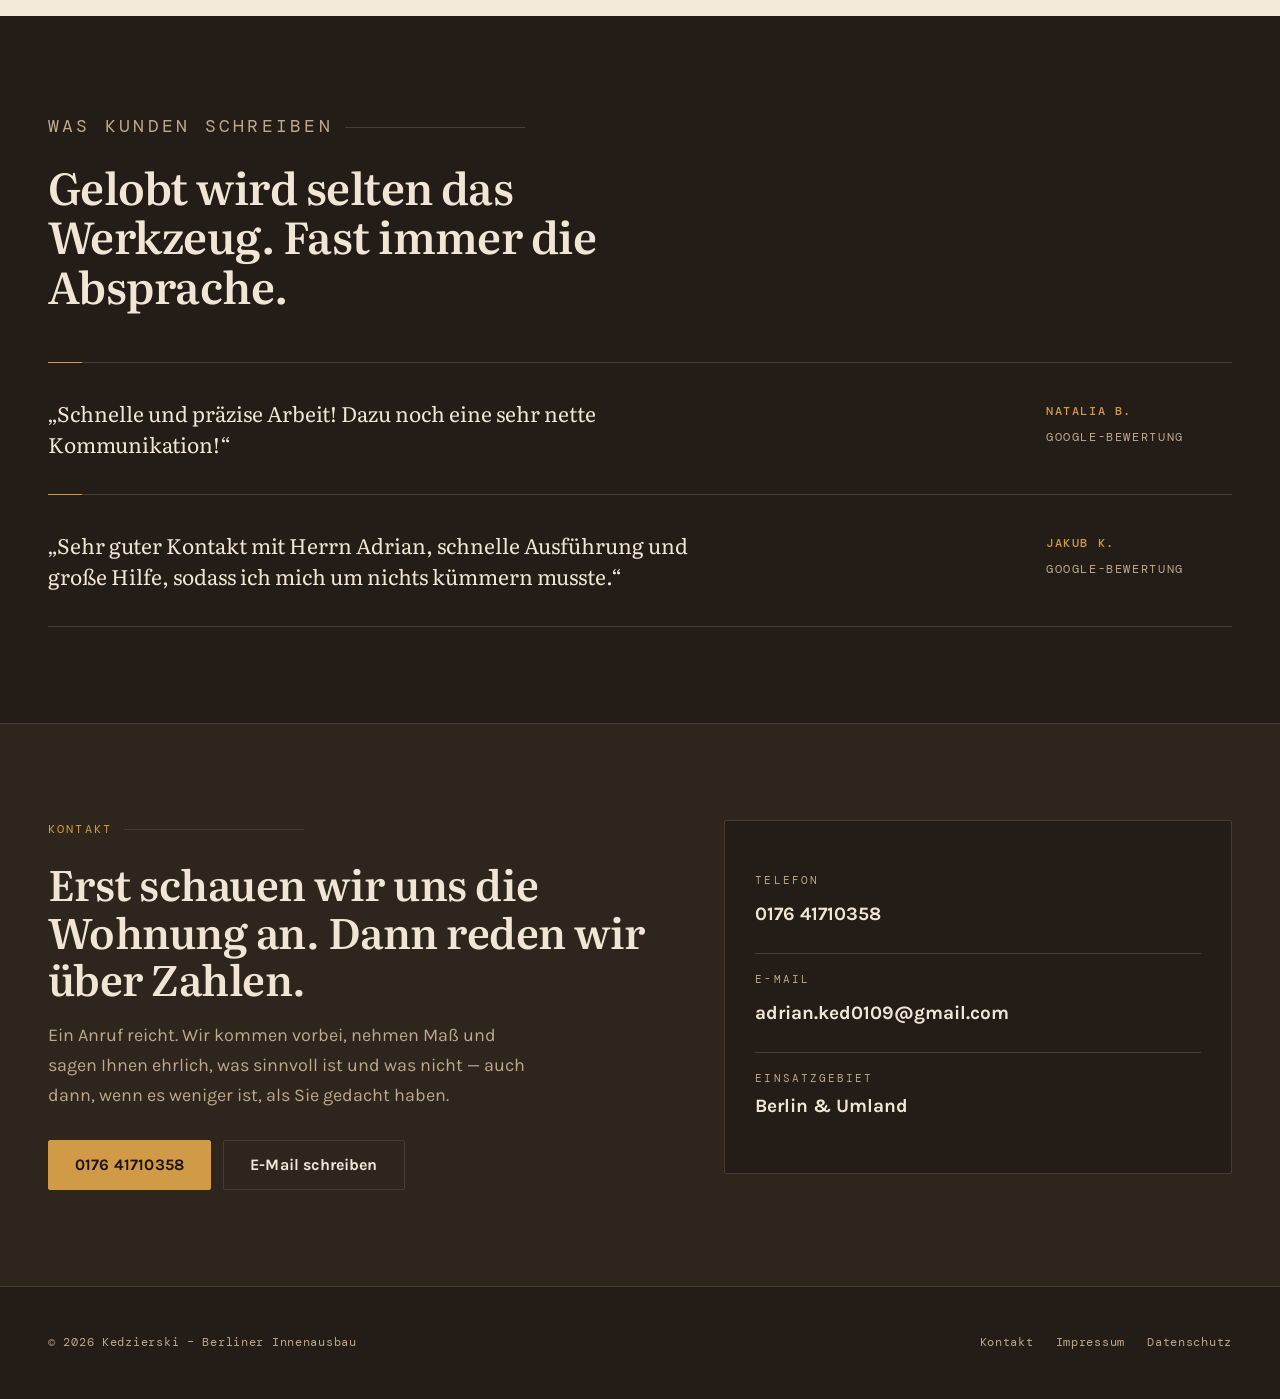
<file: tueren-zargen/index.html>
<!DOCTYPE html><html lang="de" data-astro-cid-5hce7sga> <head><meta charset="utf-8"><meta name="viewport" content="width=device-width, initial-scale=1"><title>Innentüren &amp; Zargen einbauen Berlin | Kedzierski</title><meta name="description" content="Innentüren, Zargen und Schiebetüren in Berlin: austauschen und im Altbau anpassen – Aufmaß und Termine bei uns, Einbau durch Fachbetriebe."><link rel="canonical" href="https://kedzierski-innenausbau.de/tueren-zargen/"><meta name="theme-color" content="#241C16"><link rel="icon" href="/favicon.ico" sizes="32x32"><link rel="icon" href="/icon-192.png" type="image/png" sizes="192x192"><link rel="apple-touch-icon" href="/apple-touch-icon.png"><!-- share preview (WhatsApp, Facebook, Google Business links) --><meta property="og:type" content="website"><meta property="og:locale" content="de_DE"><meta property="og:site_name" content="Kedzierski – Berliner Innenausbau"><meta property="og:title" content="Innentüren &#38; Zargen einbauen Berlin | Kedzierski"><meta property="og:description" content="Innentüren, Zargen und Schiebetüren in Berlin: austauschen und im Altbau anpassen – Aufmaß und Termine bei uns, Einbau durch Fachbetriebe."><meta property="og:url" content="https://kedzierski-innenausbau.de/tueren-zargen/"><meta property="og:image" content="https://kedzierski-innenausbau.de/og.jpg"><meta property="og:image:width" content="1200"><meta property="og:image:height" content="630"><meta name="twitter:card" content="summary_large_image"><script type="application/ld+json">{"@context":"https://schema.org","@graph":[{"@type":"HomeAndConstructionBusiness","@id":"https://kedzierski-innenausbau.de/#betrieb","name":"Kedzierski – Berliner Innenausbau","url":"https://kedzierski-innenausbau.de/","telephone":"+4917641710358","email":"adrian.ked0109@gmail.com","image":"https://kedzierski-innenausbau.de/og.jpg","logo":"https://kedzierski-innenausbau.de/icon-512.png","address":{"@type":"PostalAddress","addressLocality":"Berlin","addressCountry":"DE"},"areaServed":{"@type":"City","name":"Berlin"},"knowsLanguage":["de","pl","ru"],"hasMap":"https://maps.google.com/?cid=2458978748510472837","sameAs":["https://maps.google.com/?cid=2458978748510472837"]},{"@type":"Service","name":"Türen & Zargen in Berlin","serviceType":"Türen & Zargen","description":"Innentüren, Zargen und Schiebetüren in Berlin: austauschen und im Altbau anpassen – Aufmaß und Termine bei uns, Einbau durch Fachbetriebe.","url":"https://kedzierski-innenausbau.de/tueren-zargen/","areaServed":{"@type":"City","name":"Berlin"},"provider":{"@id":"https://kedzierski-innenausbau.de/#betrieb"}},{"@type":"BreadcrumbList","itemListElement":[{"@type":"ListItem","position":1,"name":"Startseite","item":"https://kedzierski-innenausbau.de/"},{"@type":"ListItem","position":2,"name":"Türen & Zargen","item":"https://kedzierski-innenausbau.de/tueren-zargen/"}]}]}</script><!-- no Google Fonts, no Maps iframe, no third-party anything: nothing here needs consent --><link rel="stylesheet" href="/_astro/datenschutz.COICJlT1.css">
<link rel="stylesheet" href="/_astro/_slug_.DGJDWfP5.css"></head> <body data-astro-cid-5hce7sga> <header class="nav" data-astro-cid-5hce7sga> <div class="wrap nav-in" data-astro-cid-5hce7sga> <a class="brand" href="/" data-astro-cid-5hce7sga> <b data-astro-cid-5hce7sga>Kedzierski</b> <span data-astro-cid-5hce7sga>Berliner Innenausbau</span> </a> <nav class="nav-links" data-astro-cid-5hce7sga> <a href="/#ablauf" data-astro-cid-5hce7sga>Zusammenarbeit</a><a href="/#leistungen" data-astro-cid-5hce7sga>Leistungen</a><a href="/#bewertungen" data-astro-cid-5hce7sga>Bewertungen</a><a href="/#arbeiten" data-astro-cid-5hce7sga>Ideen</a><a href="/#kontakt" data-astro-cid-5hce7sga>Kontakt</a> </nav> <a class="nav-tel" href="tel:+4917641710358" data-astro-cid-5hce7sga>0176 41710358</a> </div> </header> <main id="top" data-astro-cid-5hce7sga>  <section class="s-hero" data-astro-cid-yvbahnfj> <div class="wrap s-hero-in" data-astro-cid-yvbahnfj> <div data-astro-cid-yvbahnfj> <p class="eyebrow" data-astro-cid-yvbahnfj><a class="crumb" href="/#leistungen" data-astro-cid-yvbahnfj>Leistungen</a> · Türen &amp; Zargen</p> <h1 data-astro-cid-yvbahnfj>Türen &amp; Zargen</h1> <p class="s-lead" data-astro-cid-yvbahnfj>Neue Türen sind einfach. Neue Türen in einem Altbau, in dem keine Öffnung der anderen gleicht, sind die eigentliche Arbeit.</p> <p class="s-lead2" data-astro-cid-yvbahnfj>Jede Öffnung wird einzeln gemessen, die Zarge an die vorhandene Wandstärke angepasst und das Türblatt so ausgerichtet, dass es in jeder Stellung stehen bleibt und nirgends schleift. Den Einbau übernehmen Fachbetriebe aus unserem Partnernetz; Aufmaß, Auswahl und Termine laufen über uns. Innentüren, Schiebetüren, neue Beschläge oder nur ein Austausch im Bestand — auch dann, wenn die Maße längst nicht mehr dem Standard entsprechen.</p> <div class="cta-row" data-astro-cid-yvbahnfj> <a class="btn btn-solid" href="tel:+4917641710358" data-astro-cid-yvbahnfj>0176 41710358</a> <a class="btn btn-ghost" href="#kontakt" data-astro-cid-yvbahnfj>Rückruf vereinbaren</a> </div>  <div class="hero-facts" data-astro-cid-yvbahnfj> <p class="fact" data-astro-cid-yvbahnfj><span class="stars" data-astro-cid-yvbahnfj>★★★★★</span> <b data-astro-cid-yvbahnfj>5,0</b> bei Google</p> <p class="fact" data-astro-cid-yvbahnfj>Einsatzgebiet <b data-astro-cid-yvbahnfj>Berlin &amp; Umland</b></p>  <p class="fact" data-astro-cid-yvbahnfj>Ausführung <b data-astro-cid-yvbahnfj>Partner-Fachbetriebe</b></p> </div> </div>  <div class="slats" data-astro-cid-yvbahnfj> <figure class="slat" data-astro-cid-yvbahnfj>  <picture data-astro-cid-yvbahnfj><source type="image/webp" srcset="/images/w/pexels-7166941-640.webp 640w, /images/w/pexels-7166941-1100.webp 1100w, /images/w/pexels-7166941-1600.webp 1600w" sizes="(max-width: 900px) calc(100vw - 32px), 540px" data-astro-cid-yvbahnfj><img src="/images/pexels-7166941.jpg" alt="Flur einer Wohnung mit mehreren eingebauten Holztüren" loading="eager" data-astro-cid-yvbahnfj></picture> <figcaption class="slat-label" data-astro-cid-yvbahnfj> <i data-astro-cid-yvbahnfj></i><b data-astro-cid-yvbahnfj>01</b>Innentüren </figcaption> </figure><figure class="slat" data-astro-cid-yvbahnfj>  <picture data-astro-cid-yvbahnfj><source type="image/webp" srcset="/images/w/pexels-26508558-640.webp 640w, /images/w/pexels-26508558-1100.webp 1100w, /images/w/pexels-26508558-1600.webp 1600w" sizes="(max-width: 900px) calc(100vw - 32px), 540px" data-astro-cid-yvbahnfj><img src="/images/pexels-26508558.jpg" alt="Türblatt mit Drücker und Glasfüllung aus der Nähe" loading="lazy" data-astro-cid-yvbahnfj></picture> <figcaption class="slat-label" data-astro-cid-yvbahnfj> <i data-astro-cid-yvbahnfj></i><b data-astro-cid-yvbahnfj>02</b>Beschlag &amp; Detail </figcaption> </figure><figure class="slat" data-astro-cid-yvbahnfj>  <picture data-astro-cid-yvbahnfj><source type="image/webp" srcset="/images/w/pexels-7167082-640.webp 640w, /images/w/pexels-7167082-1100.webp 1100w, /images/w/pexels-7167082-1600.webp 1600w" sizes="(max-width: 900px) calc(100vw - 32px), 540px" data-astro-cid-yvbahnfj><img src="/images/pexels-7167082.jpg" alt="Heller Flur mit Holztür, Spiegel und Dielenboden" loading="lazy" data-astro-cid-yvbahnfj></picture> <figcaption class="slat-label" data-astro-cid-yvbahnfj> <i data-astro-cid-yvbahnfj></i><b data-astro-cid-yvbahnfj>03</b>Anschluss an den Flur </figcaption> </figure>  </div> </div> </section> <section class="sec light" data-astro-cid-yvbahnfj> <div class="wrap s-cols" data-astro-cid-yvbahnfj> <div data-astro-cid-yvbahnfj> <p class="eyebrow on-light" data-astro-cid-yvbahnfj>Was dazugehört</p> <ul class="s-list" data-astro-cid-yvbahnfj> <li data-astro-cid-yvbahnfj> <svg viewBox="0 0 24 24" aria-hidden="true" data-astro-cid-yvbahnfj><path d="M20 6 9 17l-5-5" data-astro-cid-yvbahnfj></path></svg> <div data-astro-cid-yvbahnfj><b data-astro-cid-yvbahnfj>Alte Türen und Zargen ausbauen</b><span data-astro-cid-yvbahnfj>Inklusive Entsorgung und Ausbessern der Laibung, wenn beim Ausbau Putz mitgeht.</span></div> </li><li data-astro-cid-yvbahnfj> <svg viewBox="0 0 24 24" aria-hidden="true" data-astro-cid-yvbahnfj><path d="M20 6 9 17l-5-5" data-astro-cid-yvbahnfj></path></svg> <div data-astro-cid-yvbahnfj><b data-astro-cid-yvbahnfj>Innentüren mit Zarge einbauen</b><span data-astro-cid-yvbahnfj>Ausgerichtet, verkeilt und geschäumt, sodass die Tür in jeder Stellung stehen bleibt.</span></div> </li><li data-astro-cid-yvbahnfj> <svg viewBox="0 0 24 24" aria-hidden="true" data-astro-cid-yvbahnfj><path d="M20 6 9 17l-5-5" data-astro-cid-yvbahnfj></path></svg> <div data-astro-cid-yvbahnfj><b data-astro-cid-yvbahnfj>Zargen an die Wand anpassen</b><span data-astro-cid-yvbahnfj>Altbauwände haben selten Standardstärke — die Zarge wird auf die vorhandene Wand gebracht.</span></div> </li><li data-astro-cid-yvbahnfj> <svg viewBox="0 0 24 24" aria-hidden="true" data-astro-cid-yvbahnfj><path d="M20 6 9 17l-5-5" data-astro-cid-yvbahnfj></path></svg> <div data-astro-cid-yvbahnfj><b data-astro-cid-yvbahnfj>Schiebetüren</b><span data-astro-cid-yvbahnfj>Vor der Wand laufend fast immer möglich, in der Wand laufend dann, wenn die Wand es hergibt.</span></div> </li><li data-astro-cid-yvbahnfj> <svg viewBox="0 0 24 24" aria-hidden="true" data-astro-cid-yvbahnfj><path d="M20 6 9 17l-5-5" data-astro-cid-yvbahnfj></path></svg> <div data-astro-cid-yvbahnfj><b data-astro-cid-yvbahnfj>Beschläge, Bänder, Schlösser</b><span data-astro-cid-yvbahnfj>Drücker, Bänder und Schließbleche montiert und so eingestellt, dass nichts schleift.</span></div> </li><li data-astro-cid-yvbahnfj> <svg viewBox="0 0 24 24" aria-hidden="true" data-astro-cid-yvbahnfj><path d="M20 6 9 17l-5-5" data-astro-cid-yvbahnfj></path></svg> <div data-astro-cid-yvbahnfj><b data-astro-cid-yvbahnfj>Anschluss an Boden und Leisten</b><span data-astro-cid-yvbahnfj>Übergang zum Bodenbelag, Sockelleisten sauber an die Zarge geführt.</span></div> </li> </ul> </div> <div data-astro-cid-yvbahnfj> <p class="eyebrow on-light" data-astro-cid-yvbahnfj>So läuft es ab</p> <ol class="s-steps" data-astro-cid-yvbahnfj> <li data-astro-cid-yvbahnfj> <b data-astro-cid-yvbahnfj>01</b> <div data-astro-cid-yvbahnfj><p class="st" data-astro-cid-yvbahnfj>Aufmaß vor Ort — jede Öffnung einzeln</p><span data-astro-cid-yvbahnfj>Im Altbau unterscheiden sich die Maße von Zimmer zu Zimmer.</span></div> </li><li data-astro-cid-yvbahnfj> <b data-astro-cid-yvbahnfj>02</b> <div data-astro-cid-yvbahnfj><p class="st" data-astro-cid-yvbahnfj>Fachbetrieb einplanen, Kosten schriftlich</p><span data-astro-cid-yvbahnfj>Wir stimmen den passenden Partnerbetrieb ab — und Sie bekommen die Kosten schriftlich, bevor Türen bestellt werden.</span></div> </li><li data-astro-cid-yvbahnfj> <b data-astro-cid-yvbahnfj>03</b> <div data-astro-cid-yvbahnfj><p class="st" data-astro-cid-yvbahnfj>Türen aussuchen und bestellen</p><span data-astro-cid-yvbahnfj>Modell, Oberfläche und Beschlag festlegen; die Lieferzeit nennen wir, sobald die Tür feststeht.</span></div> </li><li data-astro-cid-yvbahnfj> <b data-astro-cid-yvbahnfj>04</b> <div data-astro-cid-yvbahnfj><p class="st" data-astro-cid-yvbahnfj>Ausbau alt, Einbau neu</p><span data-astro-cid-yvbahnfj>Alte Zarge raus, neue ausrichten, Laibung schließen.</span></div> </li><li data-astro-cid-yvbahnfj> <b data-astro-cid-yvbahnfj>05</b> <div data-astro-cid-yvbahnfj><p class="st" data-astro-cid-yvbahnfj>Beschläge, Funktionsprüfung, Übergabe</p><span data-astro-cid-yvbahnfj>Jede Tür einmal auf und zu, nachstellen, fertig.</span></div> </li> </ol> <p class="s-area" data-astro-cid-yvbahnfj>Einsatzgebiet: <strong data-astro-cid-yvbahnfj>Berlin &amp; Umland</strong></p> </div> </div> </section> <section class="sec" data-astro-cid-yvbahnfj> <div class="wrap" data-astro-cid-yvbahnfj> <div class="sec-head" data-astro-cid-yvbahnfj> <p class="eyebrow" data-astro-cid-yvbahnfj>Häufige Fragen</p> <h2 data-astro-cid-yvbahnfj>Was uns dazu am Telefon am häufigsten gefragt wird.</h2> </div> <div class="faq" data-astro-cid-yvbahnfj> <div class="faq-item" data-astro-cid-yvbahnfj> <p class="faq-n" data-astro-cid-yvbahnfj>01</p> <div data-astro-cid-yvbahnfj> <h3 data-astro-cid-yvbahnfj>Wer führt die Arbeiten aus?</h3> <p data-astro-cid-yvbahnfj>Fachbetriebe aus unserem Partnernetz. Wir nehmen jede Öffnung auf, helfen bei der Auswahl, bestellen und legen den Einbautermin fest — Sie haben einen Ansprechpartner, auch wenn mehrere Räume drankommen.</p> </div> </div><div class="faq-item" data-astro-cid-yvbahnfj> <p class="faq-n" data-astro-cid-yvbahnfj>02</p> <div data-astro-cid-yvbahnfj> <h3 data-astro-cid-yvbahnfj>Meine Türöffnungen haben alte Maße. Brauche ich Sondergrößen?</h3> <p data-astro-cid-yvbahnfj>Nicht unbedingt. Oft lässt sich die Öffnung anpassen oder die Zarge ausgleichen. Erst wenn das nicht reicht, wird es eine Sonderanfertigung — und das sagen wir Ihnen vorher, nicht hinterher.</p> </div> </div><div class="faq-item" data-astro-cid-yvbahnfj> <p class="faq-n" data-astro-cid-yvbahnfj>03</p> <div data-astro-cid-yvbahnfj> <h3 data-astro-cid-yvbahnfj>Wie lange dauert die Lieferung?</h3> <p data-astro-cid-yvbahnfj>Das hängt vom Modell ab und wir nennen Ihnen die Zeit, sobald die Tür ausgesucht ist. Der Einbau selbst ist der kürzere Teil.</p> </div> </div><div class="faq-item" data-astro-cid-yvbahnfj> <p class="faq-n" data-astro-cid-yvbahnfj>04</p> <div data-astro-cid-yvbahnfj> <h3 data-astro-cid-yvbahnfj>Können Sie eine Schiebetür einbauen, wo jetzt eine normale Tür ist?</h3> <p data-astro-cid-yvbahnfj>Meistens ja. Vor der Wand laufend fast immer, in der Wand laufend nur, wenn die Wand das hergibt — das prüfen wir beim Aufmaß.</p> </div> </div> </div> </div> </section> <section class="sec light" data-astro-cid-yvbahnfj> <div class="wrap" data-astro-cid-yvbahnfj> <div class="sec-head" data-astro-cid-yvbahnfj> <p class="eyebrow on-light" data-astro-cid-yvbahnfj>Weitere Leistungen</p> <h2 data-astro-cid-yvbahnfj>Das machen wir außerdem.</h2> </div> <div class="s-more" data-astro-cid-yvbahnfj> <a class="s-more-i" href="/trockenbau/" data-astro-cid-yvbahnfj> <p class="lv-n" data-astro-cid-yvbahnfj>01</p> <b data-astro-cid-yvbahnfj>Trockenbau</b> <span data-astro-cid-yvbahnfj>Wände, Vorsatzschalen, abgehängte Decken, Dämmung und Schallschutz.</span> <span class="lv-go" aria-hidden="true" data-astro-cid-yvbahnfj>→</span> </a><a class="s-more-i" href="/maler-putz/" data-astro-cid-yvbahnfj> <p class="lv-n" data-astro-cid-yvbahnfj>02</p> <b data-astro-cid-yvbahnfj>Maler &amp; Putz</b> <span data-astro-cid-yvbahnfj>Spachteln, Putz, Anstrich, Tapete — sauber vorbereitet, nicht nur überstrichen.</span> <span class="lv-go" aria-hidden="true" data-astro-cid-yvbahnfj>→</span> </a><a class="s-more-i" href="/boden-parkett/" data-astro-cid-yvbahnfj> <p class="lv-n" data-astro-cid-yvbahnfj>03</p> <b data-astro-cid-yvbahnfj>Boden &amp; Parkett</b> <span data-astro-cid-yvbahnfj>Parkett, Dielen, Laminat und Vinyl inklusive Unterbau und Leisten.</span> <span class="lv-go" aria-hidden="true" data-astro-cid-yvbahnfj>→</span> </a><a class="s-more-i" href="/bad-fliesen/" data-astro-cid-yvbahnfj> <p class="lv-n" data-astro-cid-yvbahnfj>05</p> <b data-astro-cid-yvbahnfj>Bad &amp; Fliesen</b> <span data-astro-cid-yvbahnfj>Fliesenarbeiten und die Abstimmung mit Sanitär und Elektrik.</span> <span class="lv-go" aria-hidden="true" data-astro-cid-yvbahnfj>→</span> </a><a class="s-more-i" href="/einbauschraenke/" data-astro-cid-yvbahnfj> <p class="lv-n" data-astro-cid-yvbahnfj>06</p> <b data-astro-cid-yvbahnfj>Einbauschränke</b> <span data-astro-cid-yvbahnfj>Schränke, Nischen und Garderoben nach Maß — gebaut für den Raum, der da ist.</span> <span class="lv-go" aria-hidden="true" data-astro-cid-yvbahnfj>→</span> </a>  <a class="s-more-i all" href="/#leistungen" data-astro-cid-yvbahnfj> <p class="lv-n" data-astro-cid-yvbahnfj>—</p> <b data-astro-cid-yvbahnfj>Alle Leistungen</b> <span data-astro-cid-yvbahnfj>Übersicht auf der Startseite — oder gleich die ganze Wohnung.</span> <span class="lv-go" aria-hidden="true" data-astro-cid-yvbahnfj>→</span> </a> </div> </div> </section> <section class="sec" data-astro-cid-yvbahnfj> <div class="wrap" data-astro-cid-yvbahnfj> <div class="sec-head" data-astro-cid-yvbahnfj> <p class="eyebrow" data-astro-cid-yvbahnfj>Was Kunden schreiben</p> <h2 data-astro-cid-yvbahnfj>Gelobt wird selten das Werkzeug. Fast immer die Absprache.</h2> </div> <div class="revs" data-astro-cid-yvbahnfj> <blockquote class="rev" data-astro-cid-yvbahnfj> <div class="rev-body" data-astro-cid-yvbahnfj><p data-astro-cid-yvbahnfj>„Schnelle und präzise Arbeit! Dazu noch eine sehr nette Kommunikation!“</p></div> <footer data-astro-cid-yvbahnfj><b data-astro-cid-yvbahnfj>Natalia B.</b>Google-Bewertung</footer> </blockquote><blockquote class="rev" data-astro-cid-yvbahnfj> <div class="rev-body" data-astro-cid-yvbahnfj><p data-astro-cid-yvbahnfj>„Sehr guter Kontakt mit Herrn Adrian, schnelle Ausführung und große Hilfe, sodass ich mich um nichts kümmern musste.“</p></div> <footer data-astro-cid-yvbahnfj><b data-astro-cid-yvbahnfj>Jakub K.</b>Google-Bewertung</footer> </blockquote> </div> </div> </section> <section class="sec kontakt" id="kontakt" data-astro-cid-yvbahnfj> <div class="wrap k-grid" data-astro-cid-yvbahnfj> <div data-astro-cid-yvbahnfj> <p class="eyebrow" data-astro-cid-yvbahnfj>Kontakt</p> <h2 data-astro-cid-yvbahnfj>Erst schauen wir uns die Wohnung an. Dann reden wir über Zahlen.</h2> <p class="k-lead" data-astro-cid-yvbahnfj>Ein Anruf reicht. Wir kommen vorbei, nehmen Maß und sagen Ihnen ehrlich, was sinnvoll ist und was nicht — auch dann, wenn es weniger ist, als Sie gedacht haben.</p> <div class="k-btns" data-astro-cid-yvbahnfj> <a class="btn btn-solid" href="tel:+4917641710358" data-astro-cid-yvbahnfj>0176 41710358</a> <a class="btn btn-ghost" href="mailto:adrian.ked0109@gmail.com" data-astro-cid-yvbahnfj>E-Mail schreiben</a> </div> </div> <div class="k-card" data-astro-cid-yvbahnfj> <div class="k-row" data-astro-cid-yvbahnfj><span data-astro-cid-yvbahnfj>Telefon</span><a href="tel:+4917641710358" data-astro-cid-yvbahnfj>0176 41710358</a></div> <div class="k-row" data-astro-cid-yvbahnfj><span data-astro-cid-yvbahnfj>E-Mail</span><a href="mailto:adrian.ked0109@gmail.com" data-astro-cid-yvbahnfj>adrian.ked0109@gmail.com</a></div> <div class="k-row" data-astro-cid-yvbahnfj><span data-astro-cid-yvbahnfj>Einsatzgebiet</span><strong data-astro-cid-yvbahnfj>Berlin &amp; Umland</strong></div> </div> </div> </section>  </main> <footer class="foot" data-astro-cid-5hce7sga> <div class="wrap foot-in" data-astro-cid-5hce7sga> <p data-astro-cid-5hce7sga>© 2026 Kedzierski – Berliner Innenausbau</p> <nav data-astro-cid-5hce7sga> <a href="/#kontakt" data-astro-cid-5hce7sga>Kontakt</a> <a href="/impressum/" data-astro-cid-5hce7sga>Impressum</a> <a href="/datenschutz/" data-astro-cid-5hce7sga>Datenschutz</a> </nav> </div> </footer>  </body> </html>
</file>
<file: _astro/datenschutz.COICJlT1.css>
@font-face{font-family:DM Mono;font-style:normal;font-weight:400;font-display:swap;src:url(/_astro/dmmono-v16-latin-ext-aFTU7PB1QTsUX8KYthSQBLyM.C2zvOubV.woff2) format("woff2");unicode-range:U+0100-02BA,U+02BD-02C5,U+02C7-02CC,U+02CE-02D7,U+02DD-02FF,U+0304,U+0308,U+0329,U+1D00-1DBF,U+1E00-1E9F,U+1EF2-1EFF,U+2020,U+20A0-20AB,U+20AD-20C0,U+2113,U+2C60-2C7F,U+A720-A7FF}@font-face{font-family:DM Mono;font-style:normal;font-weight:400;font-display:swap;src:url(/_astro/dmmono-v16-latin-aFTU7PB1QTsUX8KYthqQBA.4GdczIuU.woff2) format("woff2");unicode-range:U+0000-00FF,U+0131,U+0152-0153,U+02BB-02BC,U+02C6,U+02DA,U+02DC,U+0304,U+0308,U+0329,U+2000-206F,U+20AC,U+2122,U+2191,U+2193,U+2212,U+2215,U+FEFF,U+FFFD}@font-face{font-family:DM Mono;font-style:normal;font-weight:500;font-display:swap;src:url(/_astro/dmmono-v16-latin-ext-aFTR7PB1QTsUX8KYvumzEY2tbZX9.BtRyHRi6.woff2) format("woff2");unicode-range:U+0100-02BA,U+02BD-02C5,U+02C7-02CC,U+02CE-02D7,U+02DD-02FF,U+0304,U+0308,U+0329,U+1D00-1DBF,U+1E00-1E9F,U+1EF2-1EFF,U+2020,U+20A0-20AB,U+20AD-20C0,U+2113,U+2C60-2C7F,U+A720-A7FF}@font-face{font-family:DM Mono;font-style:normal;font-weight:500;font-display:swap;src:url(/_astro/dmmono-v16-latin-aFTR7PB1QTsUX8KYvumzEYOtbQ.DRMDZjhP.woff2) format("woff2");unicode-range:U+0000-00FF,U+0131,U+0152-0153,U+02BB-02BC,U+02C6,U+02DA,U+02DC,U+0304,U+0308,U+0329,U+2000-206F,U+20AC,U+2122,U+2191,U+2193,U+2212,U+2215,U+FEFF,U+FFFD}@font-face{font-family:Karla;font-style:normal;font-weight:400 700;font-display:swap;src:url(/_astro/karla-v33-latin-ext-qkB9XvYC6trAT55ZBi1ueQVIjQTD-JrIH2G7nytkHRyQ8p4wUjm6bnEr.BGUH8FuG.woff2) format("woff2");unicode-range:U+0100-02BA,U+02BD-02C5,U+02C7-02CC,U+02CE-02D7,U+02DD-02FF,U+0304,U+0308,U+0329,U+1D00-1DBF,U+1E00-1E9F,U+1EF2-1EFF,U+2020,U+20A0-20AB,U+20AD-20C0,U+2113,U+2C60-2C7F,U+A720-A7FF}@font-face{font-family:Karla;font-style:normal;font-weight:400 700;font-display:swap;src:url(/_astro/karla-v33-latin-qkB9XvYC6trAT55ZBi1ueQVIjQTD-JrIH2G7nytkHRyQ8p4wUje6bg.C1qp5MLU.woff2) format("woff2");unicode-range:U+0000-00FF,U+0131,U+0152-0153,U+02BB-02BC,U+02C6,U+02DA,U+02DC,U+0304,U+0308,U+0329,U+2000-206F,U+20AC,U+2122,U+2191,U+2193,U+2212,U+2215,U+FEFF,U+FFFD}@font-face{font-family:Literata;font-style:normal;font-weight:400 700;font-display:swap;src:url(/_astro/literata-v40-latin-ext-or3PQ6P12-iJxAIgLa78DkTtAoDhk0oVpaK3YLanFLHpPf2TbLi4J__WTFCW.-vWOuwpV.woff2) format("woff2");unicode-range:U+0100-02BA,U+02BD-02C5,U+02C7-02CC,U+02CE-02D7,U+02DD-02FF,U+0304,U+0308,U+0329,U+1D00-1DBF,U+1E00-1E9F,U+1EF2-1EFF,U+2020,U+20A0-20AB,U+20AD-20C0,U+2113,U+2C60-2C7F,U+A720-A7FF}@font-face{font-family:Literata;font-style:normal;font-weight:400 700;font-display:swap;src:url(/_astro/literata-v40-latin-or3PQ6P12-iJxAIgLa78DkTtAoDhk0oVpaK3YLanFLHpPf2TbLi4J_HWTA.Cedbco83.woff2) format("woff2");unicode-range:U+0000-00FF,U+0131,U+0152-0153,U+02BB-02BC,U+02C6,U+02DA,U+02DC,U+0304,U+0308,U+0329,U+2000-206F,U+20AC,U+2122,U+2191,U+2193,U+2212,U+2215,U+FEFF,U+FFFD}:root{--walnut: #241C16;--walnut-2: #2E251D;--walnut-3: #382D24;--line: #4A3B2E;--oak: #F1E6D6;--oak-dim: #BCA88E;--linen: #F3EADC;--linen-2: #EAE0CF;--brass: #D19A46;--brass-soft: #E3B067;--brass-deep: #8A5B18;--ink: #241C16;--ink-dim: #5E4E40;--disp: "Literata", Georgia, serif;--sans: "Karla", system-ui, -apple-system, "Segoe UI", sans-serif;--mono: "DM Mono", ui-monospace, "SFMono-Regular", Consolas, monospace;--wrap: 1240px;--nav-h: 74px}*,*:before,*:after{box-sizing:border-box}html{scroll-behavior:smooth}@media (prefers-reduced-motion: reduce){html{scroll-behavior:auto}}body{margin:0;background:var(--walnut);color:var(--oak);font-family:var(--sans);font-size:17px;line-height:1.65;-webkit-font-smoothing:antialiased}img{max-width:100%;display:block}picture{display:contents}figure,blockquote,figcaption{margin:0}a{color:inherit}h1,h2,h3{font-family:var(--disp);font-weight:600;margin:0;letter-spacing:-.012em}p{margin:0}::selection{background:var(--brass);color:var(--walnut)}.wrap{width:100%;max-width:var(--wrap);margin-inline:auto;padding-left:28px;padding-right:28px}.eyebrow{font-family:var(--mono);font-size:12px;letter-spacing:.18em;text-transform:uppercase;color:var(--brass);margin:0 0 20px;display:flex;align-items:center;gap:12px}.eyebrow:after{content:"";height:1px;flex:1;background:var(--line);max-width:180px}.eyebrow.on-light{color:var(--brass-deep)}.eyebrow.on-light:after{background:#d6c7b0}.btn{display:inline-flex;align-items:center;justify-content:center;gap:9px;min-height:50px;padding:0 26px;border-radius:2px;font-family:var(--sans);font-size:16px;font-weight:700;letter-spacing:.01em;text-decoration:none;border:1px solid transparent;cursor:pointer;transition:background .16s ease,color .16s ease,border-color .16s ease}.btn-solid{background:var(--brass);color:#1b140f;border-color:var(--brass)}.btn-solid:hover{background:var(--brass-soft);border-color:var(--brass-soft)}.btn-ghost{background:transparent;color:var(--oak);border-color:var(--line)}.btn-ghost:hover{border-color:var(--brass);color:var(--brass)}.sec{padding-top:96px;padding-bottom:96px}.sec-head{max-width:60ch;margin-bottom:52px}.sec-head h2{font-size:clamp(29px,3.5vw,44px);line-height:1.12;margin:0 0 16px}.sec-head p{color:var(--oak-dim);font-size:18px;max-width:52ch}.light{background:var(--linen);color:var(--ink)}.light h2,.light h3{color:var(--ink)}.light .sec-head p{color:var(--ink-dim)}a:focus-visible,button:focus-visible{outline:2px solid var(--brass-soft);outline-offset:3px}@media (max-width: 760px){body{font-size:16px}.wrap{padding-left:20px;padding-right:20px}.sec{padding-top:68px;padding-bottom:68px}}@media (max-width: 520px){.wrap{padding-left:16px;padding-right:16px}}.nav[data-astro-cid-5hce7sga]{position:sticky;top:0;z-index:60;background:#241c16f0;backdrop-filter:saturate(140%) blur(8px);border-bottom:1px solid var(--line)}.nav-in[data-astro-cid-5hce7sga]{display:flex;align-items:center;gap:28px;height:var(--nav-h)}.brand[data-astro-cid-5hce7sga]{display:flex;flex-direction:column;justify-content:center;min-height:44px;line-height:1.05;text-decoration:none;margin-right:auto}.brand[data-astro-cid-5hce7sga] b[data-astro-cid-5hce7sga]{font-family:var(--disp);font-size:20px;font-weight:700;letter-spacing:.005em}.brand[data-astro-cid-5hce7sga] span[data-astro-cid-5hce7sga]{font-family:var(--mono);font-size:10.5px;letter-spacing:.2em;text-transform:uppercase;color:var(--oak-dim);margin-top:5px}.nav-links[data-astro-cid-5hce7sga]{display:flex;gap:26px;align-items:center}.nav-links[data-astro-cid-5hce7sga] a[data-astro-cid-5hce7sga]{font-size:15px;font-weight:500;text-decoration:none;color:var(--oak-dim);padding:6px 0;border-bottom:1px solid transparent;transition:color .16s ease,border-color .16s ease}.nav-links[data-astro-cid-5hce7sga] a[data-astro-cid-5hce7sga]:hover{color:var(--oak);border-bottom-color:var(--brass)}.nav-tel[data-astro-cid-5hce7sga]{display:inline-flex;align-items:center;gap:8px;min-height:44px;padding:0 18px;border:1px solid var(--line);border-radius:2px;text-decoration:none;font-family:var(--mono);font-size:14px;color:var(--oak);white-space:nowrap;transition:border-color .16s ease,color .16s ease}.nav-tel[data-astro-cid-5hce7sga]:hover{border-color:var(--brass);color:var(--brass)}.foot[data-astro-cid-5hce7sga]{border-top:1px solid var(--line);padding:34px 0;background:var(--walnut)}.foot-in[data-astro-cid-5hce7sga]{display:flex;flex-wrap:wrap;gap:16px 30px;align-items:center;justify-content:space-between}.foot[data-astro-cid-5hce7sga] p[data-astro-cid-5hce7sga],.foot[data-astro-cid-5hce7sga] a[data-astro-cid-5hce7sga]{font-family:var(--mono);font-size:12px;letter-spacing:.06em;color:var(--oak-dim)}.foot[data-astro-cid-5hce7sga] nav[data-astro-cid-5hce7sga]{display:flex;gap:22px}.foot[data-astro-cid-5hce7sga] a[data-astro-cid-5hce7sga]{text-decoration:none;min-height:44px;display:inline-flex;align-items:center}.foot[data-astro-cid-5hce7sga] a[data-astro-cid-5hce7sga]:hover{color:var(--brass)}@media (max-width: 900px){.nav-links[data-astro-cid-5hce7sga]{display:none}}
</file>
<file: _astro/index.COWUiCpA.css>
.hero[data-astro-cid-j7pv25f6]{padding-top:78px;padding-bottom:86px;position:relative;overflow:hidden}.hero[data-astro-cid-j7pv25f6]:before{content:"";position:absolute;inset:0;pointer-events:none;background:radial-gradient(760px 420px at 12% 0%,rgba(209,154,70,.09),transparent 70%),radial-gradient(620px 380px at 100% 60%,rgba(209,154,70,.05),transparent 72%)}.hero-in[data-astro-cid-j7pv25f6]{position:relative;display:grid;grid-template-columns:minmax(0,1.06fr) minmax(0,.94fr);gap:64px;align-items:center}.hero[data-astro-cid-j7pv25f6] h1[data-astro-cid-j7pv25f6]{font-size:clamp(38px,5.1vw,66px);line-height:1.06;font-weight:600;margin:0 0 26px;max-width:14ch}.hero[data-astro-cid-j7pv25f6] h1[data-astro-cid-j7pv25f6] em[data-astro-cid-j7pv25f6]{font-style:normal;color:var(--brass);font-weight:700;display:block}.hero-sub[data-astro-cid-j7pv25f6]{font-size:19px;line-height:1.62;color:var(--oak-dim);max-width:46ch;margin:0 0 34px}.hero-cta[data-astro-cid-j7pv25f6]{display:flex;flex-wrap:wrap;gap:14px;margin-bottom:38px}.hero-facts[data-astro-cid-j7pv25f6]{display:flex;flex-wrap:wrap;gap:0 34px;border-top:1px solid var(--line);padding-top:20px}.fact[data-astro-cid-j7pv25f6]{display:flex;align-items:baseline;gap:9px;font-family:var(--mono);font-size:13px;color:var(--oak-dim);padding:5px 0}.fact[data-astro-cid-j7pv25f6] b[data-astro-cid-j7pv25f6]{font-family:var(--sans);font-size:15px;font-weight:700;color:var(--oak)}.fact[data-astro-cid-j7pv25f6] .stars[data-astro-cid-j7pv25f6]{color:var(--brass);letter-spacing:.06em}.slats[data-astro-cid-j7pv25f6]{display:flex;flex-direction:column;gap:12px}.slat[data-astro-cid-j7pv25f6]{position:relative;display:block;overflow:hidden;border-radius:2px;border:1px solid var(--line);background:var(--walnut-2);height:158px;text-decoration:none}.slat[data-astro-cid-j7pv25f6]:nth-child(2){height:196px}.slat[data-astro-cid-j7pv25f6] img[data-astro-cid-j7pv25f6]{width:100%;height:100%;object-fit:cover;transform:scale(1.02);transition:transform .5s ease}.slat[data-astro-cid-j7pv25f6]:hover img[data-astro-cid-j7pv25f6]{transform:scale(1.06)}.slat[data-astro-cid-j7pv25f6]:after{content:"";position:absolute;inset:0;background:linear-gradient(90deg,#1e1712ed,#1e171259 46%,#1e17120f)}.slat-label[data-astro-cid-j7pv25f6]{position:absolute;left:18px;top:50%;transform:translateY(-50%);z-index:2;font-family:var(--mono);font-size:12px;letter-spacing:.16em;text-transform:uppercase;color:var(--oak);display:flex;align-items:center;gap:11px}.slat-label[data-astro-cid-j7pv25f6] i[data-astro-cid-j7pv25f6]{display:block;width:22px;height:1px;background:var(--brass);font-style:normal}.slat-label[data-astro-cid-j7pv25f6] b[data-astro-cid-j7pv25f6]{font-family:var(--mono);font-weight:500;color:var(--brass);letter-spacing:.1em}.sec-sub[data-astro-cid-j7pv25f6]{color:var(--ink-dim);margin-top:14px}.lv[data-astro-cid-j7pv25f6]{display:grid;grid-template-columns:repeat(3,1fr);gap:1px;background:var(--linen-2);border:1px solid var(--linen-2)}.lv-item[data-astro-cid-j7pv25f6]{position:relative;display:block;background:var(--linen);padding:28px 26px 52px;text-decoration:none;color:inherit;transition:background .18s ease}.lv-item[data-astro-cid-j7pv25f6]{border-left:2px solid transparent;transition:background .18s ease,border-color .18s ease}.lv-item[data-astro-cid-j7pv25f6]:hover{background:#f9f2e7;border-left-color:var(--brass)}.lv-n[data-astro-cid-j7pv25f6]{font-family:var(--mono);font-size:.74rem;color:var(--brass-deep);letter-spacing:.1em}.lv-item[data-astro-cid-j7pv25f6] h3[data-astro-cid-j7pv25f6]{font-size:1.22rem;margin:10px 0 8px}.lv-t[data-astro-cid-j7pv25f6]{color:var(--ink-dim);font-size:.95rem}.lv-go[data-astro-cid-j7pv25f6]{position:absolute;left:26px;bottom:22px;color:var(--brass-deep);transition:transform .18s ease}.lv-item[data-astro-cid-j7pv25f6]:hover .lv-go[data-astro-cid-j7pv25f6]{transform:translate(5px)}.umbrella[data-astro-cid-j7pv25f6]{display:grid;grid-template-columns:200px 1fr;gap:28px;align-items:start;margin-top:34px;padding-top:30px;border-top:2px solid var(--ink)}.um-label[data-astro-cid-j7pv25f6]{font-family:var(--mono);font-size:.76rem;letter-spacing:.14em;text-transform:uppercase;color:var(--brass-deep);padding-top:6px}.umbrella[data-astro-cid-j7pv25f6] h3[data-astro-cid-j7pv25f6]{font-size:1.5rem;margin-bottom:10px}.umbrella[data-astro-cid-j7pv25f6] p[data-astro-cid-j7pv25f6]{color:var(--ink-dim);max-width:68ch}.sec-sub[data-astro-cid-j7pv25f6].dark{color:var(--oak-dim)}.split[data-astro-cid-j7pv25f6]{display:grid;grid-template-columns:minmax(0,1.35fr) minmax(0,1fr);gap:26px;align-items:stretch}.col[data-astro-cid-j7pv25f6]{border:1px solid var(--line);background:var(--walnut-2);border-radius:2px;padding:38px 34px}.col[data-astro-cid-j7pv25f6].accent{background:var(--brass);border-color:var(--brass);color:#1b140f;display:flex;flex-direction:column}.col-tag[data-astro-cid-j7pv25f6]{font-family:var(--mono);font-size:11.5px;letter-spacing:.2em;text-transform:uppercase;color:var(--brass);margin-bottom:10px}.col[data-astro-cid-j7pv25f6].accent .col-tag[data-astro-cid-j7pv25f6]{color:#432b08}.col[data-astro-cid-j7pv25f6] h3[data-astro-cid-j7pv25f6]{font-size:26px;line-height:1.2;margin:0 0 24px}.col[data-astro-cid-j7pv25f6].accent h3[data-astro-cid-j7pv25f6]{margin-bottom:18px}.tasks[data-astro-cid-j7pv25f6]{list-style:none;margin:0;padding:0;display:grid;grid-template-columns:repeat(2,minmax(0,1fr));gap:2px 26px}.tasks[data-astro-cid-j7pv25f6] li[data-astro-cid-j7pv25f6]{display:flex;gap:12px;align-items:flex-start;padding:11px 0;border-bottom:1px solid rgba(74,59,46,.7);font-size:15.5px;color:var(--oak)}.tasks[data-astro-cid-j7pv25f6] li[data-astro-cid-j7pv25f6] svg[data-astro-cid-j7pv25f6]{flex:none;margin-top:5px;width:13px;height:13px;stroke:var(--brass);stroke-width:2.4;fill:none}.accent-body[data-astro-cid-j7pv25f6]{font-size:19px;line-height:1.55;color:#2b1f13;margin:0 0 auto;max-width:24ch}.accent-quote[data-astro-cid-j7pv25f6]{margin-top:30px;padding-top:22px;border-top:1px solid rgba(27,20,15,.28);font-family:var(--disp);font-size:17px;line-height:1.5;font-style:italic;color:#2b1f13}.accent-quote[data-astro-cid-j7pv25f6] cite[data-astro-cid-j7pv25f6]{display:block;margin-top:12px;font-family:var(--mono);font-style:normal;font-size:11.5px;letter-spacing:.14em;text-transform:uppercase;color:#432b08}.rev-top[data-astro-cid-j7pv25f6]{display:flex;flex-wrap:wrap;align-items:flex-end;gap:22px 40px;margin-bottom:44px}.score[data-astro-cid-j7pv25f6]{display:flex;align-items:baseline;gap:14px}.score[data-astro-cid-j7pv25f6] b[data-astro-cid-j7pv25f6]{font-family:var(--disp);font-size:64px;line-height:1;font-weight:700;color:var(--brass)}.score[data-astro-cid-j7pv25f6] .meta[data-astro-cid-j7pv25f6]{font-family:var(--mono);font-size:12.5px;letter-spacing:.13em;text-transform:uppercase;color:var(--oak-dim);line-height:1.7}.score[data-astro-cid-j7pv25f6] .meta[data-astro-cid-j7pv25f6] .stars[data-astro-cid-j7pv25f6]{display:block;color:var(--brass);font-size:16px;letter-spacing:.12em}.revs[data-astro-cid-j7pv25f6]{display:flex;flex-direction:column;border-top:1px solid var(--line)}.rev[data-astro-cid-j7pv25f6]{display:grid;grid-template-columns:minmax(0,1fr) 186px;gap:44px;padding:34px 0;border-bottom:1px solid var(--line);position:relative}.rev[data-astro-cid-j7pv25f6]:before{content:"";position:absolute;left:0;top:-1px;width:34px;height:1px;background:var(--brass)}.rev[data-astro-cid-j7pv25f6] p[data-astro-cid-j7pv25f6]{font-family:var(--disp);font-size:21px;line-height:1.5;color:var(--oak);max-width:56ch}.rev[data-astro-cid-j7pv25f6] .rev-orig[data-astro-cid-j7pv25f6]{margin-top:16px;padding-top:14px;border-top:1px solid var(--line);font-family:var(--sans);font-size:13.5px;line-height:1.55;color:var(--oak-dim)}.rev[data-astro-cid-j7pv25f6] .rev-orig[data-astro-cid-j7pv25f6] span[data-astro-cid-j7pv25f6]{display:block;margin-bottom:5px;font-family:var(--mono);font-size:10.5px;letter-spacing:.17em;text-transform:uppercase;color:var(--brass)}.rev[data-astro-cid-j7pv25f6] .rev-orig[data-astro-cid-j7pv25f6] i[data-astro-cid-j7pv25f6]{font-style:normal}.rev[data-astro-cid-j7pv25f6] footer[data-astro-cid-j7pv25f6]{font-family:var(--mono);font-size:11.5px;letter-spacing:.14em;text-transform:uppercase;color:var(--oak-dim);display:flex;flex-direction:column;gap:7px;padding-top:6px}.rev[data-astro-cid-j7pv25f6] footer[data-astro-cid-j7pv25f6] b[data-astro-cid-j7pv25f6]{font-family:var(--mono);font-weight:500;color:var(--brass);letter-spacing:.14em}.gal[data-astro-cid-j7pv25f6]{display:grid;grid-template-columns:repeat(3,minmax(0,1fr));grid-auto-rows:252px;gap:14px}.tile[data-astro-cid-j7pv25f6]{position:relative;overflow:hidden;border-radius:2px;border:1px solid var(--line);background:var(--walnut-2);min-width:0;min-height:0}.tile[data-astro-cid-j7pv25f6] img[data-astro-cid-j7pv25f6]{width:100%;height:100%;object-fit:cover}.tile[data-astro-cid-j7pv25f6].tall{grid-row:span 2}.tile[data-astro-cid-j7pv25f6].tall img[data-astro-cid-j7pv25f6]{object-position:center 62%}.tile[data-astro-cid-j7pv25f6].w2{grid-column:span 2}.tile[data-astro-cid-j7pv25f6].w3{grid-column:span 3}.tile-cap[data-astro-cid-j7pv25f6]{position:absolute;left:12px;bottom:12px;z-index:2;padding:7px 13px;border-radius:2px;background:#18120ee6;border:1px solid rgba(209,154,70,.42);font-family:var(--mono);font-size:11.5px;letter-spacing:.15em;text-transform:uppercase;color:var(--oak)}.gal-note[data-astro-cid-j7pv25f6]{margin-top:18px;font-family:var(--mono);font-size:12px;letter-spacing:.04em;color:var(--oak-dim)}.kontakt[data-astro-cid-j7pv25f6]{background:var(--walnut-2);border-top:1px solid var(--line)}.k-grid[data-astro-cid-j7pv25f6]{display:grid;grid-template-columns:minmax(0,1.1fr) minmax(0,.9fr);gap:56px;align-items:start}.k-grid[data-astro-cid-j7pv25f6] h2[data-astro-cid-j7pv25f6]{font-size:clamp(28px,3.3vw,42px);line-height:1.14;margin:0 0 18px}.k-lead[data-astro-cid-j7pv25f6]{color:var(--oak-dim);font-size:18px;max-width:44ch;margin-bottom:30px}.k-card[data-astro-cid-j7pv25f6]{border:1px solid var(--line);background:var(--walnut);border-radius:2px;padding:34px 30px}.k-row[data-astro-cid-j7pv25f6]{display:flex;flex-direction:column;gap:4px;padding:16px 0;border-bottom:1px solid var(--line)}.k-row[data-astro-cid-j7pv25f6]:last-of-type{border-bottom:0}.k-row[data-astro-cid-j7pv25f6] span[data-astro-cid-j7pv25f6]{font-family:var(--mono);font-size:11px;letter-spacing:.19em;text-transform:uppercase;color:var(--oak-dim)}.k-row[data-astro-cid-j7pv25f6] a[data-astro-cid-j7pv25f6],.k-row[data-astro-cid-j7pv25f6] strong[data-astro-cid-j7pv25f6]{font-size:19px;font-weight:700;text-decoration:none;color:var(--oak);word-break:break-word}.k-row[data-astro-cid-j7pv25f6] a[data-astro-cid-j7pv25f6]{min-height:44px;display:inline-flex;align-items:center}.k-row[data-astro-cid-j7pv25f6] a[data-astro-cid-j7pv25f6]:hover{color:var(--brass)}.k-btns[data-astro-cid-j7pv25f6]{display:flex;flex-wrap:wrap;gap:12px;margin-top:24px}@media (max-width: 1080px){.split[data-astro-cid-j7pv25f6]{grid-template-columns:minmax(0,1fr)}.k-grid[data-astro-cid-j7pv25f6]{grid-template-columns:minmax(0,1fr);gap:38px}}@media (max-width: 960px){.gal[data-astro-cid-j7pv25f6]{grid-template-columns:repeat(2,minmax(0,1fr));grid-auto-rows:232px}.tile[data-astro-cid-j7pv25f6].tall{grid-column:span 2;grid-row:span 2}.tile[data-astro-cid-j7pv25f6].w2,.tile[data-astro-cid-j7pv25f6].w3{grid-column:span 2}}@media (max-width: 760px){.tasks[data-astro-cid-j7pv25f6]{grid-template-columns:minmax(0,1fr)}.rev[data-astro-cid-j7pv25f6]{grid-template-columns:minmax(0,1fr);gap:18px;padding:28px 0}.rev[data-astro-cid-j7pv25f6] p[data-astro-cid-j7pv25f6]{font-size:19px}.col[data-astro-cid-j7pv25f6]{padding:30px 24px}}@media (max-width: 560px){.gal[data-astro-cid-j7pv25f6]{grid-auto-rows:178px}}@media (max-width: 980px){.hero-in[data-astro-cid-j7pv25f6]{grid-template-columns:minmax(0,1fr);gap:48px}.hero[data-astro-cid-j7pv25f6] h1[data-astro-cid-j7pv25f6]{max-width:18ch}.lv[data-astro-cid-j7pv25f6]{grid-template-columns:repeat(2,1fr)}.umbrella[data-astro-cid-j7pv25f6]{grid-template-columns:1fr;gap:10px}}@media (max-width: 620px){.lv[data-astro-cid-j7pv25f6]{grid-template-columns:1fr}.slat[data-astro-cid-j7pv25f6]{height:118px}.slat[data-astro-cid-j7pv25f6]:nth-child(2){height:146px}}
</file>
<file: _astro/_slug_.DGJDWfP5.css>
.s-hero[data-astro-cid-yvbahnfj]{padding-top:78px;padding-bottom:86px;position:relative;overflow:hidden}.s-hero[data-astro-cid-yvbahnfj]:before{content:"";position:absolute;inset:0;pointer-events:none;background:radial-gradient(760px 420px at 12% 0%,rgba(209,154,70,.09),transparent 70%),radial-gradient(620px 380px at 100% 60%,rgba(209,154,70,.05),transparent 72%)}.s-hero-in[data-astro-cid-yvbahnfj]{position:relative;display:grid;grid-template-columns:minmax(0,1.06fr) minmax(0,.94fr);gap:64px;align-items:center}.s-hero[data-astro-cid-yvbahnfj] .eyebrow[data-astro-cid-yvbahnfj]{font-size:13.5px;letter-spacing:.16em}.crumb[data-astro-cid-yvbahnfj]{color:var(--brass);text-decoration:none;display:inline-block;padding:4px 2px}.crumb[data-astro-cid-yvbahnfj]:hover{text-decoration:underline}.s-hero[data-astro-cid-yvbahnfj] h1[data-astro-cid-yvbahnfj]{font-size:clamp(34px,4.4vw,54px);line-height:1.06;font-weight:600;margin:0 0 26px;max-width:16ch}.s-lead[data-astro-cid-yvbahnfj]{font-size:19px;line-height:1.62;color:var(--oak);max-width:46ch;margin:0 0 16px}.s-lead2[data-astro-cid-yvbahnfj]{font-size:16.5px;line-height:1.68;color:var(--oak-dim);max-width:52ch;margin:0 0 34px}.cta-row[data-astro-cid-yvbahnfj]{display:flex;flex-wrap:wrap;gap:14px;margin-bottom:38px}.hero-facts[data-astro-cid-yvbahnfj]{display:flex;flex-wrap:wrap;gap:0 34px;border-top:1px solid var(--line);padding-top:20px}.fact[data-astro-cid-yvbahnfj]{display:flex;align-items:baseline;gap:9px;font-family:var(--mono);font-size:13px;color:var(--oak-dim);padding:5px 0}.fact[data-astro-cid-yvbahnfj] b[data-astro-cid-yvbahnfj]{font-family:var(--sans);font-size:15px;font-weight:700;color:var(--oak)}.fact[data-astro-cid-yvbahnfj] .stars[data-astro-cid-yvbahnfj]{color:var(--brass);letter-spacing:.06em}.slats[data-astro-cid-yvbahnfj]{display:flex;flex-direction:column;gap:12px}.slat[data-astro-cid-yvbahnfj]{position:relative;display:block;overflow:hidden;border-radius:2px;border:1px solid var(--line);background:var(--walnut-2);height:158px}.slat[data-astro-cid-yvbahnfj]:nth-child(2){height:196px}.slat[data-astro-cid-yvbahnfj] img[data-astro-cid-yvbahnfj]{width:100%;height:100%;object-fit:cover;transform:scale(1.02)}.slat[data-astro-cid-yvbahnfj] img[data-astro-cid-yvbahnfj].flip{transform:scaleX(-1.02) scaleY(1.02)}.slat[data-astro-cid-yvbahnfj]:after{content:"";position:absolute;inset:0;background:linear-gradient(90deg,#1e1712ed,#1e171259 46%,#1e17120f)}.slat-label[data-astro-cid-yvbahnfj]{position:absolute;left:18px;top:50%;transform:translateY(-50%);z-index:2;font-family:var(--mono);font-size:12px;letter-spacing:.16em;text-transform:uppercase;color:var(--oak);display:flex;align-items:center;gap:11px}.slat-label[data-astro-cid-yvbahnfj] i[data-astro-cid-yvbahnfj]{display:block;width:22px;height:1px;background:var(--brass);font-style:normal}.slat-label[data-astro-cid-yvbahnfj] b[data-astro-cid-yvbahnfj]{font-family:var(--mono);font-weight:500;color:var(--brass);letter-spacing:.1em}.s-cols[data-astro-cid-yvbahnfj]{display:grid;grid-template-columns:minmax(0,1fr) minmax(0,1fr);gap:0;align-items:stretch}.s-cols[data-astro-cid-yvbahnfj]>div[data-astro-cid-yvbahnfj]{padding:0 48px}.s-cols[data-astro-cid-yvbahnfj]>div[data-astro-cid-yvbahnfj]:first-child{padding-left:0;border-right:1px solid #D6C7B0}.s-cols[data-astro-cid-yvbahnfj]>div[data-astro-cid-yvbahnfj]:last-child{padding-right:0}.s-list[data-astro-cid-yvbahnfj]{list-style:none;margin:0;padding:0}.s-list[data-astro-cid-yvbahnfj] li[data-astro-cid-yvbahnfj]{display:flex;gap:14px;align-items:flex-start;padding:18px 0;border-bottom:1px solid #D6C7B0}.s-list[data-astro-cid-yvbahnfj] li[data-astro-cid-yvbahnfj]:first-child{padding-top:0}.s-list[data-astro-cid-yvbahnfj] li[data-astro-cid-yvbahnfj] svg[data-astro-cid-yvbahnfj]{flex:none;margin-top:7px;width:14px;height:14px;stroke:var(--brass-deep);stroke-width:2.4;fill:none}.s-list[data-astro-cid-yvbahnfj] b[data-astro-cid-yvbahnfj]{display:block;font-size:18px;font-weight:700;line-height:1.35}.s-list[data-astro-cid-yvbahnfj] span[data-astro-cid-yvbahnfj]{display:block;margin-top:5px;font-size:15.5px;line-height:1.6;color:var(--ink-dim)}.s-steps[data-astro-cid-yvbahnfj]{list-style:none;margin:0;padding:0;position:relative}.s-steps[data-astro-cid-yvbahnfj]:before{content:"";position:absolute;left:12px;top:10px;bottom:22px;width:1px;background:#d6c7b0}.s-steps[data-astro-cid-yvbahnfj] li[data-astro-cid-yvbahnfj]{display:grid;grid-template-columns:26px 1fr;gap:16px;padding:0 0 22px}.s-steps[data-astro-cid-yvbahnfj] li[data-astro-cid-yvbahnfj]:last-child{padding-bottom:0}.s-steps[data-astro-cid-yvbahnfj] li[data-astro-cid-yvbahnfj] b[data-astro-cid-yvbahnfj]{position:relative;z-index:1;font-family:var(--mono);font-weight:500;color:var(--brass-deep);font-size:11.5px;letter-spacing:.1em;background:var(--linen);padding:2px 0 4px;text-align:center}.s-steps[data-astro-cid-yvbahnfj] .st[data-astro-cid-yvbahnfj]{font-size:18px;font-weight:700;line-height:1.35}.s-steps[data-astro-cid-yvbahnfj] span[data-astro-cid-yvbahnfj]{display:block;margin-top:5px;font-size:15.5px;line-height:1.6;color:var(--ink-dim)}.s-area[data-astro-cid-yvbahnfj]{margin-top:22px;font-family:var(--mono);font-size:12.5px;letter-spacing:.04em;color:var(--ink-dim)}.s-area[data-astro-cid-yvbahnfj] strong[data-astro-cid-yvbahnfj]{color:var(--ink)}.faq[data-astro-cid-yvbahnfj]{display:grid;grid-template-columns:repeat(auto-fit,minmax(min(380px,100%),1fr));gap:0 56px}.faq-item[data-astro-cid-yvbahnfj]{display:grid;grid-template-columns:34px 1fr;gap:14px;padding:22px 0;border-top:1px solid var(--line)}.faq-n[data-astro-cid-yvbahnfj]{font-family:var(--mono);font-size:11.5px;letter-spacing:.1em;color:var(--brass);padding-top:6px}.faq-item[data-astro-cid-yvbahnfj] h3[data-astro-cid-yvbahnfj]{font-size:19px;line-height:1.3;margin-bottom:8px;color:var(--oak)}.faq-item[data-astro-cid-yvbahnfj] p[data-astro-cid-yvbahnfj]{color:var(--oak-dim);font-size:15.5px}.revs[data-astro-cid-yvbahnfj]{display:flex;flex-direction:column;border-top:1px solid var(--line)}.rev[data-astro-cid-yvbahnfj]{display:grid;grid-template-columns:minmax(0,1fr) 186px;gap:44px;padding:34px 0;border-bottom:1px solid var(--line);position:relative}.rev[data-astro-cid-yvbahnfj]:before{content:"";position:absolute;left:0;top:-1px;width:34px;height:1px;background:var(--brass)}.rev[data-astro-cid-yvbahnfj] p[data-astro-cid-yvbahnfj]{font-family:var(--disp);font-size:21px;line-height:1.5;color:var(--oak);max-width:56ch}.rev[data-astro-cid-yvbahnfj] footer[data-astro-cid-yvbahnfj]{font-family:var(--mono);font-size:11.5px;letter-spacing:.14em;text-transform:uppercase;color:var(--oak-dim);display:flex;flex-direction:column;gap:7px;padding-top:6px}.rev[data-astro-cid-yvbahnfj] footer[data-astro-cid-yvbahnfj] b[data-astro-cid-yvbahnfj]{font-family:var(--mono);font-weight:500;color:var(--brass);letter-spacing:.14em}.s-more[data-astro-cid-yvbahnfj]{display:grid;grid-template-columns:repeat(auto-fit,minmax(min(300px,100%),1fr));gap:1px;background:#d8cbb6;border:1px solid #D8CBB6}.s-more-i[data-astro-cid-yvbahnfj]{position:relative;background:var(--linen);padding:26px 24px 52px;text-decoration:none;color:inherit;display:flex;flex-direction:column;gap:7px;transition:background .18s ease}.s-more-i[data-astro-cid-yvbahnfj] .lv-n[data-astro-cid-yvbahnfj]{font-family:var(--mono);font-size:11.5px;letter-spacing:.18em;color:var(--brass-deep);margin-bottom:3px}.s-more-i[data-astro-cid-yvbahnfj] .lv-go[data-astro-cid-yvbahnfj]{position:absolute;left:24px;bottom:22px;color:var(--brass-deep);transition:transform .18s ease}.s-more-i[data-astro-cid-yvbahnfj]:hover .lv-go[data-astro-cid-yvbahnfj]{transform:translate(5px)}.s-more-i[data-astro-cid-yvbahnfj]{border-left:2px solid transparent}.s-more-i[data-astro-cid-yvbahnfj]:hover{background:#f9f2e7;border-left-color:var(--brass)}.s-more-i[data-astro-cid-yvbahnfj]:hover b[data-astro-cid-yvbahnfj]{color:var(--brass-deep)}.s-more-i[data-astro-cid-yvbahnfj] b[data-astro-cid-yvbahnfj]{font-family:var(--disp);font-size:20px;line-height:1.25;transition:color .16s ease}.s-more-i[data-astro-cid-yvbahnfj] span[data-astro-cid-yvbahnfj]{color:var(--ink-dim);font-size:15px;line-height:1.6}.kontakt[data-astro-cid-yvbahnfj]{background:var(--walnut-2);border-top:1px solid var(--line)}.k-grid[data-astro-cid-yvbahnfj]{display:grid;grid-template-columns:minmax(0,1.1fr) minmax(0,.9fr);gap:56px;align-items:start}.k-grid[data-astro-cid-yvbahnfj] h2[data-astro-cid-yvbahnfj]{font-size:clamp(28px,3.3vw,42px);line-height:1.14;margin:0 0 18px}.k-lead[data-astro-cid-yvbahnfj]{color:var(--oak-dim);font-size:18px;max-width:44ch;margin-bottom:30px}.k-card[data-astro-cid-yvbahnfj]{border:1px solid var(--line);background:var(--walnut);border-radius:2px;padding:34px 30px}.k-row[data-astro-cid-yvbahnfj]{display:flex;flex-direction:column;gap:4px;padding:16px 0;border-bottom:1px solid var(--line)}.k-row[data-astro-cid-yvbahnfj]:last-of-type{border-bottom:0}.k-row[data-astro-cid-yvbahnfj] span[data-astro-cid-yvbahnfj]{font-family:var(--mono);font-size:11px;letter-spacing:.19em;text-transform:uppercase;color:var(--oak-dim)}.k-row[data-astro-cid-yvbahnfj] a[data-astro-cid-yvbahnfj],.k-row[data-astro-cid-yvbahnfj] strong[data-astro-cid-yvbahnfj]{font-size:19px;font-weight:700;text-decoration:none;color:var(--oak);word-break:break-word}.k-row[data-astro-cid-yvbahnfj] a[data-astro-cid-yvbahnfj]{min-height:44px;display:inline-flex;align-items:center}.k-row[data-astro-cid-yvbahnfj] a[data-astro-cid-yvbahnfj]:hover{color:var(--brass)}.k-btns[data-astro-cid-yvbahnfj]{display:flex;flex-wrap:wrap;gap:12px;margin-top:24px}@media (max-width: 1080px){.s-hero-in[data-astro-cid-yvbahnfj],.s-cols[data-astro-cid-yvbahnfj],.k-grid[data-astro-cid-yvbahnfj]{grid-template-columns:minmax(0,1fr)}.s-hero-in[data-astro-cid-yvbahnfj]{gap:48px}.s-hero[data-astro-cid-yvbahnfj] h1[data-astro-cid-yvbahnfj]{max-width:18ch}.s-cols[data-astro-cid-yvbahnfj]{gap:42px}.s-cols[data-astro-cid-yvbahnfj]>div[data-astro-cid-yvbahnfj]{padding:0}.s-cols[data-astro-cid-yvbahnfj]>div[data-astro-cid-yvbahnfj]:first-child{border-right:0;border-bottom:1px solid #D6C7B0;padding-bottom:34px}.slat[data-astro-cid-yvbahnfj]{height:128px}.slat[data-astro-cid-yvbahnfj]:nth-child(2){height:158px}}@media (max-width: 760px){.rev[data-astro-cid-yvbahnfj]{grid-template-columns:minmax(0,1fr);gap:18px;padding:28px 0}.rev[data-astro-cid-yvbahnfj] p[data-astro-cid-yvbahnfj]{font-size:19px}}
</file>
